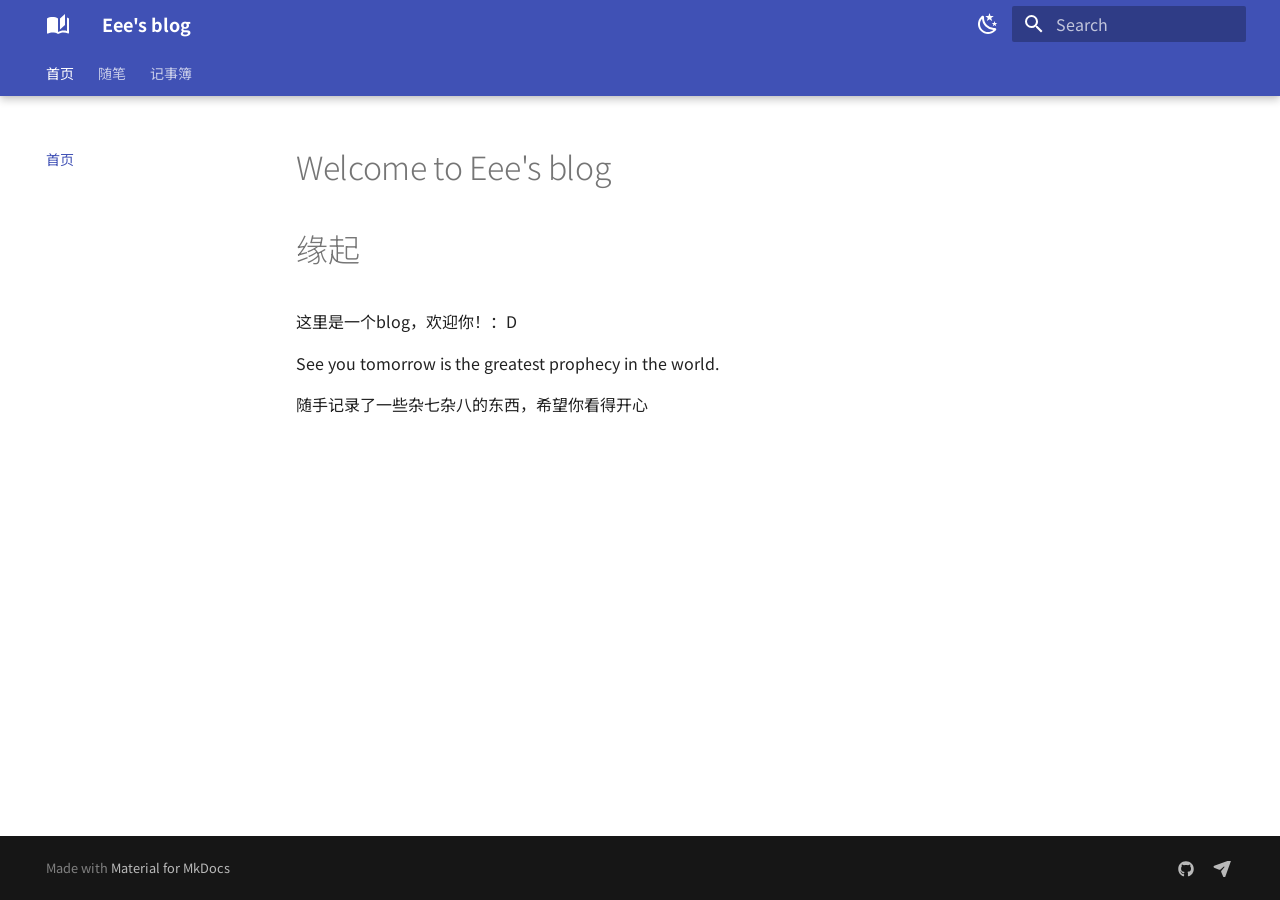
<file: index.html>
<!doctype html>
<html lang="en" class="no-js">
  <head>
    
      <meta charset="utf-8">
      <meta name="viewport" content="width=device-width,initial-scale=1">
      
      
      
        <link rel="canonical" href="https://eee616.github.io/Hello.github.lo/">
      
      
      
        <link rel="next" href="Part1/">
      
      
        
      
      
      <link rel="icon" href="assets/images/favicon.png">
      <meta name="generator" content="mkdocs-1.6.1, mkdocs-material-9.7.7">
    
    
      
        <title>Eee's blog</title>
      
    
    
      <link rel="stylesheet" href="assets/stylesheets/main.ec1eaa64.min.css">
      
        
        <link rel="stylesheet" href="assets/stylesheets/palette.ab4e12ef.min.css">
      
      


    
    
      
    
    
      
        
        
        <link rel="preconnect" href="https://fonts.gstatic.com" crossorigin>
        <link rel="stylesheet" href="https://fonts.googleapis.com/css?family=Noto+Sans+SC:300,300i,400,400i,700,700i%7CJetBrains+Mono:400,400i,700,700i&display=fallback">
        <style>:root{--md-text-font:"Noto Sans SC";--md-code-font:"JetBrains Mono"}</style>
      
    
    
      <link rel="stylesheet" href="stylesheets/extra.css">
    
    <script>__md_scope=new URL(".",location),__md_hash=e=>[...e].reduce(((e,_)=>(e<<5)-e+_.charCodeAt(0)),0),__md_get=(e,_=localStorage,t=__md_scope)=>JSON.parse(_.getItem(t.pathname+"."+e)),__md_set=(e,_,t=localStorage,a=__md_scope)=>{try{t.setItem(a.pathname+"."+e,JSON.stringify(_))}catch(e){}}</script>
    
      

    
    
  </head>
  
  
    
    
      
    
    
    
    
    <body dir="ltr" data-md-color-scheme="default" data-md-color-primary="indigo" data-md-color-accent="indigo">
  
    
    <input class="md-toggle" data-md-toggle="drawer" type="checkbox" id="__drawer" autocomplete="off">
    <input class="md-toggle" data-md-toggle="search" type="checkbox" id="__search" autocomplete="off">
    <label class="md-overlay" for="__drawer"></label>
    <div data-md-component="skip">
      
        
        <a href="#welcome-to-eees-blog" class="md-skip">
          Skip to content
        </a>
      
    </div>
    <div data-md-component="announce">
      
    </div>
    
    
      

  

<header class="md-header md-header--shadow md-header--lifted" data-md-component="header">
  <nav class="md-header__inner md-grid" aria-label="Header">
    <a href="." title="Eee&#39;s blog" class="md-header__button md-logo" aria-label="Eee's blog" data-md-component="logo">
      
  
  <svg xmlns="http://www.w3.org/2000/svg" viewBox="0 0 24 24"><path d="m19 2-5 4.5v11l5-4.5zM6.5 5C4.55 5 2.45 5.4 1 6.5v14.66c0 .25.25.5.5.5.1 0 .15-.07.25-.07 1.35-.65 3.3-1.09 4.75-1.09 1.95 0 4.05.4 5.5 1.5 1.35-.85 3.8-1.5 5.5-1.5 1.65 0 3.35.31 4.75 1.06.1.05.15.03.25.03.25 0 .5-.25.5-.5V6.5c-.6-.45-1.25-.75-2-1V19c-1.1-.35-2.3-.5-3.5-.5-1.7 0-4.15.65-5.5 1.5V6.5C10.55 5.4 8.45 5 6.5 5"/></svg>

    </a>
    <label class="md-header__button md-icon" for="__drawer">
      
      <svg xmlns="http://www.w3.org/2000/svg" viewBox="0 0 24 24"><path d="M3 6h18v2H3zm0 5h18v2H3zm0 5h18v2H3z"/></svg>
    </label>
    <div class="md-header__title" data-md-component="header-title">
      <div class="md-header__ellipsis">
        <div class="md-header__topic">
          <span class="md-ellipsis">
            Eee's blog
          </span>
        </div>
        <div class="md-header__topic" data-md-component="header-topic">
          <span class="md-ellipsis">
            
              首页
            
          </span>
        </div>
      </div>
    </div>
    
      
        <form class="md-header__option" data-md-component="palette">
  
    
    
    
    <input class="md-option" data-md-color-media="(prefers-color-scheme: light)" data-md-color-scheme="default" data-md-color-primary="indigo" data-md-color-accent="indigo"  aria-label="切换深色模式"  type="radio" name="__palette" id="__palette_0">
    
      <label class="md-header__button md-icon" title="切换深色模式" for="__palette_1" hidden>
        <svg xmlns="http://www.w3.org/2000/svg" viewBox="0 0 24 24"><path d="m17.75 4.09-2.53 1.94.91 3.06-2.63-1.81-2.63 1.81.91-3.06-2.53-1.94L12.44 4l1.06-3 1.06 3zm3.5 6.91-1.64 1.25.59 1.98-1.7-1.17-1.7 1.17.59-1.98L15.75 11l2.06-.05L18.5 9l.69 1.95zm-2.28 4.95c.83-.08 1.72 1.1 1.19 1.85-.32.45-.66.87-1.08 1.27C15.17 23 8.84 23 4.94 19.07c-3.91-3.9-3.91-10.24 0-14.14.4-.4.82-.76 1.27-1.08.75-.53 1.93.36 1.85 1.19-.27 2.86.69 5.83 2.89 8.02a9.96 9.96 0 0 0 8.02 2.89m-1.64 2.02a12.08 12.08 0 0 1-7.8-3.47c-2.17-2.19-3.33-5-3.49-7.82-2.81 3.14-2.7 7.96.31 10.98 3.02 3.01 7.84 3.12 10.98.31"/></svg>
      </label>
    
  
    
    
    
    <input class="md-option" data-md-color-media="(prefers-color-scheme: dark)" data-md-color-scheme="slate" data-md-color-primary="indigo" data-md-color-accent="indigo"  aria-label="切换浅色模式"  type="radio" name="__palette" id="__palette_1">
    
      <label class="md-header__button md-icon" title="切换浅色模式" for="__palette_0" hidden>
        <svg xmlns="http://www.w3.org/2000/svg" viewBox="0 0 24 24"><path d="M12 7a5 5 0 0 1 5 5 5 5 0 0 1-5 5 5 5 0 0 1-5-5 5 5 0 0 1 5-5m0 2a3 3 0 0 0-3 3 3 3 0 0 0 3 3 3 3 0 0 0 3-3 3 3 0 0 0-3-3m0-7 2.39 3.42C13.65 5.15 12.84 5 12 5s-1.65.15-2.39.42zM3.34 7l4.16-.35A7.2 7.2 0 0 0 5.94 8.5c-.44.74-.69 1.5-.83 2.29zm.02 10 1.76-3.77a7.131 7.131 0 0 0 2.38 4.14zM20.65 7l-1.77 3.79a7.02 7.02 0 0 0-2.38-4.15zm-.01 10-4.14.36c.59-.51 1.12-1.14 1.54-1.86.42-.73.69-1.5.83-2.29zM12 22l-2.41-3.44c.74.27 1.55.44 2.41.44.82 0 1.63-.17 2.37-.44z"/></svg>
      </label>
    
  
</form>
      
    
    
      <script>var palette=__md_get("__palette");if(palette&&palette.color){if("(prefers-color-scheme)"===palette.color.media){var media=matchMedia("(prefers-color-scheme: light)"),input=document.querySelector(media.matches?"[data-md-color-media='(prefers-color-scheme: light)']":"[data-md-color-media='(prefers-color-scheme: dark)']");palette.color.media=input.getAttribute("data-md-color-media"),palette.color.scheme=input.getAttribute("data-md-color-scheme"),palette.color.primary=input.getAttribute("data-md-color-primary"),palette.color.accent=input.getAttribute("data-md-color-accent")}for(var[key,value]of Object.entries(palette.color))document.body.setAttribute("data-md-color-"+key,value)}</script>
    
    
    
      
      
        <label class="md-header__button md-icon" for="__search">
          
          <svg xmlns="http://www.w3.org/2000/svg" viewBox="0 0 24 24"><path d="M9.5 3A6.5 6.5 0 0 1 16 9.5c0 1.61-.59 3.09-1.56 4.23l.27.27h.79l5 5-1.5 1.5-5-5v-.79l-.27-.27A6.52 6.52 0 0 1 9.5 16 6.5 6.5 0 0 1 3 9.5 6.5 6.5 0 0 1 9.5 3m0 2C7 5 5 7 5 9.5S7 14 9.5 14 14 12 14 9.5 12 5 9.5 5"/></svg>
        </label>
        <div class="md-search" data-md-component="search" role="dialog">
  <label class="md-search__overlay" for="__search"></label>
  <div class="md-search__inner" role="search">
    <form class="md-search__form" name="search">
      <input type="text" class="md-search__input" name="query" aria-label="Search" placeholder="Search" autocapitalize="off" autocorrect="off" autocomplete="off" spellcheck="false" data-md-component="search-query" required>
      <label class="md-search__icon md-icon" for="__search">
        
        <svg xmlns="http://www.w3.org/2000/svg" viewBox="0 0 24 24"><path d="M9.5 3A6.5 6.5 0 0 1 16 9.5c0 1.61-.59 3.09-1.56 4.23l.27.27h.79l5 5-1.5 1.5-5-5v-.79l-.27-.27A6.52 6.52 0 0 1 9.5 16 6.5 6.5 0 0 1 3 9.5 6.5 6.5 0 0 1 9.5 3m0 2C7 5 5 7 5 9.5S7 14 9.5 14 14 12 14 9.5 12 5 9.5 5"/></svg>
        
        <svg xmlns="http://www.w3.org/2000/svg" viewBox="0 0 24 24"><path d="M20 11v2H8l5.5 5.5-1.42 1.42L4.16 12l7.92-7.92L13.5 5.5 8 11z"/></svg>
      </label>
      <nav class="md-search__options" aria-label="Search">
        
          <a href="javascript:void(0)" class="md-search__icon md-icon" title="Share" aria-label="Share" data-clipboard data-clipboard-text="" data-md-component="search-share" tabindex="-1">
            
            <svg xmlns="http://www.w3.org/2000/svg" viewBox="0 0 24 24"><path d="M18 16.08c-.76 0-1.44.3-1.96.77L8.91 12.7c.05-.23.09-.46.09-.7s-.04-.47-.09-.7l7.05-4.11c.54.5 1.25.81 2.04.81a3 3 0 0 0 3-3 3 3 0 0 0-3-3 3 3 0 0 0-3 3c0 .24.04.47.09.7L8.04 9.81C7.5 9.31 6.79 9 6 9a3 3 0 0 0-3 3 3 3 0 0 0 3 3c.79 0 1.5-.31 2.04-.81l7.12 4.15c-.05.21-.08.43-.08.66 0 1.61 1.31 2.91 2.92 2.91s2.92-1.3 2.92-2.91A2.92 2.92 0 0 0 18 16.08"/></svg>
          </a>
        
        <button type="reset" class="md-search__icon md-icon" title="Clear" aria-label="Clear" tabindex="-1">
          
          <svg xmlns="http://www.w3.org/2000/svg" viewBox="0 0 24 24"><path d="M19 6.41 17.59 5 12 10.59 6.41 5 5 6.41 10.59 12 5 17.59 6.41 19 12 13.41 17.59 19 19 17.59 13.41 12z"/></svg>
        </button>
      </nav>
      
        <div class="md-search__suggest" data-md-component="search-suggest"></div>
      
    </form>
    <div class="md-search__output">
      <div class="md-search__scrollwrap" tabindex="0" data-md-scrollfix>
        <div class="md-search-result" data-md-component="search-result">
          <div class="md-search-result__meta">
            Initializing search
          </div>
          <ol class="md-search-result__list" role="presentation"></ol>
        </div>
      </div>
    </div>
  </div>
</div>
      
    
    
  </nav>
  
    
      
<nav class="md-tabs" aria-label="Tabs" data-md-component="tabs">
  <div class="md-grid">
    <ul class="md-tabs__list">
      
        
  
  
  
    
  
  
    <li class="md-tabs__item md-tabs__item--active">
      <a href="." class="md-tabs__link">
        
  
  
    
  
  首页

      </a>
    </li>
  

      
        
  
  
  
  
    
    
      <li class="md-tabs__item">
        <a href="Part1/" class="md-tabs__link">
          
  
  
    
  
  随笔

        </a>
      </li>
    
  

      
        
  
  
  
  
    
    
      <li class="md-tabs__item">
        <a href="Part2/" class="md-tabs__link">
          
  
  
    
  
  记事簿

        </a>
      </li>
    
  

      
    </ul>
  </div>
</nav>
    
  
</header>
    
    <div class="md-container" data-md-component="container">
      
      
        
      
      <main class="md-main" data-md-component="main">
        <div class="md-main__inner md-grid">
          
            
              
              <div class="md-sidebar md-sidebar--primary" data-md-component="sidebar" data-md-type="navigation" >
                <div class="md-sidebar__scrollwrap">
                  <div class="md-sidebar__inner">
                    


  


<nav class="md-nav md-nav--primary md-nav--lifted" aria-label="Navigation" data-md-level="0">
  <label class="md-nav__title" for="__drawer">
    <a href="." title="Eee&#39;s blog" class="md-nav__button md-logo" aria-label="Eee's blog" data-md-component="logo">
      
  
  <svg xmlns="http://www.w3.org/2000/svg" viewBox="0 0 24 24"><path d="m19 2-5 4.5v11l5-4.5zM6.5 5C4.55 5 2.45 5.4 1 6.5v14.66c0 .25.25.5.5.5.1 0 .15-.07.25-.07 1.35-.65 3.3-1.09 4.75-1.09 1.95 0 4.05.4 5.5 1.5 1.35-.85 3.8-1.5 5.5-1.5 1.65 0 3.35.31 4.75 1.06.1.05.15.03.25.03.25 0 .5-.25.5-.5V6.5c-.6-.45-1.25-.75-2-1V19c-1.1-.35-2.3-.5-3.5-.5-1.7 0-4.15.65-5.5 1.5V6.5C10.55 5.4 8.45 5 6.5 5"/></svg>

    </a>
    Eee's blog
  </label>
  
  <ul class="md-nav__list" data-md-scrollfix>
    
      
      
  
  
    
  
  
  
    <li class="md-nav__item md-nav__item--active">
      
      <input class="md-nav__toggle md-toggle" type="checkbox" id="__toc">
      
      
        
      
      
      <a href="." class="md-nav__link md-nav__link--active">
        
  
  
  <span class="md-ellipsis">
    
  
    首页
  

    
  </span>
  
  

      </a>
      
    </li>
  

    
      
      
  
  
  
  
    
    
      
        
          
        
      
    
    
    
      
      
    
    
    <li class="md-nav__item md-nav__item--nested">
      
        
        
        <input class="md-nav__toggle md-toggle " type="checkbox" id="__nav_2" >
        
          
          <div class="md-nav__link md-nav__container">
            <a href="Part1/" class="md-nav__link ">
              
  
  
  <span class="md-ellipsis">
    
  
    随笔
  

    
  </span>
  
  

            </a>
            
          </div>
        
        <nav class="md-nav" data-md-level="1" aria-labelledby="__nav_2_label" aria-expanded="false">
          <label class="md-nav__title" for="__nav_2">
            <span class="md-nav__icon md-icon"></span>
            
  
    随笔
  

          </label>
          <ul class="md-nav__list" data-md-scrollfix>
            
              
            
          </ul>
        </nav>
      
    </li>
  

    
      
      
  
  
  
  
    
    
      
        
          
        
      
    
    
    
      
      
    
    
    <li class="md-nav__item md-nav__item--nested">
      
        
        
        <input class="md-nav__toggle md-toggle " type="checkbox" id="__nav_3" >
        
          
          <div class="md-nav__link md-nav__container">
            <a href="Part2/" class="md-nav__link ">
              
  
  
  <span class="md-ellipsis">
    
  
    记事簿
  

    
  </span>
  
  

            </a>
            
          </div>
        
        <nav class="md-nav" data-md-level="1" aria-labelledby="__nav_3_label" aria-expanded="false">
          <label class="md-nav__title" for="__nav_3">
            <span class="md-nav__icon md-icon"></span>
            
  
    记事簿
  

          </label>
          <ul class="md-nav__list" data-md-scrollfix>
            
              
            
          </ul>
        </nav>
      
    </li>
  

    
  </ul>
</nav>
                  </div>
                </div>
              </div>
            
            
              
              <div class="md-sidebar md-sidebar--secondary" data-md-component="sidebar" data-md-type="toc" >
                <div class="md-sidebar__scrollwrap">
                  <div class="md-sidebar__inner">
                    

<nav class="md-nav md-nav--secondary" aria-label="Table of contents">
  
  
  
    
  
  
</nav>
                  </div>
                </div>
              </div>
            
          
          
            <div class="md-content" data-md-component="content">
              
              <article class="md-content__inner md-typeset">
                
                  



<h1 id="welcome-to-eees-blog">Welcome to Eee's blog</h1>
<h1 id="_1">缘起</h1>
<p>这里是一个blog，欢迎你！：D</p>
<p>See you tomorrow is the greatest prophecy in the world.</p>
<p>随手记录了一些杂七杂八的东西，希望你看得开心</p>







  
  






                
              </article>
            </div>
          
          
<script>var target=document.getElementById(location.hash.slice(1));target&&target.name&&(target.checked=target.name.startsWith("__tabbed_"))</script>
        </div>
        
          <button type="button" class="md-top md-icon" data-md-component="top" hidden>
  
  <svg xmlns="http://www.w3.org/2000/svg" viewBox="0 0 24 24"><path d="M13 20h-2V8l-5.5 5.5-1.42-1.42L12 4.16l7.92 7.92-1.42 1.42L13 8z"/></svg>
  Back to top
</button>
        
      </main>
      
        <footer class="md-footer">
  
  <div class="md-footer-meta md-typeset">
    <div class="md-footer-meta__inner md-grid">
      <div class="md-copyright">
  
  
    Made with
    <a href="https://squidfunk.github.io/mkdocs-material/" target="_blank" rel="noopener">
      Material for MkDocs
    </a>
  
</div>
      
        
<div class="md-social">
  
    
    
    
    
      
      
    
    <a href="https://github.com/Eee616" target="_blank" rel="noopener" title="github.com" class="md-social__link">
      <svg xmlns="http://www.w3.org/2000/svg" viewBox="0 0 512 512"><!--! Font Awesome Free 7.1.0 by @fontawesome - https://fontawesome.com License - https://fontawesome.com/license/free (Icons: CC BY 4.0, Fonts: SIL OFL 1.1, Code: MIT License) Copyright 2025 Fonticons, Inc.--><path d="M173.9 397.4c0 2-2.3 3.6-5.2 3.6-3.3.3-5.6-1.3-5.6-3.6 0-2 2.3-3.6 5.2-3.6 3-.3 5.6 1.3 5.6 3.6m-31.1-4.5c-.7 2 1.3 4.3 4.3 4.9 2.6 1 5.6 0 6.2-2s-1.3-4.3-4.3-5.2c-2.6-.7-5.5.3-6.2 2.3m44.2-1.7c-2.9.7-4.9 2.6-4.6 4.9.3 2 2.9 3.3 5.9 2.6 2.9-.7 4.9-2.6 4.6-4.6-.3-1.9-3-3.2-5.9-2.9M252.8 8C114.1 8 8 113.3 8 252c0 110.9 69.8 205.8 169.5 239.2 12.8 2.3 17.3-5.6 17.3-12.1 0-6.2-.3-40.4-.3-61.4 0 0-70 15-84.7-29.8 0 0-11.4-29.1-27.8-36.6 0 0-22.9-15.7 1.6-15.4 0 0 24.9 2 38.6 25.8 21.9 38.6 58.6 27.5 72.9 20.9 2.3-16 8.8-27.1 16-33.7-55.9-6.2-112.3-14.3-112.3-110.5 0-27.5 7.6-41.3 23.6-58.9-2.6-6.5-11.1-33.3 2.6-67.9 20.9-6.5 69 27 69 27 20-5.6 41.5-8.5 62.8-8.5s42.8 2.9 62.8 8.5c0 0 48.1-33.6 69-27 13.7 34.7 5.2 61.4 2.6 67.9 16 17.7 25.8 31.5 25.8 58.9 0 96.5-58.9 104.2-114.8 110.5 9.2 7.9 17 22.9 17 46.4 0 33.7-.3 75.4-.3 83.6 0 6.5 4.6 14.4 17.3 12.1C436.2 457.8 504 362.9 504 252 504 113.3 391.5 8 252.8 8M105.2 352.9c-1.3 1-1 3.3.7 5.2 1.6 1.6 3.9 2.3 5.2 1 1.3-1 1-3.3-.7-5.2-1.6-1.6-3.9-2.3-5.2-1m-10.8-8.1c-.7 1.3.3 2.9 2.3 3.9 1.6 1 3.6.7 4.3-.7.7-1.3-.3-2.9-2.3-3.9-2-.6-3.6-.3-4.3.7m32.4 35.6c-1.6 1.3-1 4.3 1.3 6.2 2.3 2.3 5.2 2.6 6.5 1 1.3-1.3.7-4.3-1.3-6.2-2.2-2.3-5.2-2.6-6.5-1m-11.4-14.7c-1.6 1-1.6 3.6 0 5.9s4.3 3.3 5.6 2.3c1.6-1.3 1.6-3.9 0-6.2-1.4-2.3-4-3.3-5.6-2"/></svg>
    </a>
  
    
    
    
    
    <a href="mailto:cy06-20@qq.com" target="_blank" rel="noopener" title="" class="md-social__link">
      <svg xmlns="http://www.w3.org/2000/svg" viewBox="0 0 576 512"><!--! Font Awesome Free 7.1.0 by @fontawesome - https://fontawesome.com License - https://fontawesome.com/license/free (Icons: CC BY 4.0, Fonts: SIL OFL 1.1, Code: MIT License) Copyright 2025 Fonticons, Inc.--><path d="M536.4-26.3c9.8-3.5 20.6-1 28 6.3s9.8 18.2 6.3 28l-178 496.9c-5 13.9-18.1 23.1-32.8 23.1-14.2 0-27-8.6-32.3-21.7l-64.2-158c-4.5-11-2.5-23.6 5.2-32.6l94.5-112.4c5.1-6.1 4.7-15-.9-20.6s-14.6-6-20.6-.9l-112.4 94.3c-9.1 7.6-21.6 9.6-32.6 5.2L38.1 216.8c-13.1-5.3-21.7-18.1-21.7-32.3 0-14.7 9.2-27.8 23.1-32.8z"/></svg>
    </a>
  
</div>
      
    </div>
  </div>
</footer>
      
    </div>
    <div class="md-dialog" data-md-component="dialog">
      <div class="md-dialog__inner md-typeset"></div>
    </div>
    
    
    
      
      
      <script id="__config" type="application/json">{"annotate": null, "base": ".", "features": ["navigation.tabs", "navigation.tabs.sticky", "navigation.top", "search.suggest", "search.highlight", "search.share", "navigation.indexes"], "search": "assets/javascripts/workers/search.2c215733.min.js", "tags": null, "translations": {"clipboard.copied": "Copied to clipboard", "clipboard.copy": "Copy to clipboard", "search.result.more.one": "1 more on this page", "search.result.more.other": "# more on this page", "search.result.none": "No matching documents", "search.result.one": "1 matching document", "search.result.other": "# matching documents", "search.result.placeholder": "Type to start searching", "search.result.term.missing": "Missing", "select.version": "Select version"}, "version": null}</script>
    
    
      <script src="assets/javascripts/bundle.d7400e89.min.js"></script>
      
    
  </body>
</html>
</file>
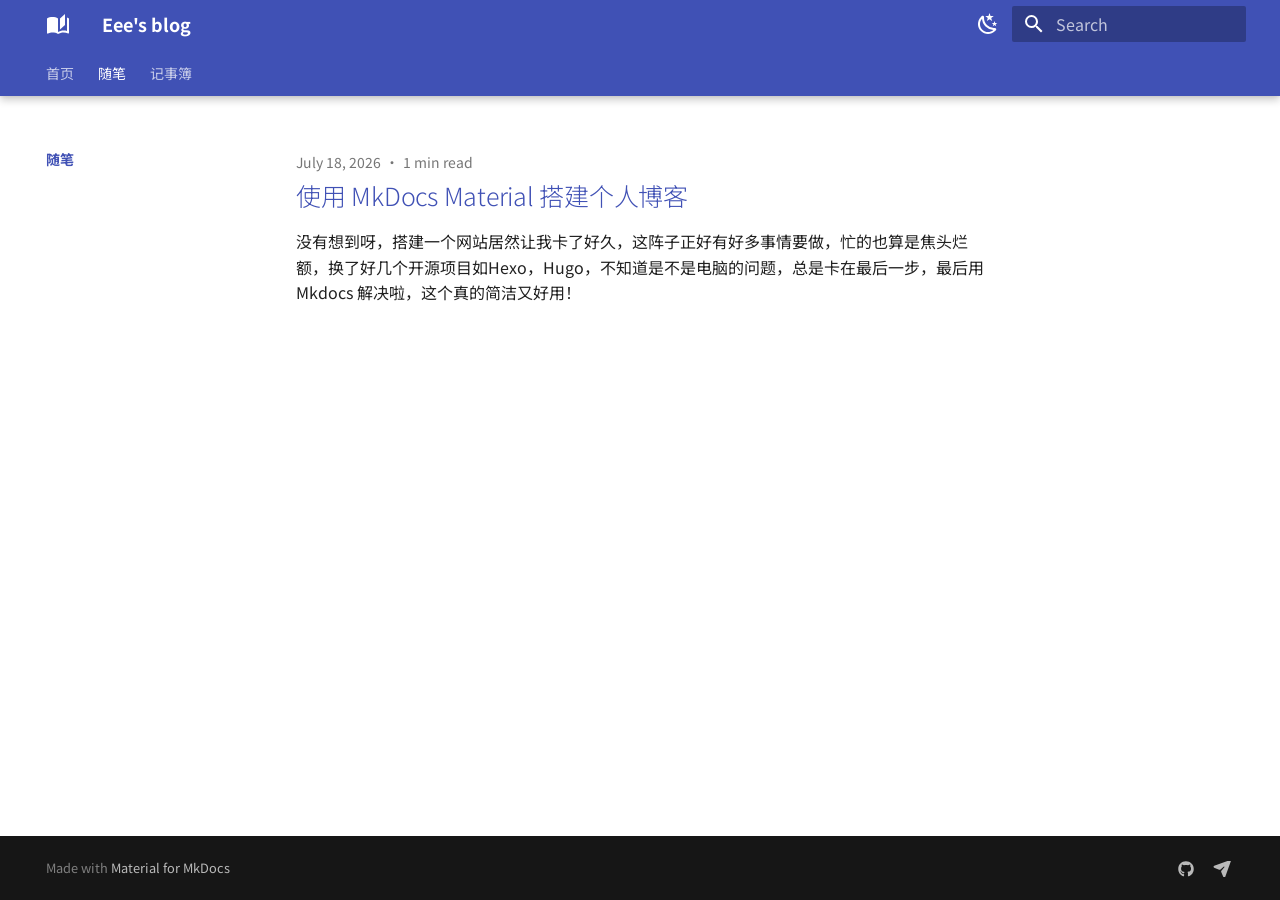
<file: Part1/index.html>
<!doctype html>
<html lang="en" class="no-js">
  <head>
    
      <meta charset="utf-8">
      <meta name="viewport" content="width=device-width,initial-scale=1">
      
      
      
        <link rel="canonical" href="https://eee616.github.io/Hello.github.lo/Part1/">
      
      
        <link rel="prev" href="..">
      
      
        <link rel="next" href="../Part2/">
      
      
        
      
      
      <link rel="icon" href="../assets/images/favicon.png">
      <meta name="generator" content="mkdocs-1.6.1, mkdocs-material-9.7.7">
    
    
      
        <title>Index - Eee's blog</title>
      
    
    
      <link rel="stylesheet" href="../assets/stylesheets/main.ec1eaa64.min.css">
      
        
        <link rel="stylesheet" href="../assets/stylesheets/palette.ab4e12ef.min.css">
      
      


    
    
      
    
    
      
        
        
        <link rel="preconnect" href="https://fonts.gstatic.com" crossorigin>
        <link rel="stylesheet" href="https://fonts.googleapis.com/css?family=Noto+Sans+SC:300,300i,400,400i,700,700i%7CJetBrains+Mono:400,400i,700,700i&display=fallback">
        <style>:root{--md-text-font:"Noto Sans SC";--md-code-font:"JetBrains Mono"}</style>
      
    
    
      <link rel="stylesheet" href="../stylesheets/extra.css">
    
    <script>__md_scope=new URL("..",location),__md_hash=e=>[...e].reduce(((e,_)=>(e<<5)-e+_.charCodeAt(0)),0),__md_get=(e,_=localStorage,t=__md_scope)=>JSON.parse(_.getItem(t.pathname+"."+e)),__md_set=(e,_,t=localStorage,a=__md_scope)=>{try{t.setItem(a.pathname+"."+e,JSON.stringify(_))}catch(e){}}</script>
    
      

    
    
  </head>
  
  
    
    
      
    
    
    
    
    <body dir="ltr" data-md-color-scheme="default" data-md-color-primary="indigo" data-md-color-accent="indigo">
  
    
    <input class="md-toggle" data-md-toggle="drawer" type="checkbox" id="__drawer" autocomplete="off">
    <input class="md-toggle" data-md-toggle="search" type="checkbox" id="__search" autocomplete="off">
    <label class="md-overlay" for="__drawer"></label>
    <div data-md-component="skip">
      
    </div>
    <div data-md-component="announce">
      
    </div>
    
    
      

  

<header class="md-header md-header--shadow md-header--lifted" data-md-component="header">
  <nav class="md-header__inner md-grid" aria-label="Header">
    <a href=".." title="Eee&#39;s blog" class="md-header__button md-logo" aria-label="Eee's blog" data-md-component="logo">
      
  
  <svg xmlns="http://www.w3.org/2000/svg" viewBox="0 0 24 24"><path d="m19 2-5 4.5v11l5-4.5zM6.5 5C4.55 5 2.45 5.4 1 6.5v14.66c0 .25.25.5.5.5.1 0 .15-.07.25-.07 1.35-.65 3.3-1.09 4.75-1.09 1.95 0 4.05.4 5.5 1.5 1.35-.85 3.8-1.5 5.5-1.5 1.65 0 3.35.31 4.75 1.06.1.05.15.03.25.03.25 0 .5-.25.5-.5V6.5c-.6-.45-1.25-.75-2-1V19c-1.1-.35-2.3-.5-3.5-.5-1.7 0-4.15.65-5.5 1.5V6.5C10.55 5.4 8.45 5 6.5 5"/></svg>

    </a>
    <label class="md-header__button md-icon" for="__drawer">
      
      <svg xmlns="http://www.w3.org/2000/svg" viewBox="0 0 24 24"><path d="M3 6h18v2H3zm0 5h18v2H3zm0 5h18v2H3z"/></svg>
    </label>
    <div class="md-header__title" data-md-component="header-title">
      <div class="md-header__ellipsis">
        <div class="md-header__topic">
          <span class="md-ellipsis">
            Eee's blog
          </span>
        </div>
        <div class="md-header__topic" data-md-component="header-topic">
          <span class="md-ellipsis">
            
              Index
            
          </span>
        </div>
      </div>
    </div>
    
      
        <form class="md-header__option" data-md-component="palette">
  
    
    
    
    <input class="md-option" data-md-color-media="(prefers-color-scheme: light)" data-md-color-scheme="default" data-md-color-primary="indigo" data-md-color-accent="indigo"  aria-label="切换深色模式"  type="radio" name="__palette" id="__palette_0">
    
      <label class="md-header__button md-icon" title="切换深色模式" for="__palette_1" hidden>
        <svg xmlns="http://www.w3.org/2000/svg" viewBox="0 0 24 24"><path d="m17.75 4.09-2.53 1.94.91 3.06-2.63-1.81-2.63 1.81.91-3.06-2.53-1.94L12.44 4l1.06-3 1.06 3zm3.5 6.91-1.64 1.25.59 1.98-1.7-1.17-1.7 1.17.59-1.98L15.75 11l2.06-.05L18.5 9l.69 1.95zm-2.28 4.95c.83-.08 1.72 1.1 1.19 1.85-.32.45-.66.87-1.08 1.27C15.17 23 8.84 23 4.94 19.07c-3.91-3.9-3.91-10.24 0-14.14.4-.4.82-.76 1.27-1.08.75-.53 1.93.36 1.85 1.19-.27 2.86.69 5.83 2.89 8.02a9.96 9.96 0 0 0 8.02 2.89m-1.64 2.02a12.08 12.08 0 0 1-7.8-3.47c-2.17-2.19-3.33-5-3.49-7.82-2.81 3.14-2.7 7.96.31 10.98 3.02 3.01 7.84 3.12 10.98.31"/></svg>
      </label>
    
  
    
    
    
    <input class="md-option" data-md-color-media="(prefers-color-scheme: dark)" data-md-color-scheme="slate" data-md-color-primary="indigo" data-md-color-accent="indigo"  aria-label="切换浅色模式"  type="radio" name="__palette" id="__palette_1">
    
      <label class="md-header__button md-icon" title="切换浅色模式" for="__palette_0" hidden>
        <svg xmlns="http://www.w3.org/2000/svg" viewBox="0 0 24 24"><path d="M12 7a5 5 0 0 1 5 5 5 5 0 0 1-5 5 5 5 0 0 1-5-5 5 5 0 0 1 5-5m0 2a3 3 0 0 0-3 3 3 3 0 0 0 3 3 3 3 0 0 0 3-3 3 3 0 0 0-3-3m0-7 2.39 3.42C13.65 5.15 12.84 5 12 5s-1.65.15-2.39.42zM3.34 7l4.16-.35A7.2 7.2 0 0 0 5.94 8.5c-.44.74-.69 1.5-.83 2.29zm.02 10 1.76-3.77a7.131 7.131 0 0 0 2.38 4.14zM20.65 7l-1.77 3.79a7.02 7.02 0 0 0-2.38-4.15zm-.01 10-4.14.36c.59-.51 1.12-1.14 1.54-1.86.42-.73.69-1.5.83-2.29zM12 22l-2.41-3.44c.74.27 1.55.44 2.41.44.82 0 1.63-.17 2.37-.44z"/></svg>
      </label>
    
  
</form>
      
    
    
      <script>var palette=__md_get("__palette");if(palette&&palette.color){if("(prefers-color-scheme)"===palette.color.media){var media=matchMedia("(prefers-color-scheme: light)"),input=document.querySelector(media.matches?"[data-md-color-media='(prefers-color-scheme: light)']":"[data-md-color-media='(prefers-color-scheme: dark)']");palette.color.media=input.getAttribute("data-md-color-media"),palette.color.scheme=input.getAttribute("data-md-color-scheme"),palette.color.primary=input.getAttribute("data-md-color-primary"),palette.color.accent=input.getAttribute("data-md-color-accent")}for(var[key,value]of Object.entries(palette.color))document.body.setAttribute("data-md-color-"+key,value)}</script>
    
    
    
      
      
        <label class="md-header__button md-icon" for="__search">
          
          <svg xmlns="http://www.w3.org/2000/svg" viewBox="0 0 24 24"><path d="M9.5 3A6.5 6.5 0 0 1 16 9.5c0 1.61-.59 3.09-1.56 4.23l.27.27h.79l5 5-1.5 1.5-5-5v-.79l-.27-.27A6.52 6.52 0 0 1 9.5 16 6.5 6.5 0 0 1 3 9.5 6.5 6.5 0 0 1 9.5 3m0 2C7 5 5 7 5 9.5S7 14 9.5 14 14 12 14 9.5 12 5 9.5 5"/></svg>
        </label>
        <div class="md-search" data-md-component="search" role="dialog">
  <label class="md-search__overlay" for="__search"></label>
  <div class="md-search__inner" role="search">
    <form class="md-search__form" name="search">
      <input type="text" class="md-search__input" name="query" aria-label="Search" placeholder="Search" autocapitalize="off" autocorrect="off" autocomplete="off" spellcheck="false" data-md-component="search-query" required>
      <label class="md-search__icon md-icon" for="__search">
        
        <svg xmlns="http://www.w3.org/2000/svg" viewBox="0 0 24 24"><path d="M9.5 3A6.5 6.5 0 0 1 16 9.5c0 1.61-.59 3.09-1.56 4.23l.27.27h.79l5 5-1.5 1.5-5-5v-.79l-.27-.27A6.52 6.52 0 0 1 9.5 16 6.5 6.5 0 0 1 3 9.5 6.5 6.5 0 0 1 9.5 3m0 2C7 5 5 7 5 9.5S7 14 9.5 14 14 12 14 9.5 12 5 9.5 5"/></svg>
        
        <svg xmlns="http://www.w3.org/2000/svg" viewBox="0 0 24 24"><path d="M20 11v2H8l5.5 5.5-1.42 1.42L4.16 12l7.92-7.92L13.5 5.5 8 11z"/></svg>
      </label>
      <nav class="md-search__options" aria-label="Search">
        
          <a href="javascript:void(0)" class="md-search__icon md-icon" title="Share" aria-label="Share" data-clipboard data-clipboard-text="" data-md-component="search-share" tabindex="-1">
            
            <svg xmlns="http://www.w3.org/2000/svg" viewBox="0 0 24 24"><path d="M18 16.08c-.76 0-1.44.3-1.96.77L8.91 12.7c.05-.23.09-.46.09-.7s-.04-.47-.09-.7l7.05-4.11c.54.5 1.25.81 2.04.81a3 3 0 0 0 3-3 3 3 0 0 0-3-3 3 3 0 0 0-3 3c0 .24.04.47.09.7L8.04 9.81C7.5 9.31 6.79 9 6 9a3 3 0 0 0-3 3 3 3 0 0 0 3 3c.79 0 1.5-.31 2.04-.81l7.12 4.15c-.05.21-.08.43-.08.66 0 1.61 1.31 2.91 2.92 2.91s2.92-1.3 2.92-2.91A2.92 2.92 0 0 0 18 16.08"/></svg>
          </a>
        
        <button type="reset" class="md-search__icon md-icon" title="Clear" aria-label="Clear" tabindex="-1">
          
          <svg xmlns="http://www.w3.org/2000/svg" viewBox="0 0 24 24"><path d="M19 6.41 17.59 5 12 10.59 6.41 5 5 6.41 10.59 12 5 17.59 6.41 19 12 13.41 17.59 19 19 17.59 13.41 12z"/></svg>
        </button>
      </nav>
      
        <div class="md-search__suggest" data-md-component="search-suggest"></div>
      
    </form>
    <div class="md-search__output">
      <div class="md-search__scrollwrap" tabindex="0" data-md-scrollfix>
        <div class="md-search-result" data-md-component="search-result">
          <div class="md-search-result__meta">
            Initializing search
          </div>
          <ol class="md-search-result__list" role="presentation"></ol>
        </div>
      </div>
    </div>
  </div>
</div>
      
    
    
  </nav>
  
    
      
<nav class="md-tabs" aria-label="Tabs" data-md-component="tabs">
  <div class="md-grid">
    <ul class="md-tabs__list">
      
        
  
  
  
  
    <li class="md-tabs__item">
      <a href=".." class="md-tabs__link">
        
  
  
    
  
  首页

      </a>
    </li>
  

      
        
  
  
  
    
  
  
    
    
      <li class="md-tabs__item md-tabs__item--active">
        <a href="./" class="md-tabs__link">
          
  
  
    
  
  随笔

        </a>
      </li>
    
  

      
        
  
  
  
  
    
    
      <li class="md-tabs__item">
        <a href="../Part2/" class="md-tabs__link">
          
  
  
    
  
  记事簿

        </a>
      </li>
    
  

      
    </ul>
  </div>
</nav>
    
  
</header>
    
    <div class="md-container" data-md-component="container">
      
      
        
      
      <main class="md-main" data-md-component="main">
        <div class="md-main__inner md-grid">
          
            
              
              <div class="md-sidebar md-sidebar--primary" data-md-component="sidebar" data-md-type="navigation" >
                <div class="md-sidebar__scrollwrap">
                  <div class="md-sidebar__inner">
                    


  


<nav class="md-nav md-nav--primary md-nav--lifted" aria-label="Navigation" data-md-level="0">
  <label class="md-nav__title" for="__drawer">
    <a href=".." title="Eee&#39;s blog" class="md-nav__button md-logo" aria-label="Eee's blog" data-md-component="logo">
      
  
  <svg xmlns="http://www.w3.org/2000/svg" viewBox="0 0 24 24"><path d="m19 2-5 4.5v11l5-4.5zM6.5 5C4.55 5 2.45 5.4 1 6.5v14.66c0 .25.25.5.5.5.1 0 .15-.07.25-.07 1.35-.65 3.3-1.09 4.75-1.09 1.95 0 4.05.4 5.5 1.5 1.35-.85 3.8-1.5 5.5-1.5 1.65 0 3.35.31 4.75 1.06.1.05.15.03.25.03.25 0 .5-.25.5-.5V6.5c-.6-.45-1.25-.75-2-1V19c-1.1-.35-2.3-.5-3.5-.5-1.7 0-4.15.65-5.5 1.5V6.5C10.55 5.4 8.45 5 6.5 5"/></svg>

    </a>
    Eee's blog
  </label>
  
  <ul class="md-nav__list" data-md-scrollfix>
    
      
      
  
  
  
  
    <li class="md-nav__item">
      <a href=".." class="md-nav__link">
        
  
  
  <span class="md-ellipsis">
    
  
    首页
  

    
  </span>
  
  

      </a>
    </li>
  

    
      
      
  
  
    
  
  
  
    
    
      
        
          
        
      
    
    
    
      
        
        
      
      
    
    
    <li class="md-nav__item md-nav__item--active md-nav__item--section md-nav__item--nested">
      
        
        
        <input class="md-nav__toggle md-toggle " type="checkbox" id="__nav_2" checked>
        
          
          <div class="md-nav__link md-nav__container">
            <a href="./" class="md-nav__link md-nav__link--active">
              
  
  
  <span class="md-ellipsis">
    
  
    随笔
  

    
  </span>
  
  

            </a>
            
          </div>
        
        <nav class="md-nav" data-md-level="1" aria-labelledby="__nav_2_label" aria-expanded="true">
          <label class="md-nav__title" for="__nav_2">
            <span class="md-nav__icon md-icon"></span>
            
  
    随笔
  

          </label>
          <ul class="md-nav__list" data-md-scrollfix>
            
              
            
          </ul>
        </nav>
      
    </li>
  

    
      
      
  
  
  
  
    
    
      
        
          
        
      
    
    
    
      
      
    
    
    <li class="md-nav__item md-nav__item--nested">
      
        
        
        <input class="md-nav__toggle md-toggle " type="checkbox" id="__nav_3" >
        
          
          <div class="md-nav__link md-nav__container">
            <a href="../Part2/" class="md-nav__link ">
              
  
  
  <span class="md-ellipsis">
    
  
    记事簿
  

    
  </span>
  
  

            </a>
            
          </div>
        
        <nav class="md-nav" data-md-level="1" aria-labelledby="__nav_3_label" aria-expanded="false">
          <label class="md-nav__title" for="__nav_3">
            <span class="md-nav__icon md-icon"></span>
            
  
    记事簿
  

          </label>
          <ul class="md-nav__list" data-md-scrollfix>
            
              
            
          </ul>
        </nav>
      
    </li>
  

    
  </ul>
</nav>
                  </div>
                </div>
              </div>
            
            
              
              <div class="md-sidebar md-sidebar--secondary" data-md-component="sidebar" data-md-type="toc" >
                <div class="md-sidebar__scrollwrap">
                  <div class="md-sidebar__inner">
                    

<nav class="md-nav md-nav--secondary" aria-label="Table of contents">
  
  
  
  
</nav>
                  </div>
                </div>
              </div>
            
          
          
  <div class="md-content" data-md-component="content">
    <div class="md-content__inner">
      <header class="md-typeset">
        
      </header>
      
        <article class="md-post md-post--excerpt">
  <header class="md-post__header">
    
    <div class="md-post__meta md-meta">
      <ul class="md-meta__list">
        <li class="md-meta__item">
          <time datetime="2026-07-18 00:00:00+00:00">July 18, 2026</time></li>
        
        
          
          <li class="md-meta__item">
            
              1 min read
            
          </li>
        
        
      </ul>
      
    </div>
  </header>
  <div class="md-post__content md-typeset">
    <h2 id="mkdocs-material"><a class="toclink" href="2026/07/18/%E6%90%AD%E5%BB%BA%E4%B8%80%E4%B8%AA%E4%B8%AA%E4%BA%BAblog%E7%BD%91%E7%AB%99/">使用 MkDocs Material 搭建个人博客</a></h2>
<p>没有想到呀，搭建一个网站居然让我卡了好久，这阵子正好有好多事情要做，忙的也算是焦头烂额，换了好几个开源项目如Hexo，Hugo，不知道是不是电脑的问题，总是卡在最后一步，最后用Mkdocs
解决啦，这个真的简洁又好用！</p>
    
    
  </div>
</article>
      
      
        
          



<nav class="md-pagination">
  
</nav>
        
      
    </div>
  </div>

          
<script>var target=document.getElementById(location.hash.slice(1));target&&target.name&&(target.checked=target.name.startsWith("__tabbed_"))</script>
        </div>
        
          <button type="button" class="md-top md-icon" data-md-component="top" hidden>
  
  <svg xmlns="http://www.w3.org/2000/svg" viewBox="0 0 24 24"><path d="M13 20h-2V8l-5.5 5.5-1.42-1.42L12 4.16l7.92 7.92-1.42 1.42L13 8z"/></svg>
  Back to top
</button>
        
      </main>
      
        <footer class="md-footer">
  
  <div class="md-footer-meta md-typeset">
    <div class="md-footer-meta__inner md-grid">
      <div class="md-copyright">
  
  
    Made with
    <a href="https://squidfunk.github.io/mkdocs-material/" target="_blank" rel="noopener">
      Material for MkDocs
    </a>
  
</div>
      
        
<div class="md-social">
  
    
    
    
    
      
      
    
    <a href="https://github.com/Eee616" target="_blank" rel="noopener" title="github.com" class="md-social__link">
      <svg xmlns="http://www.w3.org/2000/svg" viewBox="0 0 512 512"><!--! Font Awesome Free 7.1.0 by @fontawesome - https://fontawesome.com License - https://fontawesome.com/license/free (Icons: CC BY 4.0, Fonts: SIL OFL 1.1, Code: MIT License) Copyright 2025 Fonticons, Inc.--><path d="M173.9 397.4c0 2-2.3 3.6-5.2 3.6-3.3.3-5.6-1.3-5.6-3.6 0-2 2.3-3.6 5.2-3.6 3-.3 5.6 1.3 5.6 3.6m-31.1-4.5c-.7 2 1.3 4.3 4.3 4.9 2.6 1 5.6 0 6.2-2s-1.3-4.3-4.3-5.2c-2.6-.7-5.5.3-6.2 2.3m44.2-1.7c-2.9.7-4.9 2.6-4.6 4.9.3 2 2.9 3.3 5.9 2.6 2.9-.7 4.9-2.6 4.6-4.6-.3-1.9-3-3.2-5.9-2.9M252.8 8C114.1 8 8 113.3 8 252c0 110.9 69.8 205.8 169.5 239.2 12.8 2.3 17.3-5.6 17.3-12.1 0-6.2-.3-40.4-.3-61.4 0 0-70 15-84.7-29.8 0 0-11.4-29.1-27.8-36.6 0 0-22.9-15.7 1.6-15.4 0 0 24.9 2 38.6 25.8 21.9 38.6 58.6 27.5 72.9 20.9 2.3-16 8.8-27.1 16-33.7-55.9-6.2-112.3-14.3-112.3-110.5 0-27.5 7.6-41.3 23.6-58.9-2.6-6.5-11.1-33.3 2.6-67.9 20.9-6.5 69 27 69 27 20-5.6 41.5-8.5 62.8-8.5s42.8 2.9 62.8 8.5c0 0 48.1-33.6 69-27 13.7 34.7 5.2 61.4 2.6 67.9 16 17.7 25.8 31.5 25.8 58.9 0 96.5-58.9 104.2-114.8 110.5 9.2 7.9 17 22.9 17 46.4 0 33.7-.3 75.4-.3 83.6 0 6.5 4.6 14.4 17.3 12.1C436.2 457.8 504 362.9 504 252 504 113.3 391.5 8 252.8 8M105.2 352.9c-1.3 1-1 3.3.7 5.2 1.6 1.6 3.9 2.3 5.2 1 1.3-1 1-3.3-.7-5.2-1.6-1.6-3.9-2.3-5.2-1m-10.8-8.1c-.7 1.3.3 2.9 2.3 3.9 1.6 1 3.6.7 4.3-.7.7-1.3-.3-2.9-2.3-3.9-2-.6-3.6-.3-4.3.7m32.4 35.6c-1.6 1.3-1 4.3 1.3 6.2 2.3 2.3 5.2 2.6 6.5 1 1.3-1.3.7-4.3-1.3-6.2-2.2-2.3-5.2-2.6-6.5-1m-11.4-14.7c-1.6 1-1.6 3.6 0 5.9s4.3 3.3 5.6 2.3c1.6-1.3 1.6-3.9 0-6.2-1.4-2.3-4-3.3-5.6-2"/></svg>
    </a>
  
    
    
    
    
    <a href="mailto:cy06-20@qq.com" target="_blank" rel="noopener" title="" class="md-social__link">
      <svg xmlns="http://www.w3.org/2000/svg" viewBox="0 0 576 512"><!--! Font Awesome Free 7.1.0 by @fontawesome - https://fontawesome.com License - https://fontawesome.com/license/free (Icons: CC BY 4.0, Fonts: SIL OFL 1.1, Code: MIT License) Copyright 2025 Fonticons, Inc.--><path d="M536.4-26.3c9.8-3.5 20.6-1 28 6.3s9.8 18.2 6.3 28l-178 496.9c-5 13.9-18.1 23.1-32.8 23.1-14.2 0-27-8.6-32.3-21.7l-64.2-158c-4.5-11-2.5-23.6 5.2-32.6l94.5-112.4c5.1-6.1 4.7-15-.9-20.6s-14.6-6-20.6-.9l-112.4 94.3c-9.1 7.6-21.6 9.6-32.6 5.2L38.1 216.8c-13.1-5.3-21.7-18.1-21.7-32.3 0-14.7 9.2-27.8 23.1-32.8z"/></svg>
    </a>
  
</div>
      
    </div>
  </div>
</footer>
      
    </div>
    <div class="md-dialog" data-md-component="dialog">
      <div class="md-dialog__inner md-typeset"></div>
    </div>
    
    
    
      
      
      <script id="__config" type="application/json">{"annotate": null, "base": "..", "features": ["navigation.tabs", "navigation.tabs.sticky", "navigation.top", "search.suggest", "search.highlight", "search.share", "navigation.indexes"], "search": "../assets/javascripts/workers/search.2c215733.min.js", "tags": null, "translations": {"clipboard.copied": "Copied to clipboard", "clipboard.copy": "Copy to clipboard", "search.result.more.one": "1 more on this page", "search.result.more.other": "# more on this page", "search.result.none": "No matching documents", "search.result.one": "1 matching document", "search.result.other": "# matching documents", "search.result.placeholder": "Type to start searching", "search.result.term.missing": "Missing", "select.version": "Select version"}, "version": null}</script>
    
    
      <script src="../assets/javascripts/bundle.d7400e89.min.js"></script>
      
    
  </body>
</html>
</file>
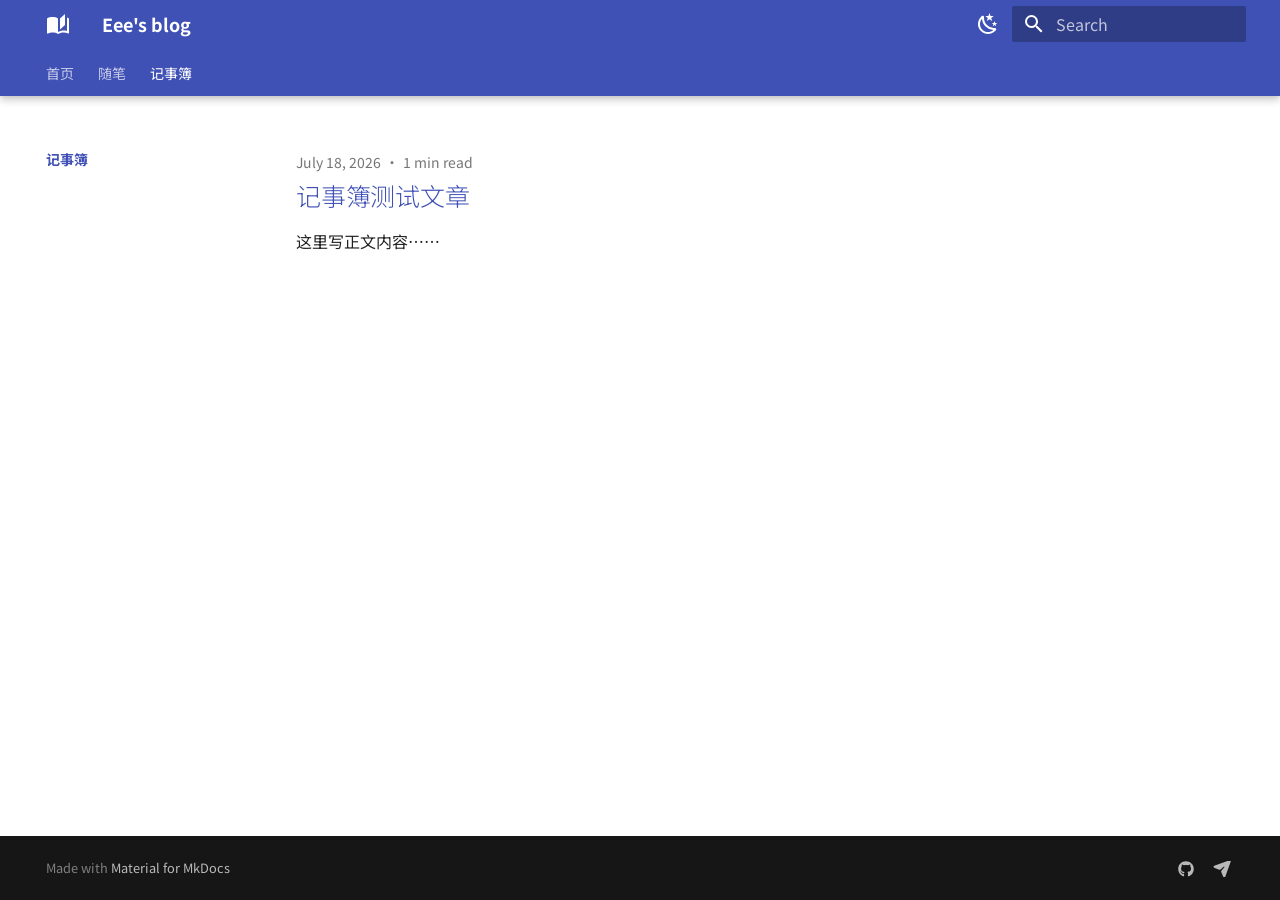
<file: Part2/index.html>
<!doctype html>
<html lang="en" class="no-js">
  <head>
    
      <meta charset="utf-8">
      <meta name="viewport" content="width=device-width,initial-scale=1">
      
      
      
        <link rel="canonical" href="https://eee616.github.io/Hello.github.lo/Part2/">
      
      
        <link rel="prev" href="../Part1/">
      
      
      
        
      
      
      <link rel="icon" href="../assets/images/favicon.png">
      <meta name="generator" content="mkdocs-1.6.1, mkdocs-material-9.7.7">
    
    
      
        <title>Index - Eee's blog</title>
      
    
    
      <link rel="stylesheet" href="../assets/stylesheets/main.ec1eaa64.min.css">
      
        
        <link rel="stylesheet" href="../assets/stylesheets/palette.ab4e12ef.min.css">
      
      


    
    
      
    
    
      
        
        
        <link rel="preconnect" href="https://fonts.gstatic.com" crossorigin>
        <link rel="stylesheet" href="https://fonts.googleapis.com/css?family=Noto+Sans+SC:300,300i,400,400i,700,700i%7CJetBrains+Mono:400,400i,700,700i&display=fallback">
        <style>:root{--md-text-font:"Noto Sans SC";--md-code-font:"JetBrains Mono"}</style>
      
    
    
      <link rel="stylesheet" href="../stylesheets/extra.css">
    
    <script>__md_scope=new URL("..",location),__md_hash=e=>[...e].reduce(((e,_)=>(e<<5)-e+_.charCodeAt(0)),0),__md_get=(e,_=localStorage,t=__md_scope)=>JSON.parse(_.getItem(t.pathname+"."+e)),__md_set=(e,_,t=localStorage,a=__md_scope)=>{try{t.setItem(a.pathname+"."+e,JSON.stringify(_))}catch(e){}}</script>
    
      

    
    
  </head>
  
  
    
    
      
    
    
    
    
    <body dir="ltr" data-md-color-scheme="default" data-md-color-primary="indigo" data-md-color-accent="indigo">
  
    
    <input class="md-toggle" data-md-toggle="drawer" type="checkbox" id="__drawer" autocomplete="off">
    <input class="md-toggle" data-md-toggle="search" type="checkbox" id="__search" autocomplete="off">
    <label class="md-overlay" for="__drawer"></label>
    <div data-md-component="skip">
      
    </div>
    <div data-md-component="announce">
      
    </div>
    
    
      

  

<header class="md-header md-header--shadow md-header--lifted" data-md-component="header">
  <nav class="md-header__inner md-grid" aria-label="Header">
    <a href=".." title="Eee&#39;s blog" class="md-header__button md-logo" aria-label="Eee's blog" data-md-component="logo">
      
  
  <svg xmlns="http://www.w3.org/2000/svg" viewBox="0 0 24 24"><path d="m19 2-5 4.5v11l5-4.5zM6.5 5C4.55 5 2.45 5.4 1 6.5v14.66c0 .25.25.5.5.5.1 0 .15-.07.25-.07 1.35-.65 3.3-1.09 4.75-1.09 1.95 0 4.05.4 5.5 1.5 1.35-.85 3.8-1.5 5.5-1.5 1.65 0 3.35.31 4.75 1.06.1.05.15.03.25.03.25 0 .5-.25.5-.5V6.5c-.6-.45-1.25-.75-2-1V19c-1.1-.35-2.3-.5-3.5-.5-1.7 0-4.15.65-5.5 1.5V6.5C10.55 5.4 8.45 5 6.5 5"/></svg>

    </a>
    <label class="md-header__button md-icon" for="__drawer">
      
      <svg xmlns="http://www.w3.org/2000/svg" viewBox="0 0 24 24"><path d="M3 6h18v2H3zm0 5h18v2H3zm0 5h18v2H3z"/></svg>
    </label>
    <div class="md-header__title" data-md-component="header-title">
      <div class="md-header__ellipsis">
        <div class="md-header__topic">
          <span class="md-ellipsis">
            Eee's blog
          </span>
        </div>
        <div class="md-header__topic" data-md-component="header-topic">
          <span class="md-ellipsis">
            
              Index
            
          </span>
        </div>
      </div>
    </div>
    
      
        <form class="md-header__option" data-md-component="palette">
  
    
    
    
    <input class="md-option" data-md-color-media="(prefers-color-scheme: light)" data-md-color-scheme="default" data-md-color-primary="indigo" data-md-color-accent="indigo"  aria-label="切换深色模式"  type="radio" name="__palette" id="__palette_0">
    
      <label class="md-header__button md-icon" title="切换深色模式" for="__palette_1" hidden>
        <svg xmlns="http://www.w3.org/2000/svg" viewBox="0 0 24 24"><path d="m17.75 4.09-2.53 1.94.91 3.06-2.63-1.81-2.63 1.81.91-3.06-2.53-1.94L12.44 4l1.06-3 1.06 3zm3.5 6.91-1.64 1.25.59 1.98-1.7-1.17-1.7 1.17.59-1.98L15.75 11l2.06-.05L18.5 9l.69 1.95zm-2.28 4.95c.83-.08 1.72 1.1 1.19 1.85-.32.45-.66.87-1.08 1.27C15.17 23 8.84 23 4.94 19.07c-3.91-3.9-3.91-10.24 0-14.14.4-.4.82-.76 1.27-1.08.75-.53 1.93.36 1.85 1.19-.27 2.86.69 5.83 2.89 8.02a9.96 9.96 0 0 0 8.02 2.89m-1.64 2.02a12.08 12.08 0 0 1-7.8-3.47c-2.17-2.19-3.33-5-3.49-7.82-2.81 3.14-2.7 7.96.31 10.98 3.02 3.01 7.84 3.12 10.98.31"/></svg>
      </label>
    
  
    
    
    
    <input class="md-option" data-md-color-media="(prefers-color-scheme: dark)" data-md-color-scheme="slate" data-md-color-primary="indigo" data-md-color-accent="indigo"  aria-label="切换浅色模式"  type="radio" name="__palette" id="__palette_1">
    
      <label class="md-header__button md-icon" title="切换浅色模式" for="__palette_0" hidden>
        <svg xmlns="http://www.w3.org/2000/svg" viewBox="0 0 24 24"><path d="M12 7a5 5 0 0 1 5 5 5 5 0 0 1-5 5 5 5 0 0 1-5-5 5 5 0 0 1 5-5m0 2a3 3 0 0 0-3 3 3 3 0 0 0 3 3 3 3 0 0 0 3-3 3 3 0 0 0-3-3m0-7 2.39 3.42C13.65 5.15 12.84 5 12 5s-1.65.15-2.39.42zM3.34 7l4.16-.35A7.2 7.2 0 0 0 5.94 8.5c-.44.74-.69 1.5-.83 2.29zm.02 10 1.76-3.77a7.131 7.131 0 0 0 2.38 4.14zM20.65 7l-1.77 3.79a7.02 7.02 0 0 0-2.38-4.15zm-.01 10-4.14.36c.59-.51 1.12-1.14 1.54-1.86.42-.73.69-1.5.83-2.29zM12 22l-2.41-3.44c.74.27 1.55.44 2.41.44.82 0 1.63-.17 2.37-.44z"/></svg>
      </label>
    
  
</form>
      
    
    
      <script>var palette=__md_get("__palette");if(palette&&palette.color){if("(prefers-color-scheme)"===palette.color.media){var media=matchMedia("(prefers-color-scheme: light)"),input=document.querySelector(media.matches?"[data-md-color-media='(prefers-color-scheme: light)']":"[data-md-color-media='(prefers-color-scheme: dark)']");palette.color.media=input.getAttribute("data-md-color-media"),palette.color.scheme=input.getAttribute("data-md-color-scheme"),palette.color.primary=input.getAttribute("data-md-color-primary"),palette.color.accent=input.getAttribute("data-md-color-accent")}for(var[key,value]of Object.entries(palette.color))document.body.setAttribute("data-md-color-"+key,value)}</script>
    
    
    
      
      
        <label class="md-header__button md-icon" for="__search">
          
          <svg xmlns="http://www.w3.org/2000/svg" viewBox="0 0 24 24"><path d="M9.5 3A6.5 6.5 0 0 1 16 9.5c0 1.61-.59 3.09-1.56 4.23l.27.27h.79l5 5-1.5 1.5-5-5v-.79l-.27-.27A6.52 6.52 0 0 1 9.5 16 6.5 6.5 0 0 1 3 9.5 6.5 6.5 0 0 1 9.5 3m0 2C7 5 5 7 5 9.5S7 14 9.5 14 14 12 14 9.5 12 5 9.5 5"/></svg>
        </label>
        <div class="md-search" data-md-component="search" role="dialog">
  <label class="md-search__overlay" for="__search"></label>
  <div class="md-search__inner" role="search">
    <form class="md-search__form" name="search">
      <input type="text" class="md-search__input" name="query" aria-label="Search" placeholder="Search" autocapitalize="off" autocorrect="off" autocomplete="off" spellcheck="false" data-md-component="search-query" required>
      <label class="md-search__icon md-icon" for="__search">
        
        <svg xmlns="http://www.w3.org/2000/svg" viewBox="0 0 24 24"><path d="M9.5 3A6.5 6.5 0 0 1 16 9.5c0 1.61-.59 3.09-1.56 4.23l.27.27h.79l5 5-1.5 1.5-5-5v-.79l-.27-.27A6.52 6.52 0 0 1 9.5 16 6.5 6.5 0 0 1 3 9.5 6.5 6.5 0 0 1 9.5 3m0 2C7 5 5 7 5 9.5S7 14 9.5 14 14 12 14 9.5 12 5 9.5 5"/></svg>
        
        <svg xmlns="http://www.w3.org/2000/svg" viewBox="0 0 24 24"><path d="M20 11v2H8l5.5 5.5-1.42 1.42L4.16 12l7.92-7.92L13.5 5.5 8 11z"/></svg>
      </label>
      <nav class="md-search__options" aria-label="Search">
        
          <a href="javascript:void(0)" class="md-search__icon md-icon" title="Share" aria-label="Share" data-clipboard data-clipboard-text="" data-md-component="search-share" tabindex="-1">
            
            <svg xmlns="http://www.w3.org/2000/svg" viewBox="0 0 24 24"><path d="M18 16.08c-.76 0-1.44.3-1.96.77L8.91 12.7c.05-.23.09-.46.09-.7s-.04-.47-.09-.7l7.05-4.11c.54.5 1.25.81 2.04.81a3 3 0 0 0 3-3 3 3 0 0 0-3-3 3 3 0 0 0-3 3c0 .24.04.47.09.7L8.04 9.81C7.5 9.31 6.79 9 6 9a3 3 0 0 0-3 3 3 3 0 0 0 3 3c.79 0 1.5-.31 2.04-.81l7.12 4.15c-.05.21-.08.43-.08.66 0 1.61 1.31 2.91 2.92 2.91s2.92-1.3 2.92-2.91A2.92 2.92 0 0 0 18 16.08"/></svg>
          </a>
        
        <button type="reset" class="md-search__icon md-icon" title="Clear" aria-label="Clear" tabindex="-1">
          
          <svg xmlns="http://www.w3.org/2000/svg" viewBox="0 0 24 24"><path d="M19 6.41 17.59 5 12 10.59 6.41 5 5 6.41 10.59 12 5 17.59 6.41 19 12 13.41 17.59 19 19 17.59 13.41 12z"/></svg>
        </button>
      </nav>
      
        <div class="md-search__suggest" data-md-component="search-suggest"></div>
      
    </form>
    <div class="md-search__output">
      <div class="md-search__scrollwrap" tabindex="0" data-md-scrollfix>
        <div class="md-search-result" data-md-component="search-result">
          <div class="md-search-result__meta">
            Initializing search
          </div>
          <ol class="md-search-result__list" role="presentation"></ol>
        </div>
      </div>
    </div>
  </div>
</div>
      
    
    
  </nav>
  
    
      
<nav class="md-tabs" aria-label="Tabs" data-md-component="tabs">
  <div class="md-grid">
    <ul class="md-tabs__list">
      
        
  
  
  
  
    <li class="md-tabs__item">
      <a href=".." class="md-tabs__link">
        
  
  
    
  
  首页

      </a>
    </li>
  

      
        
  
  
  
  
    
    
      <li class="md-tabs__item">
        <a href="../Part1/" class="md-tabs__link">
          
  
  
    
  
  随笔

        </a>
      </li>
    
  

      
        
  
  
  
    
  
  
    
    
      <li class="md-tabs__item md-tabs__item--active">
        <a href="./" class="md-tabs__link">
          
  
  
    
  
  记事簿

        </a>
      </li>
    
  

      
    </ul>
  </div>
</nav>
    
  
</header>
    
    <div class="md-container" data-md-component="container">
      
      
        
      
      <main class="md-main" data-md-component="main">
        <div class="md-main__inner md-grid">
          
            
              
              <div class="md-sidebar md-sidebar--primary" data-md-component="sidebar" data-md-type="navigation" >
                <div class="md-sidebar__scrollwrap">
                  <div class="md-sidebar__inner">
                    


  


<nav class="md-nav md-nav--primary md-nav--lifted" aria-label="Navigation" data-md-level="0">
  <label class="md-nav__title" for="__drawer">
    <a href=".." title="Eee&#39;s blog" class="md-nav__button md-logo" aria-label="Eee's blog" data-md-component="logo">
      
  
  <svg xmlns="http://www.w3.org/2000/svg" viewBox="0 0 24 24"><path d="m19 2-5 4.5v11l5-4.5zM6.5 5C4.55 5 2.45 5.4 1 6.5v14.66c0 .25.25.5.5.5.1 0 .15-.07.25-.07 1.35-.65 3.3-1.09 4.75-1.09 1.95 0 4.05.4 5.5 1.5 1.35-.85 3.8-1.5 5.5-1.5 1.65 0 3.35.31 4.75 1.06.1.05.15.03.25.03.25 0 .5-.25.5-.5V6.5c-.6-.45-1.25-.75-2-1V19c-1.1-.35-2.3-.5-3.5-.5-1.7 0-4.15.65-5.5 1.5V6.5C10.55 5.4 8.45 5 6.5 5"/></svg>

    </a>
    Eee's blog
  </label>
  
  <ul class="md-nav__list" data-md-scrollfix>
    
      
      
  
  
  
  
    <li class="md-nav__item">
      <a href=".." class="md-nav__link">
        
  
  
  <span class="md-ellipsis">
    
  
    首页
  

    
  </span>
  
  

      </a>
    </li>
  

    
      
      
  
  
  
  
    
    
      
        
          
        
      
    
    
    
      
      
    
    
    <li class="md-nav__item md-nav__item--nested">
      
        
        
        <input class="md-nav__toggle md-toggle " type="checkbox" id="__nav_2" >
        
          
          <div class="md-nav__link md-nav__container">
            <a href="../Part1/" class="md-nav__link ">
              
  
  
  <span class="md-ellipsis">
    
  
    随笔
  

    
  </span>
  
  

            </a>
            
          </div>
        
        <nav class="md-nav" data-md-level="1" aria-labelledby="__nav_2_label" aria-expanded="false">
          <label class="md-nav__title" for="__nav_2">
            <span class="md-nav__icon md-icon"></span>
            
  
    随笔
  

          </label>
          <ul class="md-nav__list" data-md-scrollfix>
            
              
            
          </ul>
        </nav>
      
    </li>
  

    
      
      
  
  
    
  
  
  
    
    
      
        
          
        
      
    
    
    
      
        
        
      
      
    
    
    <li class="md-nav__item md-nav__item--active md-nav__item--section md-nav__item--nested">
      
        
        
        <input class="md-nav__toggle md-toggle " type="checkbox" id="__nav_3" checked>
        
          
          <div class="md-nav__link md-nav__container">
            <a href="./" class="md-nav__link md-nav__link--active">
              
  
  
  <span class="md-ellipsis">
    
  
    记事簿
  

    
  </span>
  
  

            </a>
            
          </div>
        
        <nav class="md-nav" data-md-level="1" aria-labelledby="__nav_3_label" aria-expanded="true">
          <label class="md-nav__title" for="__nav_3">
            <span class="md-nav__icon md-icon"></span>
            
  
    记事簿
  

          </label>
          <ul class="md-nav__list" data-md-scrollfix>
            
              
            
          </ul>
        </nav>
      
    </li>
  

    
  </ul>
</nav>
                  </div>
                </div>
              </div>
            
            
              
              <div class="md-sidebar md-sidebar--secondary" data-md-component="sidebar" data-md-type="toc" >
                <div class="md-sidebar__scrollwrap">
                  <div class="md-sidebar__inner">
                    

<nav class="md-nav md-nav--secondary" aria-label="Table of contents">
  
  
  
  
</nav>
                  </div>
                </div>
              </div>
            
          
          
  <div class="md-content" data-md-component="content">
    <div class="md-content__inner">
      <header class="md-typeset">
        
      </header>
      
        <article class="md-post md-post--excerpt">
  <header class="md-post__header">
    
    <div class="md-post__meta md-meta">
      <ul class="md-meta__list">
        <li class="md-meta__item">
          <time datetime="2026-07-18 00:00:00+00:00">July 18, 2026</time></li>
        
        
          
          <li class="md-meta__item">
            
              1 min read
            
          </li>
        
        
      </ul>
      
    </div>
  </header>
  <div class="md-post__content md-typeset">
    <h2 id="_1"><a class="toclink" href="2026/07/18/%E8%AE%B0%E4%BA%8B%E7%B0%BF%E6%B5%8B%E8%AF%95%E6%96%87%E7%AB%A0/">记事簿测试文章</a></h2>
<p>这里写正文内容……</p>
    
    
  </div>
</article>
      
      
        
          



<nav class="md-pagination">
  
</nav>
        
      
    </div>
  </div>

          
<script>var target=document.getElementById(location.hash.slice(1));target&&target.name&&(target.checked=target.name.startsWith("__tabbed_"))</script>
        </div>
        
          <button type="button" class="md-top md-icon" data-md-component="top" hidden>
  
  <svg xmlns="http://www.w3.org/2000/svg" viewBox="0 0 24 24"><path d="M13 20h-2V8l-5.5 5.5-1.42-1.42L12 4.16l7.92 7.92-1.42 1.42L13 8z"/></svg>
  Back to top
</button>
        
      </main>
      
        <footer class="md-footer">
  
  <div class="md-footer-meta md-typeset">
    <div class="md-footer-meta__inner md-grid">
      <div class="md-copyright">
  
  
    Made with
    <a href="https://squidfunk.github.io/mkdocs-material/" target="_blank" rel="noopener">
      Material for MkDocs
    </a>
  
</div>
      
        
<div class="md-social">
  
    
    
    
    
      
      
    
    <a href="https://github.com/Eee616" target="_blank" rel="noopener" title="github.com" class="md-social__link">
      <svg xmlns="http://www.w3.org/2000/svg" viewBox="0 0 512 512"><!--! Font Awesome Free 7.1.0 by @fontawesome - https://fontawesome.com License - https://fontawesome.com/license/free (Icons: CC BY 4.0, Fonts: SIL OFL 1.1, Code: MIT License) Copyright 2025 Fonticons, Inc.--><path d="M173.9 397.4c0 2-2.3 3.6-5.2 3.6-3.3.3-5.6-1.3-5.6-3.6 0-2 2.3-3.6 5.2-3.6 3-.3 5.6 1.3 5.6 3.6m-31.1-4.5c-.7 2 1.3 4.3 4.3 4.9 2.6 1 5.6 0 6.2-2s-1.3-4.3-4.3-5.2c-2.6-.7-5.5.3-6.2 2.3m44.2-1.7c-2.9.7-4.9 2.6-4.6 4.9.3 2 2.9 3.3 5.9 2.6 2.9-.7 4.9-2.6 4.6-4.6-.3-1.9-3-3.2-5.9-2.9M252.8 8C114.1 8 8 113.3 8 252c0 110.9 69.8 205.8 169.5 239.2 12.8 2.3 17.3-5.6 17.3-12.1 0-6.2-.3-40.4-.3-61.4 0 0-70 15-84.7-29.8 0 0-11.4-29.1-27.8-36.6 0 0-22.9-15.7 1.6-15.4 0 0 24.9 2 38.6 25.8 21.9 38.6 58.6 27.5 72.9 20.9 2.3-16 8.8-27.1 16-33.7-55.9-6.2-112.3-14.3-112.3-110.5 0-27.5 7.6-41.3 23.6-58.9-2.6-6.5-11.1-33.3 2.6-67.9 20.9-6.5 69 27 69 27 20-5.6 41.5-8.5 62.8-8.5s42.8 2.9 62.8 8.5c0 0 48.1-33.6 69-27 13.7 34.7 5.2 61.4 2.6 67.9 16 17.7 25.8 31.5 25.8 58.9 0 96.5-58.9 104.2-114.8 110.5 9.2 7.9 17 22.9 17 46.4 0 33.7-.3 75.4-.3 83.6 0 6.5 4.6 14.4 17.3 12.1C436.2 457.8 504 362.9 504 252 504 113.3 391.5 8 252.8 8M105.2 352.9c-1.3 1-1 3.3.7 5.2 1.6 1.6 3.9 2.3 5.2 1 1.3-1 1-3.3-.7-5.2-1.6-1.6-3.9-2.3-5.2-1m-10.8-8.1c-.7 1.3.3 2.9 2.3 3.9 1.6 1 3.6.7 4.3-.7.7-1.3-.3-2.9-2.3-3.9-2-.6-3.6-.3-4.3.7m32.4 35.6c-1.6 1.3-1 4.3 1.3 6.2 2.3 2.3 5.2 2.6 6.5 1 1.3-1.3.7-4.3-1.3-6.2-2.2-2.3-5.2-2.6-6.5-1m-11.4-14.7c-1.6 1-1.6 3.6 0 5.9s4.3 3.3 5.6 2.3c1.6-1.3 1.6-3.9 0-6.2-1.4-2.3-4-3.3-5.6-2"/></svg>
    </a>
  
    
    
    
    
    <a href="mailto:cy06-20@qq.com" target="_blank" rel="noopener" title="" class="md-social__link">
      <svg xmlns="http://www.w3.org/2000/svg" viewBox="0 0 576 512"><!--! Font Awesome Free 7.1.0 by @fontawesome - https://fontawesome.com License - https://fontawesome.com/license/free (Icons: CC BY 4.0, Fonts: SIL OFL 1.1, Code: MIT License) Copyright 2025 Fonticons, Inc.--><path d="M536.4-26.3c9.8-3.5 20.6-1 28 6.3s9.8 18.2 6.3 28l-178 496.9c-5 13.9-18.1 23.1-32.8 23.1-14.2 0-27-8.6-32.3-21.7l-64.2-158c-4.5-11-2.5-23.6 5.2-32.6l94.5-112.4c5.1-6.1 4.7-15-.9-20.6s-14.6-6-20.6-.9l-112.4 94.3c-9.1 7.6-21.6 9.6-32.6 5.2L38.1 216.8c-13.1-5.3-21.7-18.1-21.7-32.3 0-14.7 9.2-27.8 23.1-32.8z"/></svg>
    </a>
  
</div>
      
    </div>
  </div>
</footer>
      
    </div>
    <div class="md-dialog" data-md-component="dialog">
      <div class="md-dialog__inner md-typeset"></div>
    </div>
    
    
    
      
      
      <script id="__config" type="application/json">{"annotate": null, "base": "..", "features": ["navigation.tabs", "navigation.tabs.sticky", "navigation.top", "search.suggest", "search.highlight", "search.share", "navigation.indexes"], "search": "../assets/javascripts/workers/search.2c215733.min.js", "tags": null, "translations": {"clipboard.copied": "Copied to clipboard", "clipboard.copy": "Copy to clipboard", "search.result.more.one": "1 more on this page", "search.result.more.other": "# more on this page", "search.result.none": "No matching documents", "search.result.one": "1 matching document", "search.result.other": "# matching documents", "search.result.placeholder": "Type to start searching", "search.result.term.missing": "Missing", "select.version": "Select version"}, "version": null}</script>
    
    
      <script src="../assets/javascripts/bundle.d7400e89.min.js"></script>
      
    
  </body>
</html>
</file>
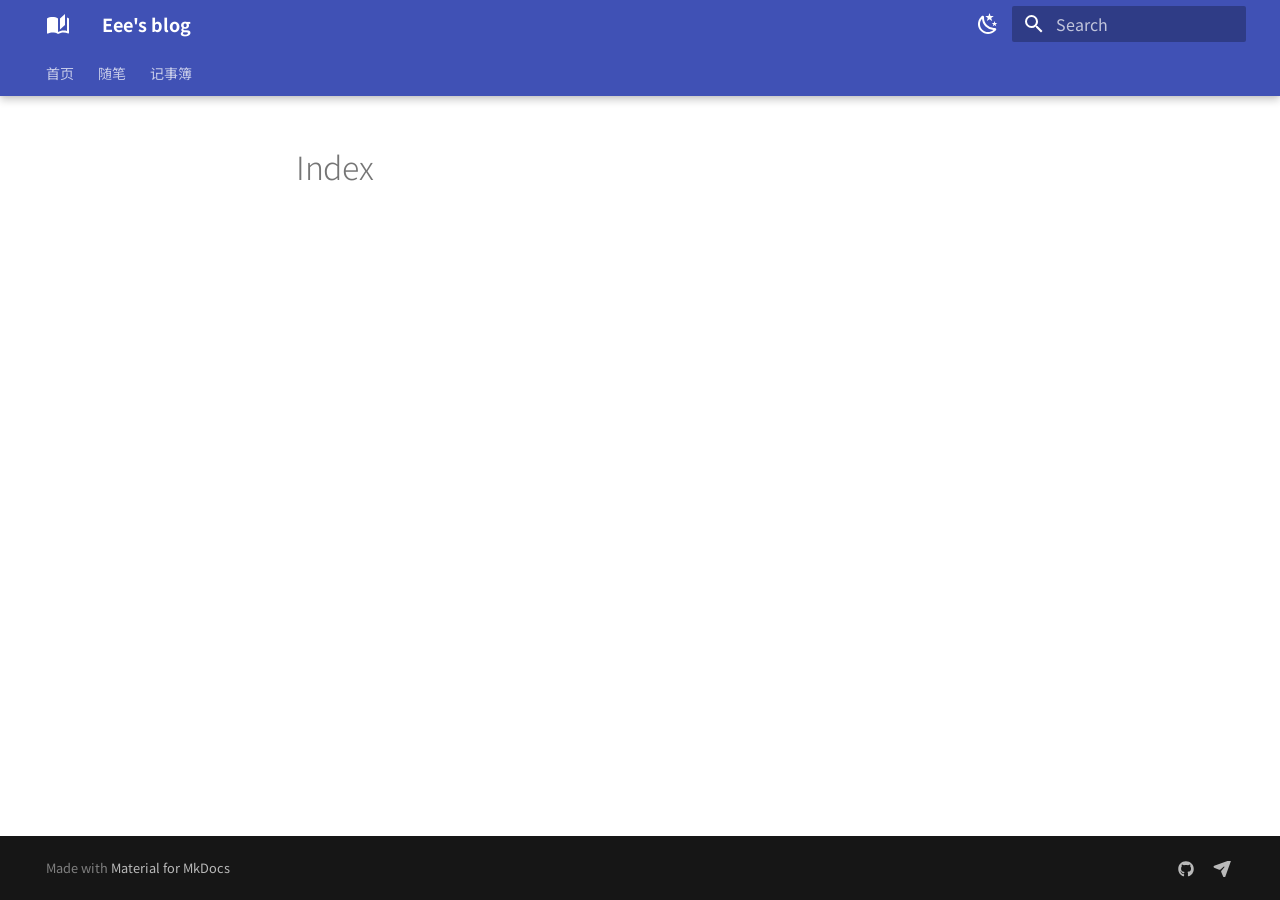
<file: Part3/index.html>
<!doctype html>
<html lang="en" class="no-js">
  <head>
    
      <meta charset="utf-8">
      <meta name="viewport" content="width=device-width,initial-scale=1">
      
      
      
        <link rel="canonical" href="https://eee616.github.io/Hello.github.lo/Part3/">
      
      
      
      
        
      
      
      <link rel="icon" href="../assets/images/favicon.png">
      <meta name="generator" content="mkdocs-1.6.1, mkdocs-material-9.7.7">
    
    
      
        <title>Index - Eee's blog</title>
      
    
    
      <link rel="stylesheet" href="../assets/stylesheets/main.ec1eaa64.min.css">
      
        
        <link rel="stylesheet" href="../assets/stylesheets/palette.ab4e12ef.min.css">
      
      


    
    
      
    
    
      
        
        
        <link rel="preconnect" href="https://fonts.gstatic.com" crossorigin>
        <link rel="stylesheet" href="https://fonts.googleapis.com/css?family=Noto+Sans+SC:300,300i,400,400i,700,700i%7CJetBrains+Mono:400,400i,700,700i&display=fallback">
        <style>:root{--md-text-font:"Noto Sans SC";--md-code-font:"JetBrains Mono"}</style>
      
    
    
      <link rel="stylesheet" href="../stylesheets/extra.css">
    
    <script>__md_scope=new URL("..",location),__md_hash=e=>[...e].reduce(((e,_)=>(e<<5)-e+_.charCodeAt(0)),0),__md_get=(e,_=localStorage,t=__md_scope)=>JSON.parse(_.getItem(t.pathname+"."+e)),__md_set=(e,_,t=localStorage,a=__md_scope)=>{try{t.setItem(a.pathname+"."+e,JSON.stringify(_))}catch(e){}}</script>
    
      

    
    
  </head>
  
  
    
    
      
    
    
    
    
    <body dir="ltr" data-md-color-scheme="default" data-md-color-primary="indigo" data-md-color-accent="indigo">
  
    
    <input class="md-toggle" data-md-toggle="drawer" type="checkbox" id="__drawer" autocomplete="off">
    <input class="md-toggle" data-md-toggle="search" type="checkbox" id="__search" autocomplete="off">
    <label class="md-overlay" for="__drawer"></label>
    <div data-md-component="skip">
      
    </div>
    <div data-md-component="announce">
      
    </div>
    
    
      

  

<header class="md-header md-header--shadow md-header--lifted" data-md-component="header">
  <nav class="md-header__inner md-grid" aria-label="Header">
    <a href=".." title="Eee&#39;s blog" class="md-header__button md-logo" aria-label="Eee's blog" data-md-component="logo">
      
  
  <svg xmlns="http://www.w3.org/2000/svg" viewBox="0 0 24 24"><path d="m19 2-5 4.5v11l5-4.5zM6.5 5C4.55 5 2.45 5.4 1 6.5v14.66c0 .25.25.5.5.5.1 0 .15-.07.25-.07 1.35-.65 3.3-1.09 4.75-1.09 1.95 0 4.05.4 5.5 1.5 1.35-.85 3.8-1.5 5.5-1.5 1.65 0 3.35.31 4.75 1.06.1.05.15.03.25.03.25 0 .5-.25.5-.5V6.5c-.6-.45-1.25-.75-2-1V19c-1.1-.35-2.3-.5-3.5-.5-1.7 0-4.15.65-5.5 1.5V6.5C10.55 5.4 8.45 5 6.5 5"/></svg>

    </a>
    <label class="md-header__button md-icon" for="__drawer">
      
      <svg xmlns="http://www.w3.org/2000/svg" viewBox="0 0 24 24"><path d="M3 6h18v2H3zm0 5h18v2H3zm0 5h18v2H3z"/></svg>
    </label>
    <div class="md-header__title" data-md-component="header-title">
      <div class="md-header__ellipsis">
        <div class="md-header__topic">
          <span class="md-ellipsis">
            Eee's blog
          </span>
        </div>
        <div class="md-header__topic" data-md-component="header-topic">
          <span class="md-ellipsis">
            
              Index
            
          </span>
        </div>
      </div>
    </div>
    
      
        <form class="md-header__option" data-md-component="palette">
  
    
    
    
    <input class="md-option" data-md-color-media="(prefers-color-scheme: light)" data-md-color-scheme="default" data-md-color-primary="indigo" data-md-color-accent="indigo"  aria-label="切换深色模式"  type="radio" name="__palette" id="__palette_0">
    
      <label class="md-header__button md-icon" title="切换深色模式" for="__palette_1" hidden>
        <svg xmlns="http://www.w3.org/2000/svg" viewBox="0 0 24 24"><path d="m17.75 4.09-2.53 1.94.91 3.06-2.63-1.81-2.63 1.81.91-3.06-2.53-1.94L12.44 4l1.06-3 1.06 3zm3.5 6.91-1.64 1.25.59 1.98-1.7-1.17-1.7 1.17.59-1.98L15.75 11l2.06-.05L18.5 9l.69 1.95zm-2.28 4.95c.83-.08 1.72 1.1 1.19 1.85-.32.45-.66.87-1.08 1.27C15.17 23 8.84 23 4.94 19.07c-3.91-3.9-3.91-10.24 0-14.14.4-.4.82-.76 1.27-1.08.75-.53 1.93.36 1.85 1.19-.27 2.86.69 5.83 2.89 8.02a9.96 9.96 0 0 0 8.02 2.89m-1.64 2.02a12.08 12.08 0 0 1-7.8-3.47c-2.17-2.19-3.33-5-3.49-7.82-2.81 3.14-2.7 7.96.31 10.98 3.02 3.01 7.84 3.12 10.98.31"/></svg>
      </label>
    
  
    
    
    
    <input class="md-option" data-md-color-media="(prefers-color-scheme: dark)" data-md-color-scheme="slate" data-md-color-primary="indigo" data-md-color-accent="indigo"  aria-label="切换浅色模式"  type="radio" name="__palette" id="__palette_1">
    
      <label class="md-header__button md-icon" title="切换浅色模式" for="__palette_0" hidden>
        <svg xmlns="http://www.w3.org/2000/svg" viewBox="0 0 24 24"><path d="M12 7a5 5 0 0 1 5 5 5 5 0 0 1-5 5 5 5 0 0 1-5-5 5 5 0 0 1 5-5m0 2a3 3 0 0 0-3 3 3 3 0 0 0 3 3 3 3 0 0 0 3-3 3 3 0 0 0-3-3m0-7 2.39 3.42C13.65 5.15 12.84 5 12 5s-1.65.15-2.39.42zM3.34 7l4.16-.35A7.2 7.2 0 0 0 5.94 8.5c-.44.74-.69 1.5-.83 2.29zm.02 10 1.76-3.77a7.131 7.131 0 0 0 2.38 4.14zM20.65 7l-1.77 3.79a7.02 7.02 0 0 0-2.38-4.15zm-.01 10-4.14.36c.59-.51 1.12-1.14 1.54-1.86.42-.73.69-1.5.83-2.29zM12 22l-2.41-3.44c.74.27 1.55.44 2.41.44.82 0 1.63-.17 2.37-.44z"/></svg>
      </label>
    
  
</form>
      
    
    
      <script>var palette=__md_get("__palette");if(palette&&palette.color){if("(prefers-color-scheme)"===palette.color.media){var media=matchMedia("(prefers-color-scheme: light)"),input=document.querySelector(media.matches?"[data-md-color-media='(prefers-color-scheme: light)']":"[data-md-color-media='(prefers-color-scheme: dark)']");palette.color.media=input.getAttribute("data-md-color-media"),palette.color.scheme=input.getAttribute("data-md-color-scheme"),palette.color.primary=input.getAttribute("data-md-color-primary"),palette.color.accent=input.getAttribute("data-md-color-accent")}for(var[key,value]of Object.entries(palette.color))document.body.setAttribute("data-md-color-"+key,value)}</script>
    
    
    
      
      
        <label class="md-header__button md-icon" for="__search">
          
          <svg xmlns="http://www.w3.org/2000/svg" viewBox="0 0 24 24"><path d="M9.5 3A6.5 6.5 0 0 1 16 9.5c0 1.61-.59 3.09-1.56 4.23l.27.27h.79l5 5-1.5 1.5-5-5v-.79l-.27-.27A6.52 6.52 0 0 1 9.5 16 6.5 6.5 0 0 1 3 9.5 6.5 6.5 0 0 1 9.5 3m0 2C7 5 5 7 5 9.5S7 14 9.5 14 14 12 14 9.5 12 5 9.5 5"/></svg>
        </label>
        <div class="md-search" data-md-component="search" role="dialog">
  <label class="md-search__overlay" for="__search"></label>
  <div class="md-search__inner" role="search">
    <form class="md-search__form" name="search">
      <input type="text" class="md-search__input" name="query" aria-label="Search" placeholder="Search" autocapitalize="off" autocorrect="off" autocomplete="off" spellcheck="false" data-md-component="search-query" required>
      <label class="md-search__icon md-icon" for="__search">
        
        <svg xmlns="http://www.w3.org/2000/svg" viewBox="0 0 24 24"><path d="M9.5 3A6.5 6.5 0 0 1 16 9.5c0 1.61-.59 3.09-1.56 4.23l.27.27h.79l5 5-1.5 1.5-5-5v-.79l-.27-.27A6.52 6.52 0 0 1 9.5 16 6.5 6.5 0 0 1 3 9.5 6.5 6.5 0 0 1 9.5 3m0 2C7 5 5 7 5 9.5S7 14 9.5 14 14 12 14 9.5 12 5 9.5 5"/></svg>
        
        <svg xmlns="http://www.w3.org/2000/svg" viewBox="0 0 24 24"><path d="M20 11v2H8l5.5 5.5-1.42 1.42L4.16 12l7.92-7.92L13.5 5.5 8 11z"/></svg>
      </label>
      <nav class="md-search__options" aria-label="Search">
        
          <a href="javascript:void(0)" class="md-search__icon md-icon" title="Share" aria-label="Share" data-clipboard data-clipboard-text="" data-md-component="search-share" tabindex="-1">
            
            <svg xmlns="http://www.w3.org/2000/svg" viewBox="0 0 24 24"><path d="M18 16.08c-.76 0-1.44.3-1.96.77L8.91 12.7c.05-.23.09-.46.09-.7s-.04-.47-.09-.7l7.05-4.11c.54.5 1.25.81 2.04.81a3 3 0 0 0 3-3 3 3 0 0 0-3-3 3 3 0 0 0-3 3c0 .24.04.47.09.7L8.04 9.81C7.5 9.31 6.79 9 6 9a3 3 0 0 0-3 3 3 3 0 0 0 3 3c.79 0 1.5-.31 2.04-.81l7.12 4.15c-.05.21-.08.43-.08.66 0 1.61 1.31 2.91 2.92 2.91s2.92-1.3 2.92-2.91A2.92 2.92 0 0 0 18 16.08"/></svg>
          </a>
        
        <button type="reset" class="md-search__icon md-icon" title="Clear" aria-label="Clear" tabindex="-1">
          
          <svg xmlns="http://www.w3.org/2000/svg" viewBox="0 0 24 24"><path d="M19 6.41 17.59 5 12 10.59 6.41 5 5 6.41 10.59 12 5 17.59 6.41 19 12 13.41 17.59 19 19 17.59 13.41 12z"/></svg>
        </button>
      </nav>
      
        <div class="md-search__suggest" data-md-component="search-suggest"></div>
      
    </form>
    <div class="md-search__output">
      <div class="md-search__scrollwrap" tabindex="0" data-md-scrollfix>
        <div class="md-search-result" data-md-component="search-result">
          <div class="md-search-result__meta">
            Initializing search
          </div>
          <ol class="md-search-result__list" role="presentation"></ol>
        </div>
      </div>
    </div>
  </div>
</div>
      
    
    
  </nav>
  
    
      
<nav class="md-tabs" aria-label="Tabs" data-md-component="tabs">
  <div class="md-grid">
    <ul class="md-tabs__list">
      
        
  
  
  
  
    <li class="md-tabs__item">
      <a href=".." class="md-tabs__link">
        
  
  
    
  
  首页

      </a>
    </li>
  

      
        
  
  
  
  
    
    
      <li class="md-tabs__item">
        <a href="../Part1/" class="md-tabs__link">
          
  
  
    
  
  随笔

        </a>
      </li>
    
  

      
        
  
  
  
  
    
    
      <li class="md-tabs__item">
        <a href="../Part2/" class="md-tabs__link">
          
  
  
    
  
  记事簿

        </a>
      </li>
    
  

      
    </ul>
  </div>
</nav>
    
  
</header>
    
    <div class="md-container" data-md-component="container">
      
      
        
      
      <main class="md-main" data-md-component="main">
        <div class="md-main__inner md-grid">
          
            
              
              <div class="md-sidebar md-sidebar--primary" data-md-component="sidebar" data-md-type="navigation" >
                <div class="md-sidebar__scrollwrap">
                  <div class="md-sidebar__inner">
                    


  


<nav class="md-nav md-nav--primary md-nav--lifted" aria-label="Navigation" data-md-level="0">
  <label class="md-nav__title" for="__drawer">
    <a href=".." title="Eee&#39;s blog" class="md-nav__button md-logo" aria-label="Eee's blog" data-md-component="logo">
      
  
  <svg xmlns="http://www.w3.org/2000/svg" viewBox="0 0 24 24"><path d="m19 2-5 4.5v11l5-4.5zM6.5 5C4.55 5 2.45 5.4 1 6.5v14.66c0 .25.25.5.5.5.1 0 .15-.07.25-.07 1.35-.65 3.3-1.09 4.75-1.09 1.95 0 4.05.4 5.5 1.5 1.35-.85 3.8-1.5 5.5-1.5 1.65 0 3.35.31 4.75 1.06.1.05.15.03.25.03.25 0 .5-.25.5-.5V6.5c-.6-.45-1.25-.75-2-1V19c-1.1-.35-2.3-.5-3.5-.5-1.7 0-4.15.65-5.5 1.5V6.5C10.55 5.4 8.45 5 6.5 5"/></svg>

    </a>
    Eee's blog
  </label>
  
  <ul class="md-nav__list" data-md-scrollfix>
    
      
      
  
  
  
  
    <li class="md-nav__item">
      <a href=".." class="md-nav__link">
        
  
  
  <span class="md-ellipsis">
    
  
    首页
  

    
  </span>
  
  

      </a>
    </li>
  

    
      
      
  
  
  
  
    
    
      
        
          
        
      
    
    
    
      
      
    
    
    <li class="md-nav__item md-nav__item--nested">
      
        
        
        <input class="md-nav__toggle md-toggle " type="checkbox" id="__nav_2" >
        
          
          <div class="md-nav__link md-nav__container">
            <a href="../Part1/" class="md-nav__link ">
              
  
  
  <span class="md-ellipsis">
    
  
    随笔
  

    
  </span>
  
  

            </a>
            
          </div>
        
        <nav class="md-nav" data-md-level="1" aria-labelledby="__nav_2_label" aria-expanded="false">
          <label class="md-nav__title" for="__nav_2">
            <span class="md-nav__icon md-icon"></span>
            
  
    随笔
  

          </label>
          <ul class="md-nav__list" data-md-scrollfix>
            
              
            
          </ul>
        </nav>
      
    </li>
  

    
      
      
  
  
  
  
    
    
      
        
          
        
      
    
    
    
      
      
    
    
    <li class="md-nav__item md-nav__item--nested">
      
        
        
        <input class="md-nav__toggle md-toggle " type="checkbox" id="__nav_3" >
        
          
          <div class="md-nav__link md-nav__container">
            <a href="../Part2/" class="md-nav__link ">
              
  
  
  <span class="md-ellipsis">
    
  
    记事簿
  

    
  </span>
  
  

            </a>
            
          </div>
        
        <nav class="md-nav" data-md-level="1" aria-labelledby="__nav_3_label" aria-expanded="false">
          <label class="md-nav__title" for="__nav_3">
            <span class="md-nav__icon md-icon"></span>
            
  
    记事簿
  

          </label>
          <ul class="md-nav__list" data-md-scrollfix>
            
              
            
          </ul>
        </nav>
      
    </li>
  

    
  </ul>
</nav>
                  </div>
                </div>
              </div>
            
            
              
              <div class="md-sidebar md-sidebar--secondary" data-md-component="sidebar" data-md-type="toc" >
                <div class="md-sidebar__scrollwrap">
                  <div class="md-sidebar__inner">
                    

<nav class="md-nav md-nav--secondary" aria-label="Table of contents">
  
  
  
  
</nav>
                  </div>
                </div>
              </div>
            
          
          
            <div class="md-content" data-md-component="content">
              
              <article class="md-content__inner md-typeset">
                
                  



  <h1>Index</h1>














                
              </article>
            </div>
          
          
<script>var target=document.getElementById(location.hash.slice(1));target&&target.name&&(target.checked=target.name.startsWith("__tabbed_"))</script>
        </div>
        
          <button type="button" class="md-top md-icon" data-md-component="top" hidden>
  
  <svg xmlns="http://www.w3.org/2000/svg" viewBox="0 0 24 24"><path d="M13 20h-2V8l-5.5 5.5-1.42-1.42L12 4.16l7.92 7.92-1.42 1.42L13 8z"/></svg>
  Back to top
</button>
        
      </main>
      
        <footer class="md-footer">
  
  <div class="md-footer-meta md-typeset">
    <div class="md-footer-meta__inner md-grid">
      <div class="md-copyright">
  
  
    Made with
    <a href="https://squidfunk.github.io/mkdocs-material/" target="_blank" rel="noopener">
      Material for MkDocs
    </a>
  
</div>
      
        
<div class="md-social">
  
    
    
    
    
      
      
    
    <a href="https://github.com/Eee616" target="_blank" rel="noopener" title="github.com" class="md-social__link">
      <svg xmlns="http://www.w3.org/2000/svg" viewBox="0 0 512 512"><!--! Font Awesome Free 7.1.0 by @fontawesome - https://fontawesome.com License - https://fontawesome.com/license/free (Icons: CC BY 4.0, Fonts: SIL OFL 1.1, Code: MIT License) Copyright 2025 Fonticons, Inc.--><path d="M173.9 397.4c0 2-2.3 3.6-5.2 3.6-3.3.3-5.6-1.3-5.6-3.6 0-2 2.3-3.6 5.2-3.6 3-.3 5.6 1.3 5.6 3.6m-31.1-4.5c-.7 2 1.3 4.3 4.3 4.9 2.6 1 5.6 0 6.2-2s-1.3-4.3-4.3-5.2c-2.6-.7-5.5.3-6.2 2.3m44.2-1.7c-2.9.7-4.9 2.6-4.6 4.9.3 2 2.9 3.3 5.9 2.6 2.9-.7 4.9-2.6 4.6-4.6-.3-1.9-3-3.2-5.9-2.9M252.8 8C114.1 8 8 113.3 8 252c0 110.9 69.8 205.8 169.5 239.2 12.8 2.3 17.3-5.6 17.3-12.1 0-6.2-.3-40.4-.3-61.4 0 0-70 15-84.7-29.8 0 0-11.4-29.1-27.8-36.6 0 0-22.9-15.7 1.6-15.4 0 0 24.9 2 38.6 25.8 21.9 38.6 58.6 27.5 72.9 20.9 2.3-16 8.8-27.1 16-33.7-55.9-6.2-112.3-14.3-112.3-110.5 0-27.5 7.6-41.3 23.6-58.9-2.6-6.5-11.1-33.3 2.6-67.9 20.9-6.5 69 27 69 27 20-5.6 41.5-8.5 62.8-8.5s42.8 2.9 62.8 8.5c0 0 48.1-33.6 69-27 13.7 34.7 5.2 61.4 2.6 67.9 16 17.7 25.8 31.5 25.8 58.9 0 96.5-58.9 104.2-114.8 110.5 9.2 7.9 17 22.9 17 46.4 0 33.7-.3 75.4-.3 83.6 0 6.5 4.6 14.4 17.3 12.1C436.2 457.8 504 362.9 504 252 504 113.3 391.5 8 252.8 8M105.2 352.9c-1.3 1-1 3.3.7 5.2 1.6 1.6 3.9 2.3 5.2 1 1.3-1 1-3.3-.7-5.2-1.6-1.6-3.9-2.3-5.2-1m-10.8-8.1c-.7 1.3.3 2.9 2.3 3.9 1.6 1 3.6.7 4.3-.7.7-1.3-.3-2.9-2.3-3.9-2-.6-3.6-.3-4.3.7m32.4 35.6c-1.6 1.3-1 4.3 1.3 6.2 2.3 2.3 5.2 2.6 6.5 1 1.3-1.3.7-4.3-1.3-6.2-2.2-2.3-5.2-2.6-6.5-1m-11.4-14.7c-1.6 1-1.6 3.6 0 5.9s4.3 3.3 5.6 2.3c1.6-1.3 1.6-3.9 0-6.2-1.4-2.3-4-3.3-5.6-2"/></svg>
    </a>
  
    
    
    
    
    <a href="mailto:cy06-20@qq.com" target="_blank" rel="noopener" title="" class="md-social__link">
      <svg xmlns="http://www.w3.org/2000/svg" viewBox="0 0 576 512"><!--! Font Awesome Free 7.1.0 by @fontawesome - https://fontawesome.com License - https://fontawesome.com/license/free (Icons: CC BY 4.0, Fonts: SIL OFL 1.1, Code: MIT License) Copyright 2025 Fonticons, Inc.--><path d="M536.4-26.3c9.8-3.5 20.6-1 28 6.3s9.8 18.2 6.3 28l-178 496.9c-5 13.9-18.1 23.1-32.8 23.1-14.2 0-27-8.6-32.3-21.7l-64.2-158c-4.5-11-2.5-23.6 5.2-32.6l94.5-112.4c5.1-6.1 4.7-15-.9-20.6s-14.6-6-20.6-.9l-112.4 94.3c-9.1 7.6-21.6 9.6-32.6 5.2L38.1 216.8c-13.1-5.3-21.7-18.1-21.7-32.3 0-14.7 9.2-27.8 23.1-32.8z"/></svg>
    </a>
  
</div>
      
    </div>
  </div>
</footer>
      
    </div>
    <div class="md-dialog" data-md-component="dialog">
      <div class="md-dialog__inner md-typeset"></div>
    </div>
    
    
    
      
      
      <script id="__config" type="application/json">{"annotate": null, "base": "..", "features": ["navigation.tabs", "navigation.tabs.sticky", "navigation.top", "search.suggest", "search.highlight", "search.share", "navigation.indexes"], "search": "../assets/javascripts/workers/search.2c215733.min.js", "tags": null, "translations": {"clipboard.copied": "Copied to clipboard", "clipboard.copy": "Copy to clipboard", "search.result.more.one": "1 more on this page", "search.result.more.other": "# more on this page", "search.result.none": "No matching documents", "search.result.one": "1 matching document", "search.result.other": "# matching documents", "search.result.placeholder": "Type to start searching", "search.result.term.missing": "Missing", "select.version": "Select version"}, "version": null}</script>
    
    
      <script src="../assets/javascripts/bundle.d7400e89.min.js"></script>
      
    
  </body>
</html>
</file>
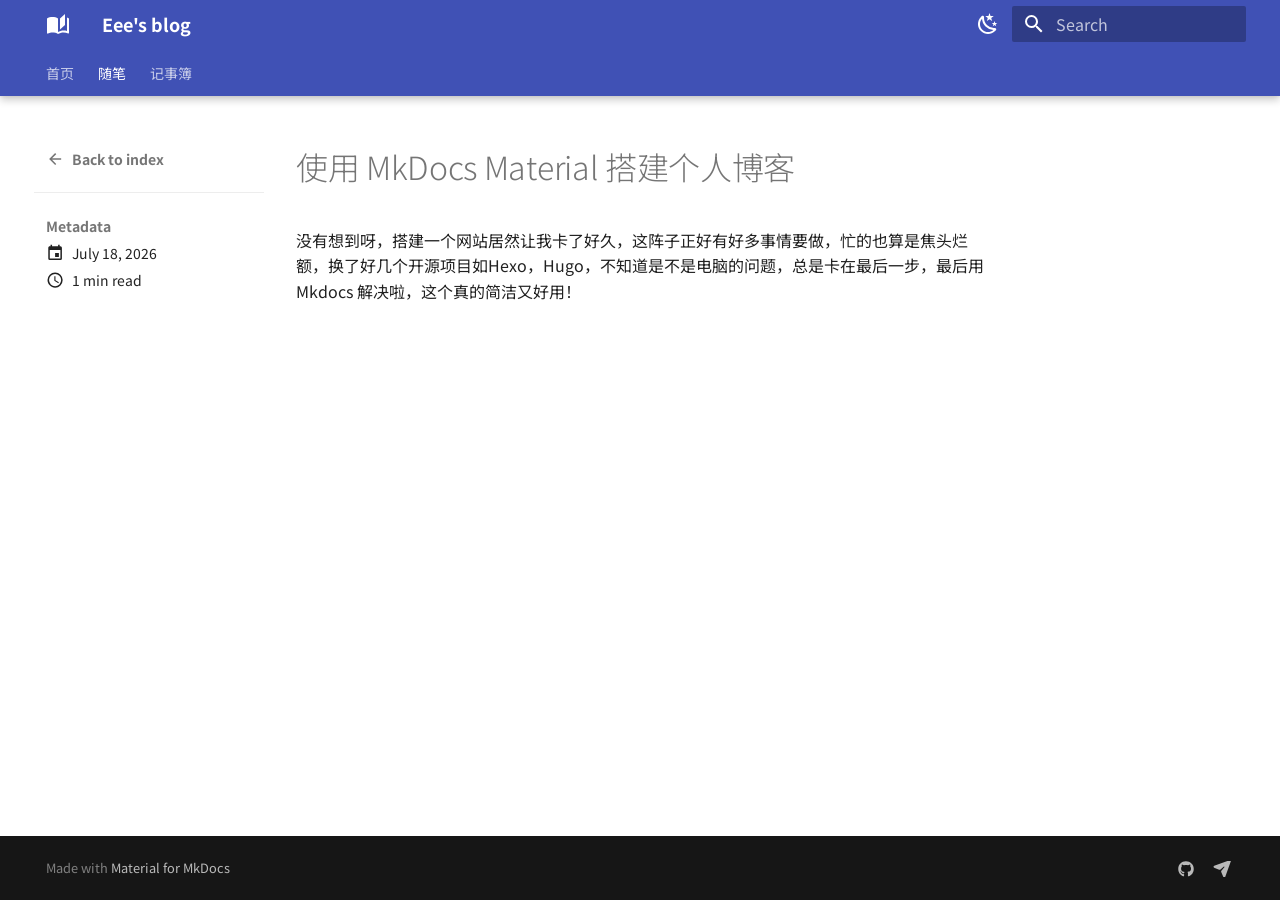
<file: Part1/2026/07/18/搭建一个个人blog网站/index.html>
<!doctype html>
<html lang="en" class="no-js">
  <head>
    
      <meta charset="utf-8">
      <meta name="viewport" content="width=device-width,initial-scale=1">
      
      
      
        <link rel="canonical" href="https://eee616.github.io/Hello.github.lo/Part1/2026/07/18/%E6%90%AD%E5%BB%BA%E4%B8%80%E4%B8%AA%E4%B8%AA%E4%BA%BAblog%E7%BD%91%E7%AB%99/">
      
      
      
      
        
      
      
      <link rel="icon" href="../../../../../assets/images/favicon.png">
      <meta name="generator" content="mkdocs-1.6.1, mkdocs-material-9.7.7">
    
    
      
        <title>搭建一个个人blog网站 - Eee's blog</title>
      
    
    
      <link rel="stylesheet" href="../../../../../assets/stylesheets/main.ec1eaa64.min.css">
      
        
        <link rel="stylesheet" href="../../../../../assets/stylesheets/palette.ab4e12ef.min.css">
      
      


    
    
      
    
    
      
        
        
        <link rel="preconnect" href="https://fonts.gstatic.com" crossorigin>
        <link rel="stylesheet" href="https://fonts.googleapis.com/css?family=Noto+Sans+SC:300,300i,400,400i,700,700i%7CJetBrains+Mono:400,400i,700,700i&display=fallback">
        <style>:root{--md-text-font:"Noto Sans SC";--md-code-font:"JetBrains Mono"}</style>
      
    
    
      <link rel="stylesheet" href="../../../../../stylesheets/extra.css">
    
    <script>__md_scope=new URL("../../../../..",location),__md_hash=e=>[...e].reduce(((e,_)=>(e<<5)-e+_.charCodeAt(0)),0),__md_get=(e,_=localStorage,t=__md_scope)=>JSON.parse(_.getItem(t.pathname+"."+e)),__md_set=(e,_,t=localStorage,a=__md_scope)=>{try{t.setItem(a.pathname+"."+e,JSON.stringify(_))}catch(e){}}</script>
    
      

    
    
  </head>
  
  
    
    
      
    
    
    
    
    <body dir="ltr" data-md-color-scheme="default" data-md-color-primary="indigo" data-md-color-accent="indigo">
  
    
    <input class="md-toggle" data-md-toggle="drawer" type="checkbox" id="__drawer" autocomplete="off">
    <input class="md-toggle" data-md-toggle="search" type="checkbox" id="__search" autocomplete="off">
    <label class="md-overlay" for="__drawer"></label>
    <div data-md-component="skip">
      
        
        <a href="#mkdocs-material" class="md-skip">
          Skip to content
        </a>
      
    </div>
    <div data-md-component="announce">
      
    </div>
    
    
      

  

<header class="md-header md-header--shadow md-header--lifted" data-md-component="header">
  <nav class="md-header__inner md-grid" aria-label="Header">
    <a href="../../../../.." title="Eee&#39;s blog" class="md-header__button md-logo" aria-label="Eee's blog" data-md-component="logo">
      
  
  <svg xmlns="http://www.w3.org/2000/svg" viewBox="0 0 24 24"><path d="m19 2-5 4.5v11l5-4.5zM6.5 5C4.55 5 2.45 5.4 1 6.5v14.66c0 .25.25.5.5.5.1 0 .15-.07.25-.07 1.35-.65 3.3-1.09 4.75-1.09 1.95 0 4.05.4 5.5 1.5 1.35-.85 3.8-1.5 5.5-1.5 1.65 0 3.35.31 4.75 1.06.1.05.15.03.25.03.25 0 .5-.25.5-.5V6.5c-.6-.45-1.25-.75-2-1V19c-1.1-.35-2.3-.5-3.5-.5-1.7 0-4.15.65-5.5 1.5V6.5C10.55 5.4 8.45 5 6.5 5"/></svg>

    </a>
    <label class="md-header__button md-icon" for="__drawer">
      
      <svg xmlns="http://www.w3.org/2000/svg" viewBox="0 0 24 24"><path d="M3 6h18v2H3zm0 5h18v2H3zm0 5h18v2H3z"/></svg>
    </label>
    <div class="md-header__title" data-md-component="header-title">
      <div class="md-header__ellipsis">
        <div class="md-header__topic">
          <span class="md-ellipsis">
            Eee's blog
          </span>
        </div>
        <div class="md-header__topic" data-md-component="header-topic">
          <span class="md-ellipsis">
            
              搭建一个个人blog网站
            
          </span>
        </div>
      </div>
    </div>
    
      
        <form class="md-header__option" data-md-component="palette">
  
    
    
    
    <input class="md-option" data-md-color-media="(prefers-color-scheme: light)" data-md-color-scheme="default" data-md-color-primary="indigo" data-md-color-accent="indigo"  aria-label="切换深色模式"  type="radio" name="__palette" id="__palette_0">
    
      <label class="md-header__button md-icon" title="切换深色模式" for="__palette_1" hidden>
        <svg xmlns="http://www.w3.org/2000/svg" viewBox="0 0 24 24"><path d="m17.75 4.09-2.53 1.94.91 3.06-2.63-1.81-2.63 1.81.91-3.06-2.53-1.94L12.44 4l1.06-3 1.06 3zm3.5 6.91-1.64 1.25.59 1.98-1.7-1.17-1.7 1.17.59-1.98L15.75 11l2.06-.05L18.5 9l.69 1.95zm-2.28 4.95c.83-.08 1.72 1.1 1.19 1.85-.32.45-.66.87-1.08 1.27C15.17 23 8.84 23 4.94 19.07c-3.91-3.9-3.91-10.24 0-14.14.4-.4.82-.76 1.27-1.08.75-.53 1.93.36 1.85 1.19-.27 2.86.69 5.83 2.89 8.02a9.96 9.96 0 0 0 8.02 2.89m-1.64 2.02a12.08 12.08 0 0 1-7.8-3.47c-2.17-2.19-3.33-5-3.49-7.82-2.81 3.14-2.7 7.96.31 10.98 3.02 3.01 7.84 3.12 10.98.31"/></svg>
      </label>
    
  
    
    
    
    <input class="md-option" data-md-color-media="(prefers-color-scheme: dark)" data-md-color-scheme="slate" data-md-color-primary="indigo" data-md-color-accent="indigo"  aria-label="切换浅色模式"  type="radio" name="__palette" id="__palette_1">
    
      <label class="md-header__button md-icon" title="切换浅色模式" for="__palette_0" hidden>
        <svg xmlns="http://www.w3.org/2000/svg" viewBox="0 0 24 24"><path d="M12 7a5 5 0 0 1 5 5 5 5 0 0 1-5 5 5 5 0 0 1-5-5 5 5 0 0 1 5-5m0 2a3 3 0 0 0-3 3 3 3 0 0 0 3 3 3 3 0 0 0 3-3 3 3 0 0 0-3-3m0-7 2.39 3.42C13.65 5.15 12.84 5 12 5s-1.65.15-2.39.42zM3.34 7l4.16-.35A7.2 7.2 0 0 0 5.94 8.5c-.44.74-.69 1.5-.83 2.29zm.02 10 1.76-3.77a7.131 7.131 0 0 0 2.38 4.14zM20.65 7l-1.77 3.79a7.02 7.02 0 0 0-2.38-4.15zm-.01 10-4.14.36c.59-.51 1.12-1.14 1.54-1.86.42-.73.69-1.5.83-2.29zM12 22l-2.41-3.44c.74.27 1.55.44 2.41.44.82 0 1.63-.17 2.37-.44z"/></svg>
      </label>
    
  
</form>
      
    
    
      <script>var palette=__md_get("__palette");if(palette&&palette.color){if("(prefers-color-scheme)"===palette.color.media){var media=matchMedia("(prefers-color-scheme: light)"),input=document.querySelector(media.matches?"[data-md-color-media='(prefers-color-scheme: light)']":"[data-md-color-media='(prefers-color-scheme: dark)']");palette.color.media=input.getAttribute("data-md-color-media"),palette.color.scheme=input.getAttribute("data-md-color-scheme"),palette.color.primary=input.getAttribute("data-md-color-primary"),palette.color.accent=input.getAttribute("data-md-color-accent")}for(var[key,value]of Object.entries(palette.color))document.body.setAttribute("data-md-color-"+key,value)}</script>
    
    
    
      
      
        <label class="md-header__button md-icon" for="__search">
          
          <svg xmlns="http://www.w3.org/2000/svg" viewBox="0 0 24 24"><path d="M9.5 3A6.5 6.5 0 0 1 16 9.5c0 1.61-.59 3.09-1.56 4.23l.27.27h.79l5 5-1.5 1.5-5-5v-.79l-.27-.27A6.52 6.52 0 0 1 9.5 16 6.5 6.5 0 0 1 3 9.5 6.5 6.5 0 0 1 9.5 3m0 2C7 5 5 7 5 9.5S7 14 9.5 14 14 12 14 9.5 12 5 9.5 5"/></svg>
        </label>
        <div class="md-search" data-md-component="search" role="dialog">
  <label class="md-search__overlay" for="__search"></label>
  <div class="md-search__inner" role="search">
    <form class="md-search__form" name="search">
      <input type="text" class="md-search__input" name="query" aria-label="Search" placeholder="Search" autocapitalize="off" autocorrect="off" autocomplete="off" spellcheck="false" data-md-component="search-query" required>
      <label class="md-search__icon md-icon" for="__search">
        
        <svg xmlns="http://www.w3.org/2000/svg" viewBox="0 0 24 24"><path d="M9.5 3A6.5 6.5 0 0 1 16 9.5c0 1.61-.59 3.09-1.56 4.23l.27.27h.79l5 5-1.5 1.5-5-5v-.79l-.27-.27A6.52 6.52 0 0 1 9.5 16 6.5 6.5 0 0 1 3 9.5 6.5 6.5 0 0 1 9.5 3m0 2C7 5 5 7 5 9.5S7 14 9.5 14 14 12 14 9.5 12 5 9.5 5"/></svg>
        
        <svg xmlns="http://www.w3.org/2000/svg" viewBox="0 0 24 24"><path d="M20 11v2H8l5.5 5.5-1.42 1.42L4.16 12l7.92-7.92L13.5 5.5 8 11z"/></svg>
      </label>
      <nav class="md-search__options" aria-label="Search">
        
          <a href="javascript:void(0)" class="md-search__icon md-icon" title="Share" aria-label="Share" data-clipboard data-clipboard-text="" data-md-component="search-share" tabindex="-1">
            
            <svg xmlns="http://www.w3.org/2000/svg" viewBox="0 0 24 24"><path d="M18 16.08c-.76 0-1.44.3-1.96.77L8.91 12.7c.05-.23.09-.46.09-.7s-.04-.47-.09-.7l7.05-4.11c.54.5 1.25.81 2.04.81a3 3 0 0 0 3-3 3 3 0 0 0-3-3 3 3 0 0 0-3 3c0 .24.04.47.09.7L8.04 9.81C7.5 9.31 6.79 9 6 9a3 3 0 0 0-3 3 3 3 0 0 0 3 3c.79 0 1.5-.31 2.04-.81l7.12 4.15c-.05.21-.08.43-.08.66 0 1.61 1.31 2.91 2.92 2.91s2.92-1.3 2.92-2.91A2.92 2.92 0 0 0 18 16.08"/></svg>
          </a>
        
        <button type="reset" class="md-search__icon md-icon" title="Clear" aria-label="Clear" tabindex="-1">
          
          <svg xmlns="http://www.w3.org/2000/svg" viewBox="0 0 24 24"><path d="M19 6.41 17.59 5 12 10.59 6.41 5 5 6.41 10.59 12 5 17.59 6.41 19 12 13.41 17.59 19 19 17.59 13.41 12z"/></svg>
        </button>
      </nav>
      
        <div class="md-search__suggest" data-md-component="search-suggest"></div>
      
    </form>
    <div class="md-search__output">
      <div class="md-search__scrollwrap" tabindex="0" data-md-scrollfix>
        <div class="md-search-result" data-md-component="search-result">
          <div class="md-search-result__meta">
            Initializing search
          </div>
          <ol class="md-search-result__list" role="presentation"></ol>
        </div>
      </div>
    </div>
  </div>
</div>
      
    
    
  </nav>
  
    
      
<nav class="md-tabs" aria-label="Tabs" data-md-component="tabs">
  <div class="md-grid">
    <ul class="md-tabs__list">
      
        
  
  
  
  
    <li class="md-tabs__item">
      <a href="../../../../.." class="md-tabs__link">
        
  
  
    
  
  首页

      </a>
    </li>
  

      
        
  
  
  
    
  
  
    
    
      <li class="md-tabs__item md-tabs__item--active">
        <a href="../../../../" class="md-tabs__link">
          
  
  
    
  
  随笔

        </a>
      </li>
    
  

      
        
  
  
  
  
    
    
      <li class="md-tabs__item">
        <a href="../../../../../Part2/" class="md-tabs__link">
          
  
  
    
  
  记事簿

        </a>
      </li>
    
  

      
    </ul>
  </div>
</nav>
    
  
</header>
    
    <div class="md-container" data-md-component="container">
      
      
        
      
      <main class="md-main" data-md-component="main">
        <div class="md-main__inner md-grid">
          
            
              
                
              
              <div class="md-sidebar md-sidebar--primary" data-md-component="sidebar" data-md-type="navigation" hidden>
                <div class="md-sidebar__scrollwrap">
                  <div class="md-sidebar__inner">
                    


  


<nav class="md-nav md-nav--primary md-nav--lifted" aria-label="Navigation" data-md-level="0">
  <label class="md-nav__title" for="__drawer">
    <a href="../../../../.." title="Eee&#39;s blog" class="md-nav__button md-logo" aria-label="Eee's blog" data-md-component="logo">
      
  
  <svg xmlns="http://www.w3.org/2000/svg" viewBox="0 0 24 24"><path d="m19 2-5 4.5v11l5-4.5zM6.5 5C4.55 5 2.45 5.4 1 6.5v14.66c0 .25.25.5.5.5.1 0 .15-.07.25-.07 1.35-.65 3.3-1.09 4.75-1.09 1.95 0 4.05.4 5.5 1.5 1.35-.85 3.8-1.5 5.5-1.5 1.65 0 3.35.31 4.75 1.06.1.05.15.03.25.03.25 0 .5-.25.5-.5V6.5c-.6-.45-1.25-.75-2-1V19c-1.1-.35-2.3-.5-3.5-.5-1.7 0-4.15.65-5.5 1.5V6.5C10.55 5.4 8.45 5 6.5 5"/></svg>

    </a>
    Eee's blog
  </label>
  
  <ul class="md-nav__list" data-md-scrollfix>
    
      
      
  
  
  
  
    <li class="md-nav__item">
      <a href="../../../../.." class="md-nav__link">
        
  
  
  <span class="md-ellipsis">
    
  
    首页
  

    
  </span>
  
  

      </a>
    </li>
  

    
      
      
  
  
    
  
  
  
    
    
      
        
          
        
      
    
    
    
      
        
        
      
      
    
    
    <li class="md-nav__item md-nav__item--active md-nav__item--section md-nav__item--nested">
      
        
        
        <input class="md-nav__toggle md-toggle " type="checkbox" id="__nav_2" checked>
        
          
          <div class="md-nav__link md-nav__container">
            <a href="../../../../" class="md-nav__link ">
              
  
  
  <span class="md-ellipsis">
    
  
    随笔
  

    
  </span>
  
  

            </a>
            
          </div>
        
        <nav class="md-nav" data-md-level="1" aria-labelledby="__nav_2_label" aria-expanded="true">
          <label class="md-nav__title" for="__nav_2">
            <span class="md-nav__icon md-icon"></span>
            
  
    随笔
  

          </label>
          <ul class="md-nav__list" data-md-scrollfix>
            
              
            
          </ul>
        </nav>
      
    </li>
  

    
      
      
  
  
  
  
    
    
      
        
          
        
      
    
    
    
      
      
    
    
    <li class="md-nav__item md-nav__item--nested">
      
        
        
        <input class="md-nav__toggle md-toggle " type="checkbox" id="__nav_3" >
        
          
          <div class="md-nav__link md-nav__container">
            <a href="../../../../../Part2/" class="md-nav__link ">
              
  
  
  <span class="md-ellipsis">
    
  
    记事簿
  

    
  </span>
  
  

            </a>
            
          </div>
        
        <nav class="md-nav" data-md-level="1" aria-labelledby="__nav_3_label" aria-expanded="false">
          <label class="md-nav__title" for="__nav_3">
            <span class="md-nav__icon md-icon"></span>
            
  
    记事簿
  

          </label>
          <ul class="md-nav__list" data-md-scrollfix>
            
              
            
          </ul>
        </nav>
      
    </li>
  

    
  </ul>
</nav>
                  </div>
                </div>
              </div>
            
            
              
                
              
              <div class="md-sidebar md-sidebar--secondary" data-md-component="sidebar" data-md-type="toc" >
                <div class="md-sidebar__scrollwrap">
                  <div class="md-sidebar__inner">
                    

<nav class="md-nav md-nav--secondary" aria-label="Table of contents">
  
  
  
    
  
  
</nav>
                  </div>
                </div>
              </div>
            
          
          
  <div class="md-content md-content--post" data-md-component="content">
    <div class="md-sidebar md-sidebar--post" data-md-component="sidebar" data-md-type="navigation">
      <div class="md-sidebar__scrollwrap">
        <div class="md-sidebar__inner md-post">
          <nav class="md-nav md-nav--primary">
            <div class="md-post__back">
              <div class="md-nav__title md-nav__container">
                <a href="../../../../" class="md-nav__link">
                  <svg xmlns="http://www.w3.org/2000/svg" viewBox="0 0 24 24"><path d="M20 11v2H8l5.5 5.5-1.42 1.42L4.16 12l7.92-7.92L13.5 5.5 8 11z"/></svg>
                  <span class="md-ellipsis">
                    Back to index
                  </span>
                </a>
              </div>
            </div>
            
            <ul class="md-post__meta md-nav__list">
              <li class="md-nav__item md-nav__item--section">
                <div class="md-post__title">
                  <span class="md-ellipsis">
                    Metadata
                  </span>
                </div>
                <nav class="md-nav">
                  <ul class="md-nav__list">
                    <li class="md-nav__item">
                      <div class="md-nav__link">
                        <svg xmlns="http://www.w3.org/2000/svg" viewBox="0 0 24 24"><path d="M19 19H5V8h14m-3-7v2H8V1H6v2H5c-1.11 0-2 .89-2 2v14a2 2 0 0 0 2 2h14a2 2 0 0 0 2-2V5a2 2 0 0 0-2-2h-1V1m-1 11h-5v5h5z"/></svg>
                        <time datetime="2026-07-18 00:00:00+00:00" class="md-ellipsis">July 18, 2026</time>
                      </div>
                    </li>
                    
                    
                    
                      
                      <li class="md-nav__item">
                        <div class="md-nav__link">
                          <svg xmlns="http://www.w3.org/2000/svg" viewBox="0 0 24 24"><path d="M12 20a8 8 0 0 0 8-8 8 8 0 0 0-8-8 8 8 0 0 0-8 8 8 8 0 0 0 8 8m0-18a10 10 0 0 1 10 10 10 10 0 0 1-10 10C6.47 22 2 17.5 2 12A10 10 0 0 1 12 2m.5 5v5.25l4.5 2.67-.75 1.23L11 13V7z"/></svg>
                          <span class="md-ellipsis">
                            
                              1 min read
                            
                          </span>
                        </div>
                      </li>
                    
                  </ul>
                </nav>
              </li>
            </ul>
            
          </nav>
          
        </div>
      </div>
    </div>
    <article class="md-content__inner md-typeset">
      
        
  




<h1 id="mkdocs-material">使用 MkDocs Material 搭建个人博客</h1>
<p>没有想到呀，搭建一个网站居然让我卡了好久，这阵子正好有好多事情要做，忙的也算是焦头烂额，换了好几个开源项目如Hexo，Hugo，不知道是不是电脑的问题，总是卡在最后一步，最后用Mkdocs
解决啦，这个真的简洁又好用！</p>







  
  




  



      
    </article>
  </div>

          
<script>var target=document.getElementById(location.hash.slice(1));target&&target.name&&(target.checked=target.name.startsWith("__tabbed_"))</script>
        </div>
        
          <button type="button" class="md-top md-icon" data-md-component="top" hidden>
  
  <svg xmlns="http://www.w3.org/2000/svg" viewBox="0 0 24 24"><path d="M13 20h-2V8l-5.5 5.5-1.42-1.42L12 4.16l7.92 7.92-1.42 1.42L13 8z"/></svg>
  Back to top
</button>
        
      </main>
      
        <footer class="md-footer">
  
  <div class="md-footer-meta md-typeset">
    <div class="md-footer-meta__inner md-grid">
      <div class="md-copyright">
  
  
    Made with
    <a href="https://squidfunk.github.io/mkdocs-material/" target="_blank" rel="noopener">
      Material for MkDocs
    </a>
  
</div>
      
        
<div class="md-social">
  
    
    
    
    
      
      
    
    <a href="https://github.com/Eee616" target="_blank" rel="noopener" title="github.com" class="md-social__link">
      <svg xmlns="http://www.w3.org/2000/svg" viewBox="0 0 512 512"><!--! Font Awesome Free 7.1.0 by @fontawesome - https://fontawesome.com License - https://fontawesome.com/license/free (Icons: CC BY 4.0, Fonts: SIL OFL 1.1, Code: MIT License) Copyright 2025 Fonticons, Inc.--><path d="M173.9 397.4c0 2-2.3 3.6-5.2 3.6-3.3.3-5.6-1.3-5.6-3.6 0-2 2.3-3.6 5.2-3.6 3-.3 5.6 1.3 5.6 3.6m-31.1-4.5c-.7 2 1.3 4.3 4.3 4.9 2.6 1 5.6 0 6.2-2s-1.3-4.3-4.3-5.2c-2.6-.7-5.5.3-6.2 2.3m44.2-1.7c-2.9.7-4.9 2.6-4.6 4.9.3 2 2.9 3.3 5.9 2.6 2.9-.7 4.9-2.6 4.6-4.6-.3-1.9-3-3.2-5.9-2.9M252.8 8C114.1 8 8 113.3 8 252c0 110.9 69.8 205.8 169.5 239.2 12.8 2.3 17.3-5.6 17.3-12.1 0-6.2-.3-40.4-.3-61.4 0 0-70 15-84.7-29.8 0 0-11.4-29.1-27.8-36.6 0 0-22.9-15.7 1.6-15.4 0 0 24.9 2 38.6 25.8 21.9 38.6 58.6 27.5 72.9 20.9 2.3-16 8.8-27.1 16-33.7-55.9-6.2-112.3-14.3-112.3-110.5 0-27.5 7.6-41.3 23.6-58.9-2.6-6.5-11.1-33.3 2.6-67.9 20.9-6.5 69 27 69 27 20-5.6 41.5-8.5 62.8-8.5s42.8 2.9 62.8 8.5c0 0 48.1-33.6 69-27 13.7 34.7 5.2 61.4 2.6 67.9 16 17.7 25.8 31.5 25.8 58.9 0 96.5-58.9 104.2-114.8 110.5 9.2 7.9 17 22.9 17 46.4 0 33.7-.3 75.4-.3 83.6 0 6.5 4.6 14.4 17.3 12.1C436.2 457.8 504 362.9 504 252 504 113.3 391.5 8 252.8 8M105.2 352.9c-1.3 1-1 3.3.7 5.2 1.6 1.6 3.9 2.3 5.2 1 1.3-1 1-3.3-.7-5.2-1.6-1.6-3.9-2.3-5.2-1m-10.8-8.1c-.7 1.3.3 2.9 2.3 3.9 1.6 1 3.6.7 4.3-.7.7-1.3-.3-2.9-2.3-3.9-2-.6-3.6-.3-4.3.7m32.4 35.6c-1.6 1.3-1 4.3 1.3 6.2 2.3 2.3 5.2 2.6 6.5 1 1.3-1.3.7-4.3-1.3-6.2-2.2-2.3-5.2-2.6-6.5-1m-11.4-14.7c-1.6 1-1.6 3.6 0 5.9s4.3 3.3 5.6 2.3c1.6-1.3 1.6-3.9 0-6.2-1.4-2.3-4-3.3-5.6-2"/></svg>
    </a>
  
    
    
    
    
    <a href="mailto:cy06-20@qq.com" target="_blank" rel="noopener" title="" class="md-social__link">
      <svg xmlns="http://www.w3.org/2000/svg" viewBox="0 0 576 512"><!--! Font Awesome Free 7.1.0 by @fontawesome - https://fontawesome.com License - https://fontawesome.com/license/free (Icons: CC BY 4.0, Fonts: SIL OFL 1.1, Code: MIT License) Copyright 2025 Fonticons, Inc.--><path d="M536.4-26.3c9.8-3.5 20.6-1 28 6.3s9.8 18.2 6.3 28l-178 496.9c-5 13.9-18.1 23.1-32.8 23.1-14.2 0-27-8.6-32.3-21.7l-64.2-158c-4.5-11-2.5-23.6 5.2-32.6l94.5-112.4c5.1-6.1 4.7-15-.9-20.6s-14.6-6-20.6-.9l-112.4 94.3c-9.1 7.6-21.6 9.6-32.6 5.2L38.1 216.8c-13.1-5.3-21.7-18.1-21.7-32.3 0-14.7 9.2-27.8 23.1-32.8z"/></svg>
    </a>
  
</div>
      
    </div>
  </div>
</footer>
      
    </div>
    <div class="md-dialog" data-md-component="dialog">
      <div class="md-dialog__inner md-typeset"></div>
    </div>
    
    
    
      
      
      <script id="__config" type="application/json">{"annotate": null, "base": "../../../../..", "features": ["navigation.tabs", "navigation.tabs.sticky", "navigation.top", "search.suggest", "search.highlight", "search.share", "navigation.indexes"], "search": "../../../../../assets/javascripts/workers/search.2c215733.min.js", "tags": null, "translations": {"clipboard.copied": "Copied to clipboard", "clipboard.copy": "Copy to clipboard", "search.result.more.one": "1 more on this page", "search.result.more.other": "# more on this page", "search.result.none": "No matching documents", "search.result.one": "1 matching document", "search.result.other": "# matching documents", "search.result.placeholder": "Type to start searching", "search.result.term.missing": "Missing", "select.version": "Select version"}, "version": null}</script>
    
    
      <script src="../../../../../assets/javascripts/bundle.d7400e89.min.js"></script>
      
    
  </body>
</html>
</file>
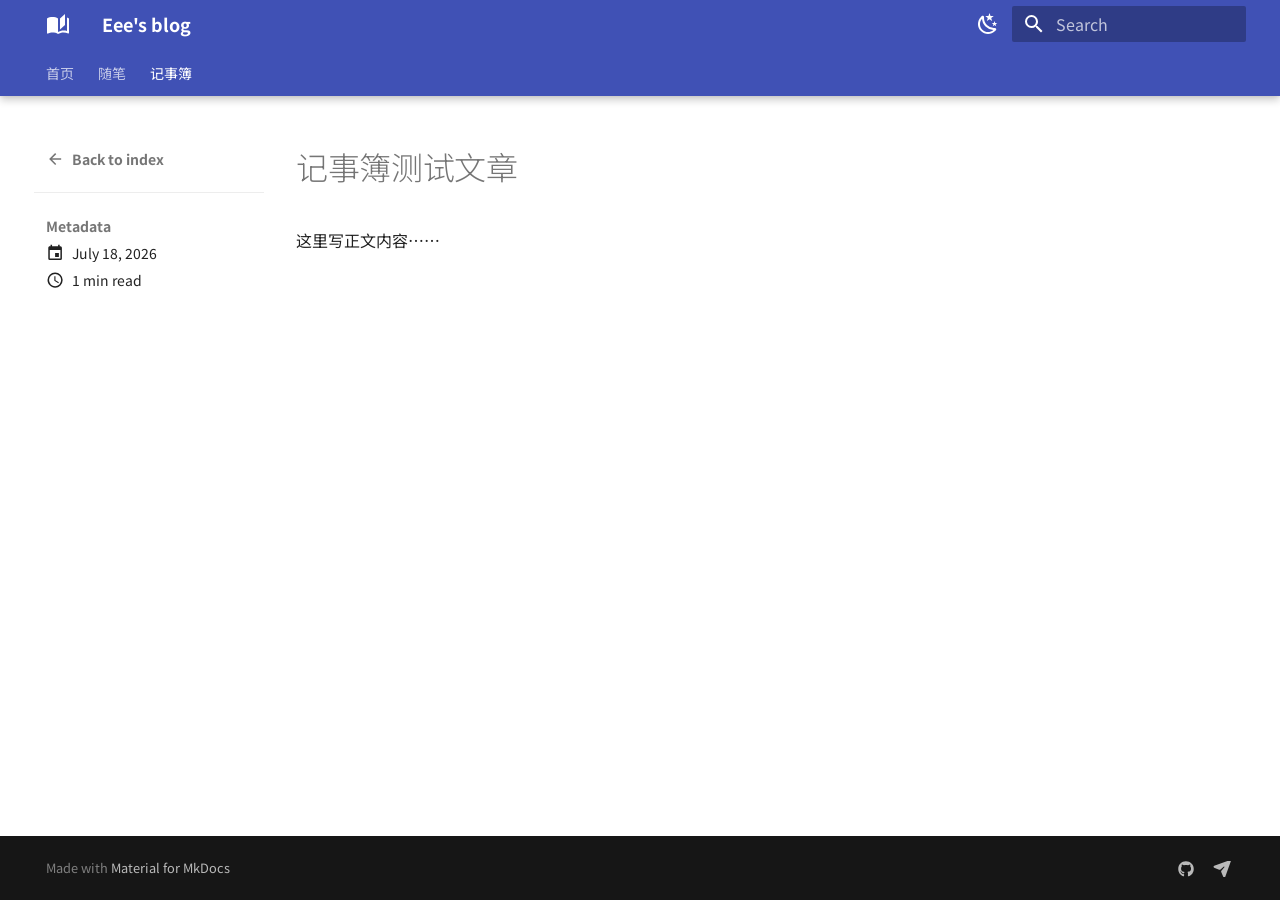
<file: Part2/2026/07/18/记事簿测试文章/index.html>
<!doctype html>
<html lang="en" class="no-js">
  <head>
    
      <meta charset="utf-8">
      <meta name="viewport" content="width=device-width,initial-scale=1">
      
      
      
        <link rel="canonical" href="https://eee616.github.io/Hello.github.lo/Part2/2026/07/18/%E8%AE%B0%E4%BA%8B%E7%B0%BF%E6%B5%8B%E8%AF%95%E6%96%87%E7%AB%A0/">
      
      
      
      
        
      
      
      <link rel="icon" href="../../../../../assets/images/favicon.png">
      <meta name="generator" content="mkdocs-1.6.1, mkdocs-material-9.7.7">
    
    
      
        <title>记事簿测试文章 - Eee's blog</title>
      
    
    
      <link rel="stylesheet" href="../../../../../assets/stylesheets/main.ec1eaa64.min.css">
      
        
        <link rel="stylesheet" href="../../../../../assets/stylesheets/palette.ab4e12ef.min.css">
      
      


    
    
      
    
    
      
        
        
        <link rel="preconnect" href="https://fonts.gstatic.com" crossorigin>
        <link rel="stylesheet" href="https://fonts.googleapis.com/css?family=Noto+Sans+SC:300,300i,400,400i,700,700i%7CJetBrains+Mono:400,400i,700,700i&display=fallback">
        <style>:root{--md-text-font:"Noto Sans SC";--md-code-font:"JetBrains Mono"}</style>
      
    
    
      <link rel="stylesheet" href="../../../../../stylesheets/extra.css">
    
    <script>__md_scope=new URL("../../../../..",location),__md_hash=e=>[...e].reduce(((e,_)=>(e<<5)-e+_.charCodeAt(0)),0),__md_get=(e,_=localStorage,t=__md_scope)=>JSON.parse(_.getItem(t.pathname+"."+e)),__md_set=(e,_,t=localStorage,a=__md_scope)=>{try{t.setItem(a.pathname+"."+e,JSON.stringify(_))}catch(e){}}</script>
    
      

    
    
  </head>
  
  
    
    
      
    
    
    
    
    <body dir="ltr" data-md-color-scheme="default" data-md-color-primary="indigo" data-md-color-accent="indigo">
  
    
    <input class="md-toggle" data-md-toggle="drawer" type="checkbox" id="__drawer" autocomplete="off">
    <input class="md-toggle" data-md-toggle="search" type="checkbox" id="__search" autocomplete="off">
    <label class="md-overlay" for="__drawer"></label>
    <div data-md-component="skip">
      
    </div>
    <div data-md-component="announce">
      
    </div>
    
    
      

  

<header class="md-header md-header--shadow md-header--lifted" data-md-component="header">
  <nav class="md-header__inner md-grid" aria-label="Header">
    <a href="../../../../.." title="Eee&#39;s blog" class="md-header__button md-logo" aria-label="Eee's blog" data-md-component="logo">
      
  
  <svg xmlns="http://www.w3.org/2000/svg" viewBox="0 0 24 24"><path d="m19 2-5 4.5v11l5-4.5zM6.5 5C4.55 5 2.45 5.4 1 6.5v14.66c0 .25.25.5.5.5.1 0 .15-.07.25-.07 1.35-.65 3.3-1.09 4.75-1.09 1.95 0 4.05.4 5.5 1.5 1.35-.85 3.8-1.5 5.5-1.5 1.65 0 3.35.31 4.75 1.06.1.05.15.03.25.03.25 0 .5-.25.5-.5V6.5c-.6-.45-1.25-.75-2-1V19c-1.1-.35-2.3-.5-3.5-.5-1.7 0-4.15.65-5.5 1.5V6.5C10.55 5.4 8.45 5 6.5 5"/></svg>

    </a>
    <label class="md-header__button md-icon" for="__drawer">
      
      <svg xmlns="http://www.w3.org/2000/svg" viewBox="0 0 24 24"><path d="M3 6h18v2H3zm0 5h18v2H3zm0 5h18v2H3z"/></svg>
    </label>
    <div class="md-header__title" data-md-component="header-title">
      <div class="md-header__ellipsis">
        <div class="md-header__topic">
          <span class="md-ellipsis">
            Eee's blog
          </span>
        </div>
        <div class="md-header__topic" data-md-component="header-topic">
          <span class="md-ellipsis">
            
              记事簿测试文章
            
          </span>
        </div>
      </div>
    </div>
    
      
        <form class="md-header__option" data-md-component="palette">
  
    
    
    
    <input class="md-option" data-md-color-media="(prefers-color-scheme: light)" data-md-color-scheme="default" data-md-color-primary="indigo" data-md-color-accent="indigo"  aria-label="切换深色模式"  type="radio" name="__palette" id="__palette_0">
    
      <label class="md-header__button md-icon" title="切换深色模式" for="__palette_1" hidden>
        <svg xmlns="http://www.w3.org/2000/svg" viewBox="0 0 24 24"><path d="m17.75 4.09-2.53 1.94.91 3.06-2.63-1.81-2.63 1.81.91-3.06-2.53-1.94L12.44 4l1.06-3 1.06 3zm3.5 6.91-1.64 1.25.59 1.98-1.7-1.17-1.7 1.17.59-1.98L15.75 11l2.06-.05L18.5 9l.69 1.95zm-2.28 4.95c.83-.08 1.72 1.1 1.19 1.85-.32.45-.66.87-1.08 1.27C15.17 23 8.84 23 4.94 19.07c-3.91-3.9-3.91-10.24 0-14.14.4-.4.82-.76 1.27-1.08.75-.53 1.93.36 1.85 1.19-.27 2.86.69 5.83 2.89 8.02a9.96 9.96 0 0 0 8.02 2.89m-1.64 2.02a12.08 12.08 0 0 1-7.8-3.47c-2.17-2.19-3.33-5-3.49-7.82-2.81 3.14-2.7 7.96.31 10.98 3.02 3.01 7.84 3.12 10.98.31"/></svg>
      </label>
    
  
    
    
    
    <input class="md-option" data-md-color-media="(prefers-color-scheme: dark)" data-md-color-scheme="slate" data-md-color-primary="indigo" data-md-color-accent="indigo"  aria-label="切换浅色模式"  type="radio" name="__palette" id="__palette_1">
    
      <label class="md-header__button md-icon" title="切换浅色模式" for="__palette_0" hidden>
        <svg xmlns="http://www.w3.org/2000/svg" viewBox="0 0 24 24"><path d="M12 7a5 5 0 0 1 5 5 5 5 0 0 1-5 5 5 5 0 0 1-5-5 5 5 0 0 1 5-5m0 2a3 3 0 0 0-3 3 3 3 0 0 0 3 3 3 3 0 0 0 3-3 3 3 0 0 0-3-3m0-7 2.39 3.42C13.65 5.15 12.84 5 12 5s-1.65.15-2.39.42zM3.34 7l4.16-.35A7.2 7.2 0 0 0 5.94 8.5c-.44.74-.69 1.5-.83 2.29zm.02 10 1.76-3.77a7.131 7.131 0 0 0 2.38 4.14zM20.65 7l-1.77 3.79a7.02 7.02 0 0 0-2.38-4.15zm-.01 10-4.14.36c.59-.51 1.12-1.14 1.54-1.86.42-.73.69-1.5.83-2.29zM12 22l-2.41-3.44c.74.27 1.55.44 2.41.44.82 0 1.63-.17 2.37-.44z"/></svg>
      </label>
    
  
</form>
      
    
    
      <script>var palette=__md_get("__palette");if(palette&&palette.color){if("(prefers-color-scheme)"===palette.color.media){var media=matchMedia("(prefers-color-scheme: light)"),input=document.querySelector(media.matches?"[data-md-color-media='(prefers-color-scheme: light)']":"[data-md-color-media='(prefers-color-scheme: dark)']");palette.color.media=input.getAttribute("data-md-color-media"),palette.color.scheme=input.getAttribute("data-md-color-scheme"),palette.color.primary=input.getAttribute("data-md-color-primary"),palette.color.accent=input.getAttribute("data-md-color-accent")}for(var[key,value]of Object.entries(palette.color))document.body.setAttribute("data-md-color-"+key,value)}</script>
    
    
    
      
      
        <label class="md-header__button md-icon" for="__search">
          
          <svg xmlns="http://www.w3.org/2000/svg" viewBox="0 0 24 24"><path d="M9.5 3A6.5 6.5 0 0 1 16 9.5c0 1.61-.59 3.09-1.56 4.23l.27.27h.79l5 5-1.5 1.5-5-5v-.79l-.27-.27A6.52 6.52 0 0 1 9.5 16 6.5 6.5 0 0 1 3 9.5 6.5 6.5 0 0 1 9.5 3m0 2C7 5 5 7 5 9.5S7 14 9.5 14 14 12 14 9.5 12 5 9.5 5"/></svg>
        </label>
        <div class="md-search" data-md-component="search" role="dialog">
  <label class="md-search__overlay" for="__search"></label>
  <div class="md-search__inner" role="search">
    <form class="md-search__form" name="search">
      <input type="text" class="md-search__input" name="query" aria-label="Search" placeholder="Search" autocapitalize="off" autocorrect="off" autocomplete="off" spellcheck="false" data-md-component="search-query" required>
      <label class="md-search__icon md-icon" for="__search">
        
        <svg xmlns="http://www.w3.org/2000/svg" viewBox="0 0 24 24"><path d="M9.5 3A6.5 6.5 0 0 1 16 9.5c0 1.61-.59 3.09-1.56 4.23l.27.27h.79l5 5-1.5 1.5-5-5v-.79l-.27-.27A6.52 6.52 0 0 1 9.5 16 6.5 6.5 0 0 1 3 9.5 6.5 6.5 0 0 1 9.5 3m0 2C7 5 5 7 5 9.5S7 14 9.5 14 14 12 14 9.5 12 5 9.5 5"/></svg>
        
        <svg xmlns="http://www.w3.org/2000/svg" viewBox="0 0 24 24"><path d="M20 11v2H8l5.5 5.5-1.42 1.42L4.16 12l7.92-7.92L13.5 5.5 8 11z"/></svg>
      </label>
      <nav class="md-search__options" aria-label="Search">
        
          <a href="javascript:void(0)" class="md-search__icon md-icon" title="Share" aria-label="Share" data-clipboard data-clipboard-text="" data-md-component="search-share" tabindex="-1">
            
            <svg xmlns="http://www.w3.org/2000/svg" viewBox="0 0 24 24"><path d="M18 16.08c-.76 0-1.44.3-1.96.77L8.91 12.7c.05-.23.09-.46.09-.7s-.04-.47-.09-.7l7.05-4.11c.54.5 1.25.81 2.04.81a3 3 0 0 0 3-3 3 3 0 0 0-3-3 3 3 0 0 0-3 3c0 .24.04.47.09.7L8.04 9.81C7.5 9.31 6.79 9 6 9a3 3 0 0 0-3 3 3 3 0 0 0 3 3c.79 0 1.5-.31 2.04-.81l7.12 4.15c-.05.21-.08.43-.08.66 0 1.61 1.31 2.91 2.92 2.91s2.92-1.3 2.92-2.91A2.92 2.92 0 0 0 18 16.08"/></svg>
          </a>
        
        <button type="reset" class="md-search__icon md-icon" title="Clear" aria-label="Clear" tabindex="-1">
          
          <svg xmlns="http://www.w3.org/2000/svg" viewBox="0 0 24 24"><path d="M19 6.41 17.59 5 12 10.59 6.41 5 5 6.41 10.59 12 5 17.59 6.41 19 12 13.41 17.59 19 19 17.59 13.41 12z"/></svg>
        </button>
      </nav>
      
        <div class="md-search__suggest" data-md-component="search-suggest"></div>
      
    </form>
    <div class="md-search__output">
      <div class="md-search__scrollwrap" tabindex="0" data-md-scrollfix>
        <div class="md-search-result" data-md-component="search-result">
          <div class="md-search-result__meta">
            Initializing search
          </div>
          <ol class="md-search-result__list" role="presentation"></ol>
        </div>
      </div>
    </div>
  </div>
</div>
      
    
    
  </nav>
  
    
      
<nav class="md-tabs" aria-label="Tabs" data-md-component="tabs">
  <div class="md-grid">
    <ul class="md-tabs__list">
      
        
  
  
  
  
    <li class="md-tabs__item">
      <a href="../../../../.." class="md-tabs__link">
        
  
  
    
  
  首页

      </a>
    </li>
  

      
        
  
  
  
  
    
    
      <li class="md-tabs__item">
        <a href="../../../../../Part1/" class="md-tabs__link">
          
  
  
    
  
  随笔

        </a>
      </li>
    
  

      
        
  
  
  
    
  
  
    
    
      <li class="md-tabs__item md-tabs__item--active">
        <a href="../../../../" class="md-tabs__link">
          
  
  
    
  
  记事簿

        </a>
      </li>
    
  

      
    </ul>
  </div>
</nav>
    
  
</header>
    
    <div class="md-container" data-md-component="container">
      
      
        
      
      <main class="md-main" data-md-component="main">
        <div class="md-main__inner md-grid">
          
            
              
                
              
              <div class="md-sidebar md-sidebar--primary" data-md-component="sidebar" data-md-type="navigation" hidden>
                <div class="md-sidebar__scrollwrap">
                  <div class="md-sidebar__inner">
                    


  


<nav class="md-nav md-nav--primary md-nav--lifted" aria-label="Navigation" data-md-level="0">
  <label class="md-nav__title" for="__drawer">
    <a href="../../../../.." title="Eee&#39;s blog" class="md-nav__button md-logo" aria-label="Eee's blog" data-md-component="logo">
      
  
  <svg xmlns="http://www.w3.org/2000/svg" viewBox="0 0 24 24"><path d="m19 2-5 4.5v11l5-4.5zM6.5 5C4.55 5 2.45 5.4 1 6.5v14.66c0 .25.25.5.5.5.1 0 .15-.07.25-.07 1.35-.65 3.3-1.09 4.75-1.09 1.95 0 4.05.4 5.5 1.5 1.35-.85 3.8-1.5 5.5-1.5 1.65 0 3.35.31 4.75 1.06.1.05.15.03.25.03.25 0 .5-.25.5-.5V6.5c-.6-.45-1.25-.75-2-1V19c-1.1-.35-2.3-.5-3.5-.5-1.7 0-4.15.65-5.5 1.5V6.5C10.55 5.4 8.45 5 6.5 5"/></svg>

    </a>
    Eee's blog
  </label>
  
  <ul class="md-nav__list" data-md-scrollfix>
    
      
      
  
  
  
  
    <li class="md-nav__item">
      <a href="../../../../.." class="md-nav__link">
        
  
  
  <span class="md-ellipsis">
    
  
    首页
  

    
  </span>
  
  

      </a>
    </li>
  

    
      
      
  
  
  
  
    
    
      
        
          
        
      
    
    
    
      
      
    
    
    <li class="md-nav__item md-nav__item--nested">
      
        
        
        <input class="md-nav__toggle md-toggle " type="checkbox" id="__nav_2" >
        
          
          <div class="md-nav__link md-nav__container">
            <a href="../../../../../Part1/" class="md-nav__link ">
              
  
  
  <span class="md-ellipsis">
    
  
    随笔
  

    
  </span>
  
  

            </a>
            
          </div>
        
        <nav class="md-nav" data-md-level="1" aria-labelledby="__nav_2_label" aria-expanded="false">
          <label class="md-nav__title" for="__nav_2">
            <span class="md-nav__icon md-icon"></span>
            
  
    随笔
  

          </label>
          <ul class="md-nav__list" data-md-scrollfix>
            
              
            
          </ul>
        </nav>
      
    </li>
  

    
      
      
  
  
    
  
  
  
    
    
      
        
          
        
      
    
    
    
      
        
        
      
      
    
    
    <li class="md-nav__item md-nav__item--active md-nav__item--section md-nav__item--nested">
      
        
        
        <input class="md-nav__toggle md-toggle " type="checkbox" id="__nav_3" checked>
        
          
          <div class="md-nav__link md-nav__container">
            <a href="../../../../" class="md-nav__link ">
              
  
  
  <span class="md-ellipsis">
    
  
    记事簿
  

    
  </span>
  
  

            </a>
            
          </div>
        
        <nav class="md-nav" data-md-level="1" aria-labelledby="__nav_3_label" aria-expanded="true">
          <label class="md-nav__title" for="__nav_3">
            <span class="md-nav__icon md-icon"></span>
            
  
    记事簿
  

          </label>
          <ul class="md-nav__list" data-md-scrollfix>
            
              
            
          </ul>
        </nav>
      
    </li>
  

    
  </ul>
</nav>
                  </div>
                </div>
              </div>
            
            
              
                
              
              <div class="md-sidebar md-sidebar--secondary" data-md-component="sidebar" data-md-type="toc" >
                <div class="md-sidebar__scrollwrap">
                  <div class="md-sidebar__inner">
                    

<nav class="md-nav md-nav--secondary" aria-label="Table of contents">
  
  
  
  
</nav>
                  </div>
                </div>
              </div>
            
          
          
  <div class="md-content md-content--post" data-md-component="content">
    <div class="md-sidebar md-sidebar--post" data-md-component="sidebar" data-md-type="navigation">
      <div class="md-sidebar__scrollwrap">
        <div class="md-sidebar__inner md-post">
          <nav class="md-nav md-nav--primary">
            <div class="md-post__back">
              <div class="md-nav__title md-nav__container">
                <a href="../../../../" class="md-nav__link">
                  <svg xmlns="http://www.w3.org/2000/svg" viewBox="0 0 24 24"><path d="M20 11v2H8l5.5 5.5-1.42 1.42L4.16 12l7.92-7.92L13.5 5.5 8 11z"/></svg>
                  <span class="md-ellipsis">
                    Back to index
                  </span>
                </a>
              </div>
            </div>
            
            <ul class="md-post__meta md-nav__list">
              <li class="md-nav__item md-nav__item--section">
                <div class="md-post__title">
                  <span class="md-ellipsis">
                    Metadata
                  </span>
                </div>
                <nav class="md-nav">
                  <ul class="md-nav__list">
                    <li class="md-nav__item">
                      <div class="md-nav__link">
                        <svg xmlns="http://www.w3.org/2000/svg" viewBox="0 0 24 24"><path d="M19 19H5V8h14m-3-7v2H8V1H6v2H5c-1.11 0-2 .89-2 2v14a2 2 0 0 0 2 2h14a2 2 0 0 0 2-2V5a2 2 0 0 0-2-2h-1V1m-1 11h-5v5h5z"/></svg>
                        <time datetime="2026-07-18 00:00:00+00:00" class="md-ellipsis">July 18, 2026</time>
                      </div>
                    </li>
                    
                    
                    
                      
                      <li class="md-nav__item">
                        <div class="md-nav__link">
                          <svg xmlns="http://www.w3.org/2000/svg" viewBox="0 0 24 24"><path d="M12 20a8 8 0 0 0 8-8 8 8 0 0 0-8-8 8 8 0 0 0-8 8 8 8 0 0 0 8 8m0-18a10 10 0 0 1 10 10 10 10 0 0 1-10 10C6.47 22 2 17.5 2 12A10 10 0 0 1 12 2m.5 5v5.25l4.5 2.67-.75 1.23L11 13V7z"/></svg>
                          <span class="md-ellipsis">
                            
                              1 min read
                            
                          </span>
                        </div>
                      </li>
                    
                  </ul>
                </nav>
              </li>
            </ul>
            
          </nav>
          
        </div>
      </div>
    </div>
    <article class="md-content__inner md-typeset">
      
        
  




  <h1>记事簿测试文章</h1>

<p>这里写正文内容……</p>







  
  




  



      
    </article>
  </div>

          
<script>var target=document.getElementById(location.hash.slice(1));target&&target.name&&(target.checked=target.name.startsWith("__tabbed_"))</script>
        </div>
        
          <button type="button" class="md-top md-icon" data-md-component="top" hidden>
  
  <svg xmlns="http://www.w3.org/2000/svg" viewBox="0 0 24 24"><path d="M13 20h-2V8l-5.5 5.5-1.42-1.42L12 4.16l7.92 7.92-1.42 1.42L13 8z"/></svg>
  Back to top
</button>
        
      </main>
      
        <footer class="md-footer">
  
  <div class="md-footer-meta md-typeset">
    <div class="md-footer-meta__inner md-grid">
      <div class="md-copyright">
  
  
    Made with
    <a href="https://squidfunk.github.io/mkdocs-material/" target="_blank" rel="noopener">
      Material for MkDocs
    </a>
  
</div>
      
        
<div class="md-social">
  
    
    
    
    
      
      
    
    <a href="https://github.com/Eee616" target="_blank" rel="noopener" title="github.com" class="md-social__link">
      <svg xmlns="http://www.w3.org/2000/svg" viewBox="0 0 512 512"><!--! Font Awesome Free 7.1.0 by @fontawesome - https://fontawesome.com License - https://fontawesome.com/license/free (Icons: CC BY 4.0, Fonts: SIL OFL 1.1, Code: MIT License) Copyright 2025 Fonticons, Inc.--><path d="M173.9 397.4c0 2-2.3 3.6-5.2 3.6-3.3.3-5.6-1.3-5.6-3.6 0-2 2.3-3.6 5.2-3.6 3-.3 5.6 1.3 5.6 3.6m-31.1-4.5c-.7 2 1.3 4.3 4.3 4.9 2.6 1 5.6 0 6.2-2s-1.3-4.3-4.3-5.2c-2.6-.7-5.5.3-6.2 2.3m44.2-1.7c-2.9.7-4.9 2.6-4.6 4.9.3 2 2.9 3.3 5.9 2.6 2.9-.7 4.9-2.6 4.6-4.6-.3-1.9-3-3.2-5.9-2.9M252.8 8C114.1 8 8 113.3 8 252c0 110.9 69.8 205.8 169.5 239.2 12.8 2.3 17.3-5.6 17.3-12.1 0-6.2-.3-40.4-.3-61.4 0 0-70 15-84.7-29.8 0 0-11.4-29.1-27.8-36.6 0 0-22.9-15.7 1.6-15.4 0 0 24.9 2 38.6 25.8 21.9 38.6 58.6 27.5 72.9 20.9 2.3-16 8.8-27.1 16-33.7-55.9-6.2-112.3-14.3-112.3-110.5 0-27.5 7.6-41.3 23.6-58.9-2.6-6.5-11.1-33.3 2.6-67.9 20.9-6.5 69 27 69 27 20-5.6 41.5-8.5 62.8-8.5s42.8 2.9 62.8 8.5c0 0 48.1-33.6 69-27 13.7 34.7 5.2 61.4 2.6 67.9 16 17.7 25.8 31.5 25.8 58.9 0 96.5-58.9 104.2-114.8 110.5 9.2 7.9 17 22.9 17 46.4 0 33.7-.3 75.4-.3 83.6 0 6.5 4.6 14.4 17.3 12.1C436.2 457.8 504 362.9 504 252 504 113.3 391.5 8 252.8 8M105.2 352.9c-1.3 1-1 3.3.7 5.2 1.6 1.6 3.9 2.3 5.2 1 1.3-1 1-3.3-.7-5.2-1.6-1.6-3.9-2.3-5.2-1m-10.8-8.1c-.7 1.3.3 2.9 2.3 3.9 1.6 1 3.6.7 4.3-.7.7-1.3-.3-2.9-2.3-3.9-2-.6-3.6-.3-4.3.7m32.4 35.6c-1.6 1.3-1 4.3 1.3 6.2 2.3 2.3 5.2 2.6 6.5 1 1.3-1.3.7-4.3-1.3-6.2-2.2-2.3-5.2-2.6-6.5-1m-11.4-14.7c-1.6 1-1.6 3.6 0 5.9s4.3 3.3 5.6 2.3c1.6-1.3 1.6-3.9 0-6.2-1.4-2.3-4-3.3-5.6-2"/></svg>
    </a>
  
    
    
    
    
    <a href="mailto:cy06-20@qq.com" target="_blank" rel="noopener" title="" class="md-social__link">
      <svg xmlns="http://www.w3.org/2000/svg" viewBox="0 0 576 512"><!--! Font Awesome Free 7.1.0 by @fontawesome - https://fontawesome.com License - https://fontawesome.com/license/free (Icons: CC BY 4.0, Fonts: SIL OFL 1.1, Code: MIT License) Copyright 2025 Fonticons, Inc.--><path d="M536.4-26.3c9.8-3.5 20.6-1 28 6.3s9.8 18.2 6.3 28l-178 496.9c-5 13.9-18.1 23.1-32.8 23.1-14.2 0-27-8.6-32.3-21.7l-64.2-158c-4.5-11-2.5-23.6 5.2-32.6l94.5-112.4c5.1-6.1 4.7-15-.9-20.6s-14.6-6-20.6-.9l-112.4 94.3c-9.1 7.6-21.6 9.6-32.6 5.2L38.1 216.8c-13.1-5.3-21.7-18.1-21.7-32.3 0-14.7 9.2-27.8 23.1-32.8z"/></svg>
    </a>
  
</div>
      
    </div>
  </div>
</footer>
      
    </div>
    <div class="md-dialog" data-md-component="dialog">
      <div class="md-dialog__inner md-typeset"></div>
    </div>
    
    
    
      
      
      <script id="__config" type="application/json">{"annotate": null, "base": "../../../../..", "features": ["navigation.tabs", "navigation.tabs.sticky", "navigation.top", "search.suggest", "search.highlight", "search.share", "navigation.indexes"], "search": "../../../../../assets/javascripts/workers/search.2c215733.min.js", "tags": null, "translations": {"clipboard.copied": "Copied to clipboard", "clipboard.copy": "Copy to clipboard", "search.result.more.one": "1 more on this page", "search.result.more.other": "# more on this page", "search.result.none": "No matching documents", "search.result.one": "1 matching document", "search.result.other": "# matching documents", "search.result.placeholder": "Type to start searching", "search.result.term.missing": "Missing", "select.version": "Select version"}, "version": null}</script>
    
    
      <script src="../../../../../assets/javascripts/bundle.d7400e89.min.js"></script>
      
    
  </body>
</html>
</file>
<file: stylesheets/extra.css>
.md-hero {
    background-image: url("../assets/1212.png");
    background-size: cover;
    background-position: center;
    background-repeat: no-repeat;
}
.md-hero__content {
    background-color: rgba(0,0,0,0.4);
    border-radius: 8px;
    padding: 2rem;
}
</file>
<file: assets/stylesheets/main.ec1eaa64.min.css>
@charset "UTF-8";html{-webkit-text-size-adjust:none;-moz-text-size-adjust:none;text-size-adjust:none;box-sizing:border-box}*,:after,:before{box-sizing:inherit}@media (prefers-reduced-motion){*,:after,:before{transition:none!important}}body{margin:0}a,button,input,label{-webkit-tap-highlight-color:transparent}a{color:inherit;text-decoration:none}hr{border:0;box-sizing:initial;display:block;height:.05rem;overflow:visible;padding:0}small{font-size:80%}sub,sup{line-height:1em}img{border-style:none}table{border-collapse:initial;border-spacing:0}td,th{font-weight:400;vertical-align:top}button{background:#0000;border:0;font-family:inherit;font-size:inherit;margin:0;padding:0}input{border:0;outline:none}:root{--md-primary-fg-color:#4051b5;--md-primary-fg-color--light:#5d6cc0;--md-primary-fg-color--dark:#303fa1;--md-primary-bg-color:#fff;--md-primary-bg-color--light:#ffffffb3;--md-accent-fg-color:#526cfe;--md-accent-fg-color--transparent:#526cfe1a;--md-accent-bg-color:#fff;--md-accent-bg-color--light:#ffffffb3}[data-md-color-scheme=default]{color-scheme:light}[data-md-color-scheme=default] img[src$="#gh-dark-mode-only"],[data-md-color-scheme=default] img[src$="#only-dark"]{display:none}:root,[data-md-color-scheme=default]{--md-hue:225deg;--md-default-fg-color:#000000de;--md-default-fg-color--light:#0000008a;--md-default-fg-color--lighter:#00000052;--md-default-fg-color--lightest:#00000012;--md-default-bg-color:#fff;--md-default-bg-color--light:#ffffffb3;--md-default-bg-color--lighter:#ffffff4d;--md-default-bg-color--lightest:#ffffff1f;--md-code-fg-color:#36464e;--md-code-bg-color:#f5f5f5;--md-code-bg-color--light:#f5f5f5b3;--md-code-bg-color--lighter:#f5f5f54d;--md-code-hl-color:#4287ff;--md-code-hl-color--light:#4287ff1a;--md-code-hl-number-color:#d52a2a;--md-code-hl-special-color:#db1457;--md-code-hl-function-color:#a846b9;--md-code-hl-constant-color:#6e59d9;--md-code-hl-keyword-color:#3f6ec6;--md-code-hl-string-color:#1c7d4d;--md-code-hl-name-color:var(--md-code-fg-color);--md-code-hl-operator-color:var(--md-default-fg-color--light);--md-code-hl-punctuation-color:var(--md-default-fg-color--light);--md-code-hl-comment-color:var(--md-default-fg-color--light);--md-code-hl-generic-color:var(--md-default-fg-color--light);--md-code-hl-variable-color:var(--md-default-fg-color--light);--md-typeset-color:var(--md-default-fg-color);--md-typeset-a-color:var(--md-primary-fg-color);--md-typeset-del-color:#f5503d26;--md-typeset-ins-color:#0bd57026;--md-typeset-kbd-color:#fafafa;--md-typeset-kbd-accent-color:#fff;--md-typeset-kbd-border-color:#b8b8b8;--md-typeset-mark-color:#ffff0080;--md-typeset-table-color:#0000001f;--md-typeset-table-color--light:rgba(0,0,0,.035);--md-admonition-fg-color:var(--md-default-fg-color);--md-admonition-bg-color:var(--md-default-bg-color);--md-warning-fg-color:#000000de;--md-warning-bg-color:#ff9;--md-footer-fg-color:#fff;--md-footer-fg-color--light:#ffffffb3;--md-footer-fg-color--lighter:#ffffff73;--md-footer-bg-color:#000000de;--md-footer-bg-color--dark:#00000052;--md-shadow-z1:0 0.2rem 0.5rem #0000000d,0 0 0.05rem #0000001a;--md-shadow-z2:0 0.2rem 0.5rem #0000001a,0 0 0.05rem #00000040;--md-shadow-z3:0 0.2rem 0.5rem #0003,0 0 0.05rem #00000059}.md-icon svg{fill:currentcolor;display:block;height:1.2rem;width:1.2rem}body{-webkit-font-smoothing:antialiased;-moz-osx-font-smoothing:grayscale;--md-text-font-family:var(--md-text-font,_),-apple-system,BlinkMacSystemFont,Helvetica,Arial,sans-serif;--md-code-font-family:var(--md-code-font,_),SFMono-Regular,Consolas,Menlo,monospace}aside,body,input{font-feature-settings:"kern","liga";color:var(--md-typeset-color);font-family:var(--md-text-font-family)}code,kbd,pre{font-feature-settings:"kern";font-family:var(--md-code-font-family)}:root{--md-typeset-table-sort-icon:url('data:image/svg+xml;charset=utf-8,<svg xmlns="http://www.w3.org/2000/svg" viewBox="0 0 24 24"><path d="m18 21-4-4h3V7h-3l4-4 4 4h-3v10h3M2 19v-2h10v2M2 13v-2h7v2M2 7V5h4v2z"/></svg>');--md-typeset-table-sort-icon--asc:url('data:image/svg+xml;charset=utf-8,<svg xmlns="http://www.w3.org/2000/svg" viewBox="0 0 24 24"><path d="M19 17h3l-4 4-4-4h3V3h2M2 17h10v2H2M6 5v2H2V5m0 6h7v2H2z"/></svg>');--md-typeset-table-sort-icon--desc:url('data:image/svg+xml;charset=utf-8,<svg xmlns="http://www.w3.org/2000/svg" viewBox="0 0 24 24"><path d="M19 7h3l-4-4-4 4h3v14h2M2 17h10v2H2M6 5v2H2V5m0 6h7v2H2z"/></svg>')}.md-typeset{-webkit-print-color-adjust:exact;color-adjust:exact;font-size:.8rem;line-height:1.6;overflow-wrap:break-word}@media print{.md-typeset{font-size:.68rem}}.md-typeset blockquote,.md-typeset dl,.md-typeset figure,.md-typeset ol,.md-typeset pre,.md-typeset ul{margin-bottom:1em;margin-top:1em}.md-typeset h1{color:var(--md-default-fg-color--light);font-size:2em;line-height:1.3;margin:0 0 1.25em}.md-typeset h1,.md-typeset h2{font-weight:300;letter-spacing:-.01em}.md-typeset h2{font-size:1.5625em;line-height:1.4;margin:1.6em 0 .64em}.md-typeset h3{font-size:1.25em;font-weight:400;letter-spacing:-.01em;line-height:1.5;margin:1.6em 0 .8em}.md-typeset h2+h3{margin-top:.8em}.md-typeset h4{font-weight:700;letter-spacing:-.01em;margin:1em 0}.md-typeset h5,.md-typeset h6{color:var(--md-default-fg-color--light);font-size:.8em;font-weight:700;letter-spacing:-.01em;margin:1.25em 0}.md-typeset h5{text-transform:uppercase}.md-typeset h5 code{text-transform:none}.md-typeset hr{border-bottom:.05rem solid var(--md-default-fg-color--lightest);display:flow-root;margin:1.5em 0}.md-typeset a{color:var(--md-typeset-a-color);word-break:break-word}.md-typeset a,.md-typeset a:before{transition:color 125ms}.md-typeset a:focus,.md-typeset a:hover{color:var(--md-accent-fg-color)}.md-typeset a:focus code,.md-typeset a:hover code{background-color:var(--md-accent-fg-color--transparent);color:var(--md-accent-fg-color)}.md-typeset a code{color:var(--md-typeset-a-color)}.md-typeset a.focus-visible{outline-color:var(--md-accent-fg-color);outline-offset:.2rem}.md-typeset code,.md-typeset kbd,.md-typeset pre{color:var(--md-code-fg-color);direction:ltr;font-variant-ligatures:none;transition:background-color 125ms}@media print{.md-typeset code,.md-typeset kbd,.md-typeset pre{white-space:pre-wrap}}.md-typeset code{background-color:var(--md-code-bg-color);border-radius:.1rem;-webkit-box-decoration-break:clone;box-decoration-break:clone;font-size:.85em;padding:0 .2941176471em;transition:color 125ms,background-color 125ms;word-break:break-word}.md-typeset code:not(.focus-visible){-webkit-tap-highlight-color:transparent;outline:none}.md-typeset pre{display:flow-root;line-height:1.4;position:relative}.md-typeset pre>code{-webkit-box-decoration-break:slice;box-decoration-break:slice;box-shadow:none;display:block;margin:0;outline-color:var(--md-accent-fg-color);overflow:auto;padding:.7720588235em 1.1764705882em;scrollbar-color:var(--md-default-fg-color--lighter) #0000;scrollbar-width:thin;touch-action:auto;word-break:normal}.md-typeset pre>code:hover{scrollbar-color:var(--md-accent-fg-color) #0000}.md-typeset pre>code::-webkit-scrollbar{height:.2rem;width:.2rem}.md-typeset pre>code::-webkit-scrollbar-thumb{background-color:var(--md-default-fg-color--lighter)}.md-typeset pre>code::-webkit-scrollbar-thumb:hover{background-color:var(--md-accent-fg-color)}.md-typeset kbd{background-color:var(--md-typeset-kbd-color);border-radius:.1rem;box-shadow:0 .1rem 0 .05rem var(--md-typeset-kbd-border-color),0 .1rem 0 var(--md-typeset-kbd-border-color),0 -.1rem .2rem var(--md-typeset-kbd-accent-color) inset;color:var(--md-default-fg-color);display:inline-block;font-size:.75em;padding:0 .6666666667em;vertical-align:text-top;word-break:break-word}.md-typeset mark{background-color:var(--md-typeset-mark-color);-webkit-box-decoration-break:clone;box-decoration-break:clone;color:inherit;word-break:break-word}.md-typeset abbr{cursor:help;text-decoration:none}.md-typeset [data-preview],.md-typeset abbr{border-bottom:.05rem dotted var(--md-default-fg-color--light)}.md-typeset small{opacity:.75}[dir=ltr] .md-typeset sub,[dir=ltr] .md-typeset sup{margin-left:.078125em}[dir=rtl] .md-typeset sub,[dir=rtl] .md-typeset sup{margin-right:.078125em}[dir=ltr] .md-typeset blockquote{padding-left:.6rem}[dir=rtl] .md-typeset blockquote{padding-right:.6rem}[dir=ltr] .md-typeset blockquote{border-left:.2rem solid var(--md-default-fg-color--lighter)}[dir=rtl] .md-typeset blockquote{border-right:.2rem solid var(--md-default-fg-color--lighter)}.md-typeset blockquote{color:var(--md-default-fg-color--light);margin-left:0;margin-right:0}.md-typeset ul{list-style-type:disc}.md-typeset ul[type]{list-style-type:revert-layer}[dir=ltr] .md-typeset ol,[dir=ltr] .md-typeset ul{margin-left:.625em}[dir=rtl] .md-typeset ol,[dir=rtl] .md-typeset ul{margin-right:.625em}.md-typeset ol,.md-typeset ul{padding:0}.md-typeset ol:not([hidden]),.md-typeset ul:not([hidden]){display:flow-root}.md-typeset ol ol,.md-typeset ul ol{list-style-type:lower-alpha}.md-typeset ol ol ol,.md-typeset ul ol ol{list-style-type:lower-roman}.md-typeset ol ol ol ol,.md-typeset ul ol ol ol{list-style-type:upper-alpha}.md-typeset ol ol ol ol ol,.md-typeset ul ol ol ol ol{list-style-type:upper-roman}.md-typeset ol[type],.md-typeset ul[type]{list-style-type:revert-layer}[dir=ltr] .md-typeset ol li,[dir=ltr] .md-typeset ul li{margin-left:1.25em}[dir=rtl] .md-typeset ol li,[dir=rtl] .md-typeset ul li{margin-right:1.25em}.md-typeset ol li,.md-typeset ul li{margin-bottom:.5em}.md-typeset ol li blockquote,.md-typeset ol li p,.md-typeset ul li blockquote,.md-typeset ul li p{margin:.5em 0}.md-typeset ol li:last-child,.md-typeset ul li:last-child{margin-bottom:0}[dir=ltr] .md-typeset ol li ol,[dir=ltr] .md-typeset ol li ul,[dir=ltr] .md-typeset ul li ol,[dir=ltr] .md-typeset ul li ul{margin-left:.625em}[dir=rtl] .md-typeset ol li ol,[dir=rtl] .md-typeset ol li ul,[dir=rtl] .md-typeset ul li ol,[dir=rtl] .md-typeset ul li ul{margin-right:.625em}.md-typeset ol li ol,.md-typeset ol li ul,.md-typeset ul li ol,.md-typeset ul li ul{margin-bottom:.5em;margin-top:.5em}[dir=ltr] .md-typeset dd{margin-left:1.875em}[dir=rtl] .md-typeset dd{margin-right:1.875em}.md-typeset dd{margin-bottom:1.5em;margin-top:1em}.md-typeset img,.md-typeset svg,.md-typeset video{height:auto;max-width:100%}.md-typeset img[align=left]{margin:1em 1em 1em 0}.md-typeset img[align=right]{margin:1em 0 1em 1em}.md-typeset img[align]:only-child{margin-top:0}.md-typeset figure{display:flow-root;margin:1em auto;max-width:100%;text-align:center;width:fit-content}.md-typeset figure img{display:block;margin:0 auto}.md-typeset figcaption{font-style:italic;margin:1em auto;max-width:24rem}.md-typeset iframe{max-width:100%}.md-typeset table:not([class]){background-color:var(--md-default-bg-color);border:.05rem solid var(--md-typeset-table-color);border-radius:.1rem;display:inline-block;font-size:.64rem;max-width:100%;overflow:auto;touch-action:auto}@media print{.md-typeset table:not([class]){display:table}}.md-typeset table:not([class])+*{margin-top:1.5em}.md-typeset table:not([class]) td>:first-child,.md-typeset table:not([class]) th>:first-child{margin-top:0}.md-typeset table:not([class]) td>:last-child,.md-typeset table:not([class]) th>:last-child{margin-bottom:0}.md-typeset table:not([class]) td:not([align]),.md-typeset table:not([class]) th:not([align]){text-align:left}[dir=rtl] .md-typeset table:not([class]) td:not([align]),[dir=rtl] .md-typeset table:not([class]) th:not([align]){text-align:right}.md-typeset table:not([class]) th{font-weight:700;min-width:5rem;padding:.9375em 1.25em;vertical-align:top}.md-typeset table:not([class]) td{border-top:.05rem solid var(--md-typeset-table-color);padding:.9375em 1.25em;vertical-align:top}.md-typeset table:not([class]) tbody tr{transition:background-color 125ms}.md-typeset table:not([class]) tbody tr:hover{background-color:var(--md-typeset-table-color--light);box-shadow:0 .05rem 0 var(--md-default-bg-color) inset}.md-typeset table:not([class]) a{word-break:normal}.md-typeset table th[role=columnheader]{cursor:pointer}[dir=ltr] .md-typeset table th[role=columnheader]:after{margin-left:.5em}[dir=rtl] .md-typeset table th[role=columnheader]:after{margin-right:.5em}.md-typeset table th[role=columnheader]:after{content:"";display:inline-block;height:1.2em;-webkit-mask-image:var(--md-typeset-table-sort-icon);mask-image:var(--md-typeset-table-sort-icon);-webkit-mask-repeat:no-repeat;mask-repeat:no-repeat;-webkit-mask-size:contain;mask-size:contain;transition:background-color 125ms;vertical-align:text-bottom;width:1.2em}.md-typeset table th[role=columnheader]:hover:after{background-color:var(--md-default-fg-color--lighter)}.md-typeset table th[role=columnheader][aria-sort=ascending]:after{background-color:var(--md-default-fg-color--light);-webkit-mask-image:var(--md-typeset-table-sort-icon--asc);mask-image:var(--md-typeset-table-sort-icon--asc)}.md-typeset table th[role=columnheader][aria-sort=descending]:after{background-color:var(--md-default-fg-color--light);-webkit-mask-image:var(--md-typeset-table-sort-icon--desc);mask-image:var(--md-typeset-table-sort-icon--desc)}.md-typeset__scrollwrap{margin:1em -.8rem;overflow-x:auto;touch-action:auto}.md-typeset__table{display:inline-block;margin-bottom:.5em;padding:0 .8rem}@media print{.md-typeset__table{display:block}}html .md-typeset__table table{display:table;margin:0;overflow:hidden;width:100%}@media screen and (max-width:44.984375em){.md-content__inner>pre{margin:1em -.8rem}.md-content__inner>pre code{border-radius:0}}.md-typeset .md-author{border-radius:100%;display:block;flex-shrink:0;height:1.6rem;overflow:hidden;position:relative;transition:color 125ms,transform 125ms;width:1.6rem}.md-typeset .md-author img{display:block}.md-typeset .md-author--more{background:var(--md-default-fg-color--lightest);color:var(--md-default-fg-color--lighter);font-size:.6rem;font-weight:700;line-height:1.6rem;text-align:center}.md-typeset .md-author--long{height:2.4rem;width:2.4rem}.md-typeset a.md-author{transform:scale(1)}.md-typeset a.md-author img{border-radius:100%;filter:grayscale(100%) opacity(75%);transition:filter 125ms}.md-typeset a.md-author:focus,.md-typeset a.md-author:hover{transform:scale(1.1);z-index:1}.md-typeset a.md-author:focus img,.md-typeset a.md-author:hover img{filter:grayscale(0)}.md-banner{background-color:var(--md-footer-bg-color);color:var(--md-footer-fg-color);overflow:auto}@media print{.md-banner{display:none}}.md-banner--warning{background-color:var(--md-warning-bg-color);color:var(--md-warning-fg-color)}.md-banner__inner{font-size:.7rem;margin:.6rem auto;padding:0 .8rem}[dir=ltr] .md-banner__button{float:right}[dir=rtl] .md-banner__button{float:left}.md-banner__button{color:inherit;cursor:pointer;transition:opacity .25s}.no-js .md-banner__button{display:none}.md-banner__button:hover{opacity:.7}html{font-size:125%;height:100%;overflow-x:hidden}@media screen and (min-width:100em){html{font-size:137.5%}}@media screen and (min-width:125em){html{font-size:150%}}body{background-color:var(--md-default-bg-color);display:flex;flex-direction:column;font-size:.5rem;min-height:100%;position:relative;width:100%}@media print{body{display:block}}@media screen and (max-width:59.984375em){body[data-md-scrolllock]{position:fixed}}.md-grid{margin-left:auto;margin-right:auto;max-width:61rem}.md-container{display:flex;flex-direction:column;flex-grow:1}@media print{.md-container{display:block}}.md-main{flex-grow:1}.md-main__inner{display:flex;height:100%;margin-top:1.5rem}.md-ellipsis{overflow:hidden;text-overflow:ellipsis}.md-toggle{display:none}.md-option{height:0;opacity:0;position:absolute;width:0}.md-option:checked+label:not([hidden]){display:block}.md-option.focus-visible+label{outline-color:var(--md-accent-fg-color);outline-style:auto}.md-skip{background-color:var(--md-default-fg-color);border-radius:.1rem;color:var(--md-default-bg-color);font-size:.64rem;margin:.5rem;opacity:0;outline-color:var(--md-accent-fg-color);padding:.3rem .5rem;position:fixed;transform:translateY(.4rem);z-index:-1}.md-skip:focus{opacity:1;transform:translateY(0);transition:transform .25s cubic-bezier(.4,0,.2,1),opacity 175ms 75ms;z-index:10}@page{margin:25mm}:root{--md-clipboard-icon:url('data:image/svg+xml;charset=utf-8,<svg xmlns="http://www.w3.org/2000/svg" viewBox="0 0 24 24"><path d="M19 21H8V7h11m0-2H8a2 2 0 0 0-2 2v14a2 2 0 0 0 2 2h11a2 2 0 0 0 2-2V7a2 2 0 0 0-2-2m-3-4H4a2 2 0 0 0-2 2v14h2V3h12z"/></svg>')}.md-clipboard{border-radius:.1rem;color:var(--md-default-fg-color--lightest);cursor:pointer;height:1.5em;outline-color:var(--md-accent-fg-color);outline-offset:.1rem;transition:color .25s;width:1.5em;z-index:1}@media print{.md-clipboard{display:none}}.md-clipboard:not(.focus-visible){-webkit-tap-highlight-color:transparent;outline:none}:hover>.md-clipboard{color:var(--md-default-fg-color--light)}.md-clipboard:focus,.md-clipboard:hover{color:var(--md-accent-fg-color)}.md-clipboard:after{background-color:currentcolor;content:"";display:block;height:1.125em;margin:0 auto;-webkit-mask-image:var(--md-clipboard-icon);mask-image:var(--md-clipboard-icon);-webkit-mask-position:center;mask-position:center;-webkit-mask-repeat:no-repeat;mask-repeat:no-repeat;-webkit-mask-size:contain;mask-size:contain;width:1.125em}.md-clipboard--inline{cursor:pointer}.md-clipboard--inline code{transition:color .25s,background-color .25s}.md-clipboard--inline:focus code,.md-clipboard--inline:hover code{background-color:var(--md-accent-fg-color--transparent);color:var(--md-accent-fg-color)}:root{--md-code-select-icon:url('data:image/svg+xml;charset=utf-8,<svg xmlns="http://www.w3.org/2000/svg" viewBox="0 0 24 24"><path d="M19 19h-4v2h4c1.1 0 2-.9 2-2v-4h-2m0-12h-4v2h4v4h2V5c0-1.1-.9-2-2-2M5 5h4V3H5c-1.1 0-2 .9-2 2v4h2m0 6H3v4c0 1.1.9 2 2 2h4v-2H5zm2-4h2v2H7zm4 0h2v2h-2zm4 0h2v2h-2zM7 7h2v2H7zm4 0h2v2h-2zm4 0h2v2h-2zm-8 8h2v2H7zm4 0h2v2h-2zm4 0h2v2h-2z"/></svg>');--md-code-copy-icon:url('data:image/svg+xml;charset=utf-8,<svg xmlns="http://www.w3.org/2000/svg" viewBox="0 0 24 24"><path d="M19 21H8V7h11m0-2H8a2 2 0 0 0-2 2v14a2 2 0 0 0 2 2h11a2 2 0 0 0 2-2V7a2 2 0 0 0-2-2m-3-4H4a2 2 0 0 0-2 2v14h2V3h12z"/></svg>')}.md-typeset .md-code__content{display:grid}.md-code__nav{background-color:var(--md-code-bg-color--lighter);border-radius:.1rem;display:flex;gap:.2rem;padding:.2rem;position:absolute;right:.25em;top:.25em;transition:background-color .25s;z-index:1}:hover>.md-code__nav{background-color:var(--md-code-bg-color--light)}.md-code__button{color:var(--md-default-fg-color--lightest);cursor:pointer;display:block;height:1.5em;outline-color:var(--md-accent-fg-color);outline-offset:.1rem;transition:color .25s;width:1.5em}:hover>*>.md-code__button{color:var(--md-default-fg-color--light)}.md-code__button.focus-visible,.md-code__button:hover{color:var(--md-accent-fg-color)}.md-code__button--active{color:var(--md-default-fg-color)!important}.md-code__button:after{background-color:currentcolor;content:"";display:block;height:1.125em;margin:0 auto;-webkit-mask-position:center;mask-position:center;-webkit-mask-repeat:no-repeat;mask-repeat:no-repeat;-webkit-mask-size:contain;mask-size:contain;width:1.125em}.md-code__button[data-md-type=select]:after{-webkit-mask-image:var(--md-code-select-icon);mask-image:var(--md-code-select-icon)}.md-code__button[data-md-type=copy]:after{-webkit-mask-image:var(--md-code-copy-icon);mask-image:var(--md-code-copy-icon)}@keyframes consent{0%{opacity:0;transform:translateY(100%)}to{opacity:1;transform:translateY(0)}}@keyframes overlay{0%{opacity:0}to{opacity:1}}.md-consent__overlay{animation:overlay .25s both;-webkit-backdrop-filter:blur(.1rem);backdrop-filter:blur(.1rem);background-color:#0000008a;height:100%;opacity:1;position:fixed;top:0;width:100%;z-index:5}.md-consent__inner{animation:consent .5s cubic-bezier(.1,.7,.1,1) both;background-color:var(--md-default-bg-color);border:0;border-radius:.1rem;bottom:0;box-shadow:0 0 .2rem #0000001a,0 .2rem .4rem #0003;max-height:100%;overflow:auto;padding:0;position:fixed;width:100%;z-index:5}.md-consent__form{padding:.8rem}.md-consent__settings{display:none;margin:1em 0}input:checked+.md-consent__settings{display:block}.md-consent__controls{margin-bottom:.8rem}.md-typeset .md-consent__controls .md-button{display:inline}@media screen and (max-width:44.984375em){.md-typeset .md-consent__controls .md-button{display:block;margin-top:.4rem;text-align:center;width:100%}}.md-consent label{cursor:pointer}.md-content{flex-grow:1;min-width:0}.md-content__inner{margin:0 .8rem 1.2rem;padding-top:.6rem}@media screen and (min-width:76.25em){[dir=ltr] .md-sidebar--primary:not([hidden])~.md-content>.md-content__inner{margin-left:1.2rem}[dir=ltr] .md-sidebar--secondary:not([hidden])~.md-content>.md-content__inner,[dir=rtl] .md-sidebar--primary:not([hidden])~.md-content>.md-content__inner{margin-right:1.2rem}[dir=rtl] .md-sidebar--secondary:not([hidden])~.md-content>.md-content__inner{margin-left:1.2rem}}.md-content__inner:before{content:"";display:block;height:.4rem}.md-content__inner>:last-child{margin-bottom:0}[dir=ltr] .md-content__button{float:right}[dir=rtl] .md-content__button{float:left}[dir=ltr] .md-content__button{margin-left:.4rem}[dir=rtl] .md-content__button{margin-right:.4rem}.md-content__button{margin:.4rem 0;padding:0}@media print{.md-content__button{display:none}}.md-typeset .md-content__button{color:var(--md-default-fg-color--lighter)}.md-content__button svg{display:inline;vertical-align:top}[dir=rtl] .md-content__button svg{transform:scaleX(-1)}[dir=ltr] .md-dialog{right:.8rem}[dir=rtl] .md-dialog{left:.8rem}.md-dialog{background-color:var(--md-default-fg-color);border-radius:.1rem;bottom:.8rem;box-shadow:var(--md-shadow-z3);min-width:11.1rem;opacity:0;padding:.4rem .6rem;pointer-events:none;position:fixed;transform:translateY(100%);transition:transform 0ms .4s,opacity .4s;z-index:4}@media print{.md-dialog{display:none}}.md-dialog--active{opacity:1;pointer-events:auto;transform:translateY(0);transition:transform .4s cubic-bezier(.075,.85,.175,1),opacity .4s}.md-dialog__inner{color:var(--md-default-bg-color);font-size:.7rem}.md-feedback{margin:2em 0 1em;text-align:center}.md-feedback fieldset{border:none;margin:0;padding:0}.md-feedback__title{font-weight:700;margin:1em auto}.md-feedback__inner{position:relative}.md-feedback__list{display:flex;flex-wrap:wrap;place-content:baseline center;position:relative}.md-feedback__list:hover .md-icon:not(:disabled){color:var(--md-default-fg-color--lighter)}:disabled .md-feedback__list{min-height:1.8rem}.md-feedback__icon{color:var(--md-default-fg-color--light);cursor:pointer;flex-shrink:0;margin:0 .1rem;transition:color 125ms}.md-feedback__icon:not(:disabled).md-icon:hover{color:var(--md-accent-fg-color)}.md-feedback__icon:disabled{color:var(--md-default-fg-color--lightest);pointer-events:none}.md-feedback__note{opacity:0;position:relative;transform:translateY(.4rem);transition:transform .4s cubic-bezier(.1,.7,.1,1),opacity .15s}.md-feedback__note>*{margin:0 auto;max-width:16rem}:disabled .md-feedback__note{opacity:1;transform:translateY(0)}@media print{.md-feedback{display:none}}.md-footer{background-color:var(--md-footer-bg-color);color:var(--md-footer-fg-color)}@media print{.md-footer{display:none}}.md-footer__inner{justify-content:space-between;overflow:auto;padding:.2rem}.md-footer__inner:not([hidden]){display:flex}.md-footer__link{align-items:end;display:flex;flex-grow:0.01;margin-bottom:.4rem;margin-top:1rem;max-width:100%;outline-color:var(--md-accent-fg-color);overflow:hidden;transition:opacity .25s}.md-footer__link:focus,.md-footer__link:hover{opacity:.7}[dir=rtl] .md-footer__link svg{transform:scaleX(-1)}@media screen and (max-width:44.984375em){.md-footer__link--prev{flex-shrink:0}.md-footer__link--prev .md-footer__title{display:none}}[dir=ltr] .md-footer__link--next{margin-left:auto}[dir=rtl] .md-footer__link--next{margin-right:auto}.md-footer__link--next{text-align:right}[dir=rtl] .md-footer__link--next{text-align:left}.md-footer__title{flex-grow:1;font-size:.9rem;margin-bottom:.7rem;max-width:calc(100% - 2.4rem);padding:0 1rem;white-space:nowrap}.md-footer__button{margin:.2rem;padding:.4rem}.md-footer__direction{font-size:.64rem;opacity:.7}.md-footer-meta{background-color:var(--md-footer-bg-color--dark)}.md-footer-meta__inner{display:flex;flex-wrap:wrap;justify-content:space-between;padding:.2rem}html .md-footer-meta.md-typeset a{color:var(--md-footer-fg-color--light)}html .md-footer-meta.md-typeset a:focus,html .md-footer-meta.md-typeset a:hover{color:var(--md-footer-fg-color)}.md-copyright{color:var(--md-footer-fg-color--lighter);font-size:.64rem;margin:auto .6rem;padding:.4rem 0;width:100%}@media screen and (min-width:45em){.md-copyright{width:auto}}.md-copyright__highlight{color:var(--md-footer-fg-color--light)}.md-social{display:inline-flex;gap:.2rem;margin:0 .4rem;padding:.2rem 0 .6rem}@media screen and (min-width:45em){.md-social{padding:.6rem 0}}.md-social__link{display:inline-block;height:1.6rem;text-align:center;width:1.6rem}.md-social__link:before{line-height:1.9}.md-social__link svg{fill:currentcolor;max-height:.8rem;vertical-align:-25%}.md-typeset .md-button{border:.1rem solid;border-radius:.1rem;color:var(--md-primary-fg-color);cursor:pointer;display:inline-block;font-weight:700;padding:.625em 2em;transition:color 125ms,background-color 125ms,border-color 125ms}.md-typeset .md-button--primary{background-color:var(--md-primary-fg-color);border-color:var(--md-primary-fg-color);color:var(--md-primary-bg-color)}.md-typeset .md-button:focus,.md-typeset .md-button:hover{background-color:var(--md-accent-fg-color);border-color:var(--md-accent-fg-color);color:var(--md-accent-bg-color)}[dir=ltr] .md-typeset .md-input{border-top-left-radius:.1rem}[dir=ltr] .md-typeset .md-input,[dir=rtl] .md-typeset .md-input{border-top-right-radius:.1rem}[dir=rtl] .md-typeset .md-input{border-top-left-radius:.1rem}.md-typeset .md-input{border-bottom:.1rem solid var(--md-default-fg-color--lighter);box-shadow:var(--md-shadow-z1);font-size:.8rem;height:1.8rem;padding:0 .6rem;transition:border .25s,box-shadow .25s}.md-typeset .md-input:focus,.md-typeset .md-input:hover{border-bottom-color:var(--md-accent-fg-color);box-shadow:var(--md-shadow-z2)}.md-typeset .md-input--stretch{width:100%}.md-header{background-color:var(--md-primary-fg-color);box-shadow:0 0 .2rem #0000,0 .2rem .4rem #0000;color:var(--md-primary-bg-color);display:block;left:0;position:sticky;right:0;top:0;z-index:4}@media print{.md-header{display:none}}.md-header[hidden]{transform:translateY(-100%);transition:transform .25s cubic-bezier(.8,0,.6,1),box-shadow .25s}.md-header--shadow{box-shadow:0 0 .2rem #0000001a,0 .2rem .4rem #0003;transition:transform .25s cubic-bezier(.1,.7,.1,1),box-shadow .25s}.md-header__inner{align-items:center;display:flex;padding:0 .2rem}.md-header__button{color:currentcolor;cursor:pointer;margin:.2rem;outline-color:var(--md-accent-fg-color);padding:.4rem;position:relative;transition:opacity .25s;vertical-align:middle;z-index:1}.md-header__button:hover{opacity:.7}.md-header__button:not([hidden]){display:inline-block}.md-header__button:not(.focus-visible){-webkit-tap-highlight-color:transparent;outline:none}.md-header__button.md-logo{margin:.2rem;padding:.4rem}@media screen and (max-width:76.234375em){.md-header__button.md-logo{display:none}}.md-header__button.md-logo img,.md-header__button.md-logo svg{fill:currentcolor;display:block;height:1.2rem;width:auto}@media screen and (min-width:60em){.md-header__button[for=__search]{display:none}}.no-js .md-header__button[for=__search]{display:none}[dir=rtl] .md-header__button[for=__search] svg{transform:scaleX(-1)}@media screen and (min-width:76.25em){.md-header__button[for=__drawer]{display:none}}.md-header__topic{display:flex;max-width:100%;position:absolute;transition:transform .4s cubic-bezier(.1,.7,.1,1),opacity .15s;white-space:nowrap}.md-header__topic+.md-header__topic{opacity:0;pointer-events:none;transform:translateX(1.25rem);transition:transform .4s cubic-bezier(1,.7,.1,.1),opacity .15s;z-index:-1}[dir=rtl] .md-header__topic+.md-header__topic{transform:translateX(-1.25rem)}.md-header__topic:first-child{font-weight:700}[dir=ltr] .md-header__title{margin-left:1rem;margin-right:.4rem}[dir=rtl] .md-header__title{margin-left:.4rem;margin-right:1rem}.md-header__title{flex-grow:1;font-size:.9rem;height:2.4rem;line-height:2.4rem}.md-header__title--active .md-header__topic{opacity:0;pointer-events:none;transform:translateX(-1.25rem);transition:transform .4s cubic-bezier(1,.7,.1,.1),opacity .15s;z-index:-1}[dir=rtl] .md-header__title--active .md-header__topic{transform:translateX(1.25rem)}.md-header__title--active .md-header__topic+.md-header__topic{opacity:1;pointer-events:auto;transform:translateX(0);transition:transform .4s cubic-bezier(.1,.7,.1,1),opacity .15s;z-index:0}.md-header__title>.md-header__ellipsis{height:100%;position:relative;width:100%}.md-header__option{display:flex;flex-shrink:0;max-width:100%;transition:max-width 0ms .25s,opacity .25s .25s;white-space:nowrap}[data-md-toggle=search]:checked~.md-header .md-header__option{max-width:0;opacity:0;transition:max-width 0ms,opacity 0ms}.md-header__option>input{bottom:0}.md-header__source{display:none}@media screen and (min-width:60em){[dir=ltr] .md-header__source{margin-left:1rem}[dir=rtl] .md-header__source{margin-right:1rem}.md-header__source{display:block;max-width:11.7rem;width:11.7rem}}@media screen and (min-width:76.25em){[dir=ltr] .md-header__source{margin-left:1.4rem}[dir=rtl] .md-header__source{margin-right:1.4rem}}.md-meta{color:var(--md-default-fg-color--light);font-size:.7rem;line-height:1.3}.md-meta__list{display:inline-flex;flex-wrap:wrap;list-style:none;margin:0;padding:0}.md-meta__item:not(:last-child):after{content:"·";margin-left:.2rem;margin-right:.2rem}.md-meta__link{color:var(--md-typeset-a-color)}.md-meta__link:focus,.md-meta__link:hover{color:var(--md-accent-fg-color)}.md-draft{background-color:#ff1744;border-radius:.125em;color:#fff;display:inline-block;font-weight:700;padding-left:.5714285714em;padding-right:.5714285714em}:root{--md-nav-icon--prev:url('data:image/svg+xml;charset=utf-8,<svg xmlns="http://www.w3.org/2000/svg" viewBox="0 0 24 24"><path d="M20 11v2H8l5.5 5.5-1.42 1.42L4.16 12l7.92-7.92L13.5 5.5 8 11z"/></svg>');--md-nav-icon--next:url('data:image/svg+xml;charset=utf-8,<svg xmlns="http://www.w3.org/2000/svg" viewBox="0 0 24 24"><path d="M8.59 16.58 13.17 12 8.59 7.41 10 6l6 6-6 6z"/></svg>');--md-toc-icon:url('data:image/svg+xml;charset=utf-8,<svg xmlns="http://www.w3.org/2000/svg" viewBox="0 0 24 24"><path d="M3 9h14V7H3zm0 4h14v-2H3zm0 4h14v-2H3zm16 0h2v-2h-2zm0-10v2h2V7zm0 6h2v-2h-2z"/></svg>')}.md-nav{font-size:.7rem;line-height:1.3}.md-nav__title{color:var(--md-default-fg-color--light);display:block;font-weight:700;overflow:hidden;padding:0 .6rem;text-overflow:ellipsis}.md-nav__title .md-nav__button{display:none}.md-nav__title .md-nav__button img{height:100%;width:auto}.md-nav__title .md-nav__button.md-logo img,.md-nav__title .md-nav__button.md-logo svg{fill:currentcolor;display:block;height:2.4rem;max-width:100%;object-fit:contain;width:auto}.md-nav__list{list-style:none;margin:0;padding:0}.md-nav__link{align-items:flex-start;display:flex;gap:.4rem;margin-top:.625em;scroll-snap-align:start;transition:color 125ms}.md-nav__link--passed,.md-nav__link--passed code{color:var(--md-default-fg-color--light)}.md-nav__item .md-nav__link--active,.md-nav__item .md-nav__link--active code{color:var(--md-typeset-a-color)}.md-nav__link .md-ellipsis{position:relative}.md-nav__link .md-ellipsis code{word-break:normal}[dir=ltr] .md-nav__link .md-icon:last-child{margin-left:auto}[dir=rtl] .md-nav__link .md-icon:last-child{margin-right:auto}.md-nav__link .md-typeset{font-size:.7rem;line-height:1.3}.md-nav__link svg{fill:currentcolor;flex-shrink:0;height:1.3em;position:relative}.md-nav__link[for]:focus,.md-nav__link[for]:hover,.md-nav__link[href]:focus,.md-nav__link[href]:hover{color:var(--md-accent-fg-color);cursor:pointer}.md-nav__link[for]:focus code,.md-nav__link[for]:hover code,.md-nav__link[href]:focus code,.md-nav__link[href]:hover code{background-color:var(--md-accent-fg-color--transparent);color:var(--md-accent-fg-color)}.md-nav__link.focus-visible{outline-color:var(--md-accent-fg-color);outline-offset:.2rem}.md-nav--primary .md-nav__link[for=__toc]{display:none}.md-nav--primary .md-nav__link[for=__toc] .md-icon:after{background-color:currentcolor;display:block;height:100%;-webkit-mask-image:var(--md-toc-icon);mask-image:var(--md-toc-icon);width:100%}.md-nav--primary .md-nav__link[for=__toc]~.md-nav{display:none}.md-nav__container>.md-nav__link{margin-top:0}.md-nav__container>.md-nav__link:first-child{flex-grow:1;min-width:0}.md-nav__icon{flex-shrink:0}.md-nav__source{display:none}@media screen and (max-width:76.234375em){.md-nav--primary,.md-nav--primary .md-nav{background-color:var(--md-default-bg-color);display:flex;flex-direction:column;height:100%;left:0;position:absolute;right:0;top:0;z-index:1}.md-nav--primary .md-nav__item,.md-nav--primary .md-nav__title{font-size:.8rem;line-height:1.5}.md-nav--primary .md-nav__title{background-color:var(--md-default-fg-color--lightest);color:var(--md-default-fg-color--light);cursor:pointer;height:5.6rem;line-height:2.4rem;padding:3rem .8rem .2rem;position:relative;white-space:nowrap}[dir=ltr] .md-nav--primary .md-nav__title .md-nav__icon{left:.4rem}[dir=rtl] .md-nav--primary .md-nav__title .md-nav__icon{right:.4rem}.md-nav--primary .md-nav__title .md-nav__icon{display:block;height:1.2rem;margin:.2rem;position:absolute;top:.4rem;width:1.2rem}.md-nav--primary .md-nav__title .md-nav__icon:after{background-color:currentcolor;content:"";display:block;height:100%;-webkit-mask-image:var(--md-nav-icon--prev);mask-image:var(--md-nav-icon--prev);-webkit-mask-position:center;mask-position:center;-webkit-mask-repeat:no-repeat;mask-repeat:no-repeat;-webkit-mask-size:contain;mask-size:contain;width:100%}.md-nav--primary .md-nav__title~.md-nav__list{background-color:var(--md-default-bg-color);box-shadow:0 .05rem 0 var(--md-default-fg-color--lightest) inset;overflow-y:auto;scroll-snap-type:y mandatory;touch-action:pan-y}.md-nav--primary .md-nav__title~.md-nav__list>:first-child{border-top:0}.md-nav--primary .md-nav__title[for=__drawer]{background-color:var(--md-primary-fg-color);color:var(--md-primary-bg-color);font-weight:700}.md-nav--primary .md-nav__title .md-logo{display:block;left:.2rem;margin:.2rem;padding:.4rem;position:absolute;right:.2rem;top:.2rem}.md-nav--primary .md-nav__list{flex:1}.md-nav--primary .md-nav__item{border-top:.05rem solid var(--md-default-fg-color--lightest)}.md-nav--primary .md-nav__item--active>.md-nav__link{color:var(--md-typeset-a-color)}.md-nav--primary .md-nav__item--active>.md-nav__link:focus,.md-nav--primary .md-nav__item--active>.md-nav__link:hover{color:var(--md-accent-fg-color)}.md-nav--primary .md-nav__link{margin-top:0;padding:.6rem .8rem}.md-nav--primary .md-nav__link svg{margin-top:.1em}.md-nav--primary .md-nav__link>.md-nav__link{padding:0}[dir=ltr] .md-nav--primary .md-nav__link .md-nav__icon{margin-right:-.2rem}[dir=rtl] .md-nav--primary .md-nav__link .md-nav__icon{margin-left:-.2rem}.md-nav--primary .md-nav__link .md-nav__icon{font-size:1.2rem;height:1.2rem;width:1.2rem}.md-nav--primary .md-nav__link .md-nav__icon:after{background-color:currentcolor;content:"";display:block;height:100%;-webkit-mask-image:var(--md-nav-icon--next);mask-image:var(--md-nav-icon--next);-webkit-mask-position:center;mask-position:center;-webkit-mask-repeat:no-repeat;mask-repeat:no-repeat;-webkit-mask-size:contain;mask-size:contain;width:100%}[dir=rtl] .md-nav--primary .md-nav__icon:after{transform:scale(-1)}.md-nav--primary .md-nav--secondary .md-nav{background-color:initial;position:static}[dir=ltr] .md-nav--primary .md-nav--secondary .md-nav .md-nav__link{padding-left:1.4rem}[dir=rtl] .md-nav--primary .md-nav--secondary .md-nav .md-nav__link{padding-right:1.4rem}[dir=ltr] .md-nav--primary .md-nav--secondary .md-nav .md-nav .md-nav__link{padding-left:2rem}[dir=rtl] .md-nav--primary .md-nav--secondary .md-nav .md-nav .md-nav__link{padding-right:2rem}[dir=ltr] .md-nav--primary .md-nav--secondary .md-nav .md-nav .md-nav .md-nav__link{padding-left:2.6rem}[dir=rtl] .md-nav--primary .md-nav--secondary .md-nav .md-nav .md-nav .md-nav__link{padding-right:2.6rem}[dir=ltr] .md-nav--primary .md-nav--secondary .md-nav .md-nav .md-nav .md-nav .md-nav__link{padding-left:3.2rem}[dir=rtl] .md-nav--primary .md-nav--secondary .md-nav .md-nav .md-nav .md-nav .md-nav__link{padding-right:3.2rem}.md-nav--secondary{background-color:initial}.md-nav__toggle~.md-nav{display:flex;opacity:0;transform:translateX(100%);transition:transform .25s cubic-bezier(.8,0,.6,1),opacity 125ms 50ms}[dir=rtl] .md-nav__toggle~.md-nav{transform:translateX(-100%)}.md-nav__toggle:checked~.md-nav{opacity:1;transform:translateX(0);transition:transform .25s cubic-bezier(.4,0,.2,1),opacity 125ms 125ms}.md-nav__toggle:checked~.md-nav>.md-nav__list{backface-visibility:hidden}}@media screen and (max-width:59.984375em){.md-nav--primary .md-nav__link[for=__toc]{display:flex}.md-nav--primary .md-nav__link[for=__toc] .md-icon:after{content:""}.md-nav--primary .md-nav__link[for=__toc]+.md-nav__link{display:none}.md-nav--primary .md-nav__link[for=__toc]~.md-nav{display:flex}.md-nav__source{background-color:var(--md-primary-fg-color--dark);color:var(--md-primary-bg-color);display:block;padding:0 .2rem}}@media screen and (min-width:60em) and (max-width:76.234375em){.md-nav--integrated .md-nav__link[for=__toc]{display:flex}.md-nav--integrated .md-nav__link[for=__toc] .md-icon:after{content:""}.md-nav--integrated .md-nav__link[for=__toc]+.md-nav__link{display:none}.md-nav--integrated .md-nav__link[for=__toc]~.md-nav{display:flex}}@media screen and (min-width:60em){.md-nav{margin-bottom:-.4rem}.md-nav--secondary .md-nav__title{background:var(--md-default-bg-color);box-shadow:0 0 .4rem .4rem var(--md-default-bg-color);position:sticky;top:0;z-index:1}.md-nav--secondary .md-nav__title[for=__toc]{scroll-snap-align:start}.md-nav--secondary .md-nav__title .md-nav__icon{display:none}[dir=ltr] .md-nav--secondary .md-nav__list{padding-left:.6rem}[dir=rtl] .md-nav--secondary .md-nav__list{padding-right:.6rem}.md-nav--secondary .md-nav__list{padding-bottom:.4rem}[dir=ltr] .md-nav--secondary .md-nav__item>.md-nav__link{margin-right:.4rem}[dir=rtl] .md-nav--secondary .md-nav__item>.md-nav__link{margin-left:.4rem}}@media screen and (min-width:76.25em){.md-nav{margin-bottom:-.4rem;transition:max-height .25s cubic-bezier(.86,0,.07,1)}.md-nav--primary .md-nav__title{background:var(--md-default-bg-color);box-shadow:0 0 .4rem .4rem var(--md-default-bg-color);position:sticky;top:0;z-index:1}.md-nav--primary .md-nav__title[for=__drawer]{scroll-snap-align:start}.md-nav--primary .md-nav__title .md-nav__icon{display:none}[dir=ltr] .md-nav--primary .md-nav__list{padding-left:.6rem}[dir=rtl] .md-nav--primary .md-nav__list{padding-right:.6rem}.md-nav--primary .md-nav__list{padding-bottom:.4rem}[dir=ltr] .md-nav--primary .md-nav__item>.md-nav__link{margin-right:.4rem}[dir=rtl] .md-nav--primary .md-nav__item>.md-nav__link{margin-left:.4rem}.md-nav__toggle~.md-nav{display:grid;grid-template-rows:minmax(.4rem,0fr);opacity:0;transition:grid-template-rows .25s cubic-bezier(.86,0,.07,1),opacity .25s,visibility 0ms .25s;visibility:collapse}.md-nav__toggle~.md-nav>.md-nav__list{overflow:hidden}.md-nav__toggle.md-toggle--indeterminate~.md-nav,.md-nav__toggle:checked~.md-nav{grid-template-rows:minmax(.4rem,1fr);opacity:1;transition:grid-template-rows .25s cubic-bezier(.86,0,.07,1),opacity .15s .1s,visibility 0ms;visibility:visible}.md-nav__toggle.md-toggle--indeterminate~.md-nav{transition:none}.md-nav__item--nested>.md-nav>.md-nav__title{display:none}.md-nav__item--section{display:block;margin:1.25em 0}.md-nav__item--section:last-child{margin-bottom:0}.md-nav__item--section>.md-nav__link{font-weight:700}.md-nav__item--section>.md-nav__link[for]{color:var(--md-default-fg-color--light)}.md-nav__item--section>.md-nav__link:not(.md-nav__container){pointer-events:none}.md-nav__item--section>.md-nav__link .md-icon,.md-nav__item--section>.md-nav__link>[for]{display:none}[dir=ltr] .md-nav__item--section>.md-nav{margin-left:-.6rem}[dir=rtl] .md-nav__item--section>.md-nav{margin-right:-.6rem}.md-nav__item--section>.md-nav{display:block;opacity:1;visibility:visible}.md-nav__item--section>.md-nav>.md-nav__list>.md-nav__item{padding:0}.md-nav__icon{border-radius:100%;height:.9rem;transition:background-color .25s;width:.9rem}.md-nav__icon:hover{background-color:var(--md-accent-fg-color--transparent)}.md-nav__icon:after{background-color:currentcolor;border-radius:100%;content:"";display:inline-block;height:100%;-webkit-mask-image:var(--md-nav-icon--next);mask-image:var(--md-nav-icon--next);-webkit-mask-position:center;mask-position:center;-webkit-mask-repeat:no-repeat;mask-repeat:no-repeat;-webkit-mask-size:contain;mask-size:contain;transition:transform .25s;vertical-align:-.1rem;width:100%}[dir=rtl] .md-nav__icon:after{transform:rotate(180deg)}.md-nav__item--nested .md-nav__toggle:checked~.md-nav__link .md-nav__icon:after,.md-nav__item--nested .md-toggle--indeterminate~.md-nav__link .md-nav__icon:after{transform:rotate(90deg)}.md-nav--lifted>.md-nav__list>.md-nav__item,.md-nav--lifted>.md-nav__title{display:none}.md-nav--lifted>.md-nav__list>.md-nav__item--active{display:block}.md-nav--lifted>.md-nav__list>.md-nav__item--active>.md-nav__link{background:var(--md-default-bg-color);box-shadow:0 0 .4rem .4rem var(--md-default-bg-color);margin-top:0;position:sticky;top:0;z-index:1}.md-nav--lifted>.md-nav__list>.md-nav__item--active>.md-nav__link:not(.md-nav__container){pointer-events:none}.md-nav--lifted>.md-nav__list>.md-nav__item--active.md-nav__item--section{margin:0}[dir=ltr] .md-nav--lifted>.md-nav__list>.md-nav__item>.md-nav:not(.md-nav--secondary){margin-left:-.6rem}[dir=rtl] .md-nav--lifted>.md-nav__list>.md-nav__item>.md-nav:not(.md-nav--secondary){margin-right:-.6rem}.md-nav--lifted>.md-nav__list>.md-nav__item>[for]{color:var(--md-default-fg-color--light)}.md-nav--lifted .md-nav[data-md-level="1"]{grid-template-rows:minmax(.4rem,1fr);opacity:1;visibility:visible}[dir=ltr] .md-nav--integrated>.md-nav__list>.md-nav__item--active .md-nav--secondary{border-left:.05rem solid var(--md-primary-fg-color)}[dir=rtl] .md-nav--integrated>.md-nav__list>.md-nav__item--active .md-nav--secondary{border-right:.05rem solid var(--md-primary-fg-color)}.md-nav--integrated>.md-nav__list>.md-nav__item--active .md-nav--secondary{display:block;margin-bottom:1.25em;opacity:1;visibility:visible}.md-nav--integrated>.md-nav__list>.md-nav__item--active .md-nav--secondary>.md-nav__list{overflow:visible;padding-bottom:0}.md-nav--integrated>.md-nav__list>.md-nav__item--active .md-nav--secondary>.md-nav__title{display:none}}.md-pagination{font-size:.8rem;font-weight:700;gap:.4rem}.md-pagination,.md-pagination>*{align-items:center;display:flex;justify-content:center}.md-pagination>*{border-radius:.2rem;height:1.8rem;min-width:1.8rem;text-align:center}.md-pagination__current{background-color:var(--md-default-fg-color--lightest);color:var(--md-default-fg-color--light)}.md-pagination__link{transition:color 125ms,background-color 125ms}.md-pagination__link:focus,.md-pagination__link:hover{background-color:var(--md-accent-fg-color--transparent);color:var(--md-accent-fg-color)}.md-pagination__link:focus svg,.md-pagination__link:hover svg{color:var(--md-accent-fg-color)}.md-pagination__link.focus-visible{outline-color:var(--md-accent-fg-color);outline-offset:.2rem}.md-pagination__link svg{fill:currentcolor;color:var(--md-default-fg-color--lighter);display:block;max-height:100%;width:1.2rem}:root{--md-path-icon:url('data:image/svg+xml;charset=utf-8,<svg xmlns="http://www.w3.org/2000/svg" viewBox="0 0 24 24"><path d="M8.59 16.58 13.17 12 8.59 7.41 10 6l6 6-6 6z"/></svg>')}.md-path{font-size:.7rem;margin:0 .8rem;overflow:auto;padding-top:1.2rem}.md-path:not([hidden]){display:block}@media screen and (min-width:76.25em){.md-path{margin:0 1.2rem}}.md-path__list{align-items:center;display:flex;gap:.2rem;list-style:none;margin:0;padding:0}.md-path__item:not(:first-child){display:inline-flex;gap:.2rem;white-space:nowrap}.md-path__item:not(:first-child):before{background-color:var(--md-default-fg-color--lighter);content:"";display:inline;height:.8rem;-webkit-mask-image:var(--md-path-icon);mask-image:var(--md-path-icon);width:.8rem}.md-path__link{align-items:center;color:var(--md-default-fg-color--light);display:flex}.md-path__link:focus,.md-path__link:hover{color:var(--md-accent-fg-color)}:root{--md-post-pin-icon:url('data:image/svg+xml;charset=utf-8,<svg xmlns="http://www.w3.org/2000/svg" viewBox="0 0 24 24"><path d="M16 12V4h1V2H7v2h1v8l-2 2v2h5.2v6h1.6v-6H18v-2z"/></svg>')}.md-post__back{border-bottom:.05rem solid var(--md-default-fg-color--lightest);margin-bottom:1.2rem;padding-bottom:1.2rem}@media screen and (max-width:76.234375em){.md-post__back{display:none}}[dir=rtl] .md-post__back svg{transform:scaleX(-1)}.md-post__authors{display:flex;flex-direction:column;gap:.6rem;margin:0 .6rem 1.2rem}.md-post .md-post__meta a{transition:color 125ms}.md-post .md-post__meta a:focus,.md-post .md-post__meta a:hover{color:var(--md-accent-fg-color)}.md-post__title{color:var(--md-default-fg-color--light);font-weight:700}.md-post--excerpt{margin-bottom:3.2rem}.md-post--excerpt .md-post__header{align-items:center;display:flex;gap:.6rem;min-height:1.6rem}.md-post--excerpt .md-post__authors{align-items:center;display:inline-flex;flex-direction:row;gap:.2rem;margin:0;min-height:2.4rem}[dir=ltr] .md-post--excerpt .md-post__meta .md-meta__list{margin-right:.4rem}[dir=rtl] .md-post--excerpt .md-post__meta .md-meta__list{margin-left:.4rem}.md-post--excerpt .md-post__content>:first-child{--md-scroll-margin:6rem;margin-top:0}.md-post>.md-nav--secondary{margin:1em 0}.md-pin{background:var(--md-default-fg-color--lightest);border-radius:1rem;margin-top:-.05rem;padding:.2rem}.md-pin:after{background-color:currentcolor;content:"";display:block;height:.6rem;margin:0 auto;-webkit-mask-image:var(--md-post-pin-icon);mask-image:var(--md-post-pin-icon);-webkit-mask-position:center;mask-position:center;-webkit-mask-repeat:no-repeat;mask-repeat:no-repeat;-webkit-mask-size:contain;mask-size:contain;width:.6rem}.md-profile{align-items:center;display:flex;font-size:.7rem;gap:.6rem;line-height:1.4;width:100%}.md-profile__description{flex-grow:1}.md-content--post{display:flex}@media screen and (max-width:76.234375em){.md-content--post{flex-flow:column-reverse}}.md-content--post>.md-content__inner{flex-grow:1;min-width:0}@media screen and (min-width:76.25em){[dir=ltr] .md-content--post>.md-content__inner{margin-left:1.2rem}[dir=rtl] .md-content--post>.md-content__inner{margin-right:1.2rem}}@media screen and (max-width:76.234375em){.md-sidebar.md-sidebar--post{padding:0;position:static;width:100%}.md-sidebar.md-sidebar--post .md-sidebar__scrollwrap{overflow:visible}.md-sidebar.md-sidebar--post .md-sidebar__inner{padding:0}.md-sidebar.md-sidebar--post .md-post__meta{margin-left:.6rem;margin-right:.6rem}.md-sidebar.md-sidebar--post .md-nav__item{border:none;display:inline}.md-sidebar.md-sidebar--post .md-nav__list{display:inline-flex;flex-wrap:wrap;gap:.6rem;padding-bottom:.6rem;padding-top:.6rem}.md-sidebar.md-sidebar--post .md-nav__link{padding:0}.md-sidebar.md-sidebar--post .md-nav{height:auto;margin-bottom:0;position:static}}:root{--md-progress-value:0;--md-progress-delay:400ms}.md-progress{background:var(--md-primary-bg-color);height:.075rem;opacity:min(clamp(0,var(--md-progress-value),1),clamp(0,100 - var(--md-progress-value),1));position:fixed;top:0;transform:scaleX(calc(var(--md-progress-value)*1%));transform-origin:left;transition:transform .5s cubic-bezier(.19,1,.22,1),opacity .25s var(--md-progress-delay);width:100%;z-index:4}:root{--md-search-result-icon:url('data:image/svg+xml;charset=utf-8,<svg xmlns="http://www.w3.org/2000/svg" viewBox="0 0 24 24"><path d="M14 2H6a2 2 0 0 0-2 2v16a2 2 0 0 0 2 2h7c-.41-.25-.8-.56-1.14-.9-.33-.33-.61-.7-.86-1.1H6V4h7v5h5v1.18c.71.16 1.39.43 2 .82V8zm6.31 16.9c1.33-2.11.69-4.9-1.4-6.22-2.11-1.33-4.91-.68-6.22 1.4-1.34 2.11-.69 4.89 1.4 6.22 1.46.93 3.32.93 4.79.02L22 23.39 23.39 22zm-3.81.1a2.5 2.5 0 0 1-2.5-2.5 2.5 2.5 0 0 1 2.5-2.5 2.5 2.5 0 0 1 2.5 2.5 2.5 2.5 0 0 1-2.5 2.5"/></svg>')}.md-search{position:relative}@media screen and (min-width:60em){.md-search{padding:.2rem 0}}.no-js .md-search{display:none}.md-search__overlay{opacity:0;z-index:1}@media screen and (max-width:59.984375em){[dir=ltr] .md-search__overlay{left:-2.2rem}[dir=rtl] .md-search__overlay{right:-2.2rem}.md-search__overlay{background-color:var(--md-default-bg-color);border-radius:1rem;height:2rem;overflow:hidden;pointer-events:none;position:absolute;top:-1rem;transform-origin:center;transition:transform .3s .1s,opacity .2s .2s;width:2rem}[data-md-toggle=search]:checked~.md-header .md-search__overlay{opacity:1;transition:transform .4s,opacity .1s}}@media screen and (min-width:60em){[dir=ltr] .md-search__overlay{left:0}[dir=rtl] .md-search__overlay{right:0}.md-search__overlay{background-color:#0000008a;cursor:pointer;height:0;position:fixed;top:0;transition:width 0ms .25s,height 0ms .25s,opacity .25s;width:0}[data-md-toggle=search]:checked~.md-header .md-search__overlay{height:200vh;opacity:1;transition:width 0ms,height 0ms,opacity .25s;width:100%}}@media screen and (max-width:29.984375em){[data-md-toggle=search]:checked~.md-header .md-search__overlay{transform:scale(45)}}@media screen and (min-width:30em) and (max-width:44.984375em){[data-md-toggle=search]:checked~.md-header .md-search__overlay{transform:scale(60)}}@media screen and (min-width:45em) and (max-width:59.984375em){[data-md-toggle=search]:checked~.md-header .md-search__overlay{transform:scale(75)}}.md-search__inner{backface-visibility:hidden}@media screen and (max-width:59.984375em){[dir=ltr] .md-search__inner{left:0}[dir=rtl] .md-search__inner{right:0}.md-search__inner{height:0;opacity:0;overflow:hidden;position:fixed;top:0;transform:translateX(5%);transition:width 0ms .3s,height 0ms .3s,transform .15s cubic-bezier(.4,0,.2,1) .15s,opacity .15s .15s;width:0;z-index:2}[dir=rtl] .md-search__inner{transform:translateX(-5%)}[data-md-toggle=search]:checked~.md-header .md-search__inner{height:100%;opacity:1;transform:translateX(0);transition:width 0ms 0ms,height 0ms 0ms,transform .15s cubic-bezier(.1,.7,.1,1) .15s,opacity .15s .15s;width:100%}}@media screen and (min-width:60em){[dir=ltr] .md-search__inner{float:right}[dir=rtl] .md-search__inner{float:left}.md-search__inner{padding:.1rem 0;position:relative;transition:width .25s cubic-bezier(.1,.7,.1,1);width:11.7rem}}@media screen and (min-width:60em) and (max-width:76.234375em){[data-md-toggle=search]:checked~.md-header .md-search__inner{width:23.4rem}}@media screen and (min-width:76.25em){[data-md-toggle=search]:checked~.md-header .md-search__inner{width:34.4rem}}.md-search__form{background-color:var(--md-default-bg-color);box-shadow:0 0 .6rem #0000;height:2.4rem;position:relative;transition:color .25s,background-color .25s;z-index:2}@media screen and (min-width:60em){.md-search__form{background-color:#00000042;border-radius:.1rem;height:1.8rem}.md-search__form:hover{background-color:#ffffff1f}}[data-md-toggle=search]:checked~.md-header .md-search__form{background-color:var(--md-default-bg-color);border-radius:.1rem .1rem 0 0;box-shadow:0 0 .6rem #00000012;color:var(--md-default-fg-color)}[dir=ltr] .md-search__input{padding-left:3.6rem;padding-right:2.2rem}[dir=rtl] .md-search__input{padding-left:2.2rem;padding-right:3.6rem}.md-search__input{background:#0000;font-size:.9rem;height:100%;position:relative;text-overflow:ellipsis;width:100%;z-index:2}.md-search__input::placeholder{transition:color .25s}.md-search__input::placeholder,.md-search__input~.md-search__icon{color:var(--md-default-fg-color--light)}.md-search__input::-ms-clear{display:none}@media screen and (max-width:59.984375em){.md-search__input{font-size:.9rem;height:2.4rem;width:100%}}@media screen and (min-width:60em){[dir=ltr] .md-search__input{padding-left:2.2rem}[dir=rtl] .md-search__input{padding-right:2.2rem}.md-search__input{color:inherit;font-size:.8rem}.md-search__input::placeholder{color:var(--md-primary-bg-color--light)}.md-search__input+.md-search__icon{color:var(--md-primary-bg-color)}[data-md-toggle=search]:checked~.md-header .md-search__input{text-overflow:clip}[data-md-toggle=search]:checked~.md-header .md-search__input+.md-search__icon{color:var(--md-default-fg-color--light)}[data-md-toggle=search]:checked~.md-header .md-search__input::placeholder{color:#0000}}.md-search__icon{cursor:pointer;display:inline-block;height:1.2rem;transition:color .25s,opacity .25s;width:1.2rem}.md-search__icon:hover{opacity:.7}[dir=ltr] .md-search__icon[for=__search]{left:.5rem}[dir=rtl] .md-search__icon[for=__search]{right:.5rem}.md-search__icon[for=__search]{position:absolute;top:.3rem;z-index:2}[dir=rtl] .md-search__icon[for=__search] svg{transform:scaleX(-1)}@media screen and (max-width:59.984375em){[dir=ltr] .md-search__icon[for=__search]{left:.8rem}[dir=rtl] .md-search__icon[for=__search]{right:.8rem}.md-search__icon[for=__search]{top:.6rem}.md-search__icon[for=__search] svg:first-child{display:none}}@media screen and (min-width:60em){.md-search__icon[for=__search]{pointer-events:none}.md-search__icon[for=__search] svg:last-child{display:none}}[dir=ltr] .md-search__options{right:.5rem}[dir=rtl] .md-search__options{left:.5rem}.md-search__options{pointer-events:none;position:absolute;top:.3rem;z-index:2}@media screen and (max-width:59.984375em){[dir=ltr] .md-search__options{right:.8rem}[dir=rtl] .md-search__options{left:.8rem}.md-search__options{top:.6rem}}[dir=ltr] .md-search__options>.md-icon{margin-left:.2rem}[dir=rtl] .md-search__options>.md-icon{margin-right:.2rem}.md-search__options>.md-icon{color:var(--md-default-fg-color--light);opacity:0;transform:scale(.75);transition:transform .15s cubic-bezier(.1,.7,.1,1),opacity .15s}.md-search__options>.md-icon:not(.focus-visible){-webkit-tap-highlight-color:transparent;outline:none}[data-md-toggle=search]:checked~.md-header .md-search__input:valid~.md-search__options>.md-icon{opacity:1;pointer-events:auto;transform:scale(1)}[data-md-toggle=search]:checked~.md-header .md-search__input:valid~.md-search__options>.md-icon:hover{opacity:.7}[dir=ltr] .md-search__suggest{padding-left:3.6rem;padding-right:2.2rem}[dir=rtl] .md-search__suggest{padding-left:2.2rem;padding-right:3.6rem}.md-search__suggest{align-items:center;color:var(--md-default-fg-color--lighter);display:flex;font-size:.9rem;height:100%;opacity:0;position:absolute;top:0;transition:opacity 50ms;white-space:pre;width:100%}@media screen and (min-width:60em){[dir=ltr] .md-search__suggest{padding-left:2.2rem}[dir=rtl] .md-search__suggest{padding-right:2.2rem}.md-search__suggest{font-size:.8rem}}[data-md-toggle=search]:checked~.md-header .md-search__suggest{opacity:1;transition:opacity .3s .1s}[dir=ltr] .md-search__output{border-bottom-left-radius:.1rem}[dir=ltr] .md-search__output,[dir=rtl] .md-search__output{border-bottom-right-radius:.1rem}[dir=rtl] .md-search__output{border-bottom-left-radius:.1rem}.md-search__output{overflow:hidden;position:absolute;width:100%;z-index:1}@media screen and (max-width:59.984375em){.md-search__output{bottom:0;top:2.4rem}}@media screen and (min-width:60em){.md-search__output{opacity:0;top:1.9rem;transition:opacity .4s}[data-md-toggle=search]:checked~.md-header .md-search__output{box-shadow:var(--md-shadow-z3);opacity:1}}.md-search__scrollwrap{backface-visibility:hidden;background-color:var(--md-default-bg-color);height:100%;overflow-y:auto;touch-action:pan-y}@media (-webkit-max-device-pixel-ratio:1),(max-resolution:1dppx){.md-search__scrollwrap{transform:translateZ(0)}}@media screen and (min-width:60em) and (max-width:76.234375em){.md-search__scrollwrap{width:23.4rem}}@media screen and (min-width:76.25em){.md-search__scrollwrap{width:34.4rem}}@media screen and (min-width:60em){.md-search__scrollwrap{max-height:0;scrollbar-color:var(--md-default-fg-color--lighter) #0000;scrollbar-width:thin}[data-md-toggle=search]:checked~.md-header .md-search__scrollwrap{max-height:75vh}.md-search__scrollwrap:hover{scrollbar-color:var(--md-accent-fg-color) #0000}.md-search__scrollwrap::-webkit-scrollbar{height:.2rem;width:.2rem}.md-search__scrollwrap::-webkit-scrollbar-thumb{background-color:var(--md-default-fg-color--lighter)}.md-search__scrollwrap::-webkit-scrollbar-thumb:hover{background-color:var(--md-accent-fg-color)}}.md-search-result{color:var(--md-default-fg-color);word-break:break-word}.md-search-result__meta{background-color:var(--md-default-fg-color--lightest);color:var(--md-default-fg-color--light);font-size:.64rem;line-height:1.8rem;padding:0 .8rem;scroll-snap-align:start}@media screen and (min-width:60em){[dir=ltr] .md-search-result__meta{padding-left:2.2rem}[dir=rtl] .md-search-result__meta{padding-right:2.2rem}}.md-search-result__list{list-style:none;margin:0;padding:0;-webkit-user-select:none;user-select:none}.md-search-result__item{box-shadow:0 -.05rem var(--md-default-fg-color--lightest)}.md-search-result__item:first-child{box-shadow:none}.md-search-result__link{display:block;outline:none;scroll-snap-align:start;transition:background-color .25s}.md-search-result__link:focus,.md-search-result__link:hover{background-color:var(--md-accent-fg-color--transparent)}.md-search-result__link:last-child p:last-child{margin-bottom:.6rem}.md-search-result__more>summary{cursor:pointer;display:block;outline:none;position:sticky;scroll-snap-align:start;top:0;z-index:1}.md-search-result__more>summary::marker{display:none}.md-search-result__more>summary::-webkit-details-marker{display:none}.md-search-result__more>summary>div{color:var(--md-typeset-a-color);font-size:.64rem;padding:.75em .8rem;transition:color .25s,background-color .25s}@media screen and (min-width:60em){[dir=ltr] .md-search-result__more>summary>div{padding-left:2.2rem}[dir=rtl] .md-search-result__more>summary>div{padding-right:2.2rem}}.md-search-result__more>summary:focus>div,.md-search-result__more>summary:hover>div{background-color:var(--md-accent-fg-color--transparent);color:var(--md-accent-fg-color)}.md-search-result__more[open]>summary{background-color:var(--md-default-bg-color)}.md-search-result__article{overflow:hidden;padding:0 .8rem;position:relative}@media screen and (min-width:60em){[dir=ltr] .md-search-result__article{padding-left:2.2rem}[dir=rtl] .md-search-result__article{padding-right:2.2rem}}[dir=ltr] .md-search-result__icon{left:0}[dir=rtl] .md-search-result__icon{right:0}.md-search-result__icon{color:var(--md-default-fg-color--light);height:1.2rem;margin:.5rem;position:absolute;width:1.2rem}@media screen and (max-width:59.984375em){.md-search-result__icon{display:none}}.md-search-result__icon:after{background-color:currentcolor;content:"";display:inline-block;height:100%;-webkit-mask-image:var(--md-search-result-icon);mask-image:var(--md-search-result-icon);-webkit-mask-position:center;mask-position:center;-webkit-mask-repeat:no-repeat;mask-repeat:no-repeat;-webkit-mask-size:contain;mask-size:contain;width:100%}[dir=rtl] .md-search-result__icon:after{transform:scaleX(-1)}.md-search-result .md-typeset{color:var(--md-default-fg-color--light);font-size:.64rem;line-height:1.6}.md-search-result .md-typeset h1{color:var(--md-default-fg-color);font-size:.8rem;font-weight:400;line-height:1.4;margin:.55rem 0}.md-search-result .md-typeset h1 mark{text-decoration:none}.md-search-result .md-typeset h2{color:var(--md-default-fg-color);font-size:.64rem;font-weight:700;line-height:1.6;margin:.5em 0}.md-search-result .md-typeset h2 mark{text-decoration:none}.md-search-result__terms{color:var(--md-default-fg-color);display:block;font-size:.64rem;font-style:italic;margin:.5em 0}.md-search-result mark{background-color:initial;color:var(--md-accent-fg-color);text-decoration:underline}.md-select{position:relative;z-index:1}.md-select__inner{background-color:var(--md-default-bg-color);border-radius:.1rem;box-shadow:var(--md-shadow-z2);color:var(--md-default-fg-color);left:50%;margin-top:.2rem;max-height:0;opacity:0;position:absolute;top:calc(100% - .2rem);transform:translate3d(-50%,.3rem,0);transition:transform .25s 375ms,opacity .25s .25s,max-height 0ms .5s}.md-select:focus-within .md-select__inner,.md-select:hover .md-select__inner{max-height:10rem;opacity:1;transform:translate3d(-50%,0,0);transition:transform .25s cubic-bezier(.1,.7,.1,1),opacity .25s,max-height 0ms}.md-select__inner:after{border-bottom:.2rem solid #0000;border-bottom-color:var(--md-default-bg-color);border-left:.2rem solid #0000;border-right:.2rem solid #0000;border-top:0;content:"";height:0;left:50%;margin-left:-.2rem;margin-top:-.2rem;position:absolute;top:0;width:0}.md-select__list{border-radius:.1rem;font-size:.8rem;list-style-type:none;margin:0;max-height:inherit;overflow:auto;padding:0}.md-select__item{line-height:1.8rem}[dir=ltr] .md-select__link{padding-left:.6rem;padding-right:1.2rem}[dir=rtl] .md-select__link{padding-left:1.2rem;padding-right:.6rem}.md-select__link{cursor:pointer;display:block;outline:none;scroll-snap-align:start;transition:background-color .25s,color .25s;width:100%}.md-select__link:focus,.md-select__link:hover{color:var(--md-accent-fg-color)}.md-select__link:focus{background-color:var(--md-default-fg-color--lightest)}.md-sidebar{align-self:flex-start;flex-shrink:0;padding:1.2rem 0;position:sticky;top:2.4rem;width:12.1rem}@media print{.md-sidebar{display:none}}@media screen and (max-width:76.234375em){[dir=ltr] .md-sidebar--primary{left:-12.1rem}[dir=rtl] .md-sidebar--primary{right:-12.1rem}.md-sidebar--primary{background-color:var(--md-default-bg-color);display:block;height:100%;position:fixed;top:0;transform:translateX(0);transition:transform .25s cubic-bezier(.4,0,.2,1),box-shadow .25s;width:12.1rem;z-index:5}[data-md-toggle=drawer]:checked~.md-container .md-sidebar--primary{box-shadow:var(--md-shadow-z3);transform:translateX(12.1rem)}[dir=rtl] [data-md-toggle=drawer]:checked~.md-container .md-sidebar--primary{transform:translateX(-12.1rem)}.md-sidebar--primary .md-sidebar__scrollwrap{bottom:0;left:0;margin:0;overflow:hidden;position:absolute;right:0;scroll-snap-type:none;top:0}}@media screen and (min-width:76.25em){.md-sidebar{height:0}.no-js .md-sidebar{height:auto}.md-header--lifted~.md-container .md-sidebar{top:4.8rem}}.md-sidebar--secondary{display:none;order:2}@media screen and (min-width:60em){.md-sidebar--secondary{height:0}.no-js .md-sidebar--secondary{height:auto}.md-sidebar--secondary:not([hidden]){display:block}.md-sidebar--secondary .md-sidebar__scrollwrap{touch-action:pan-y}}.md-sidebar__scrollwrap{backface-visibility:hidden;margin:0 .2rem;overflow-y:auto;scrollbar-color:var(--md-default-fg-color--lighter) #0000}@media screen and (min-width:60em){.md-sidebar__scrollwrap{scrollbar-gutter:stable;scrollbar-width:thin}}.md-sidebar__scrollwrap::-webkit-scrollbar{height:.2rem;width:.2rem}.md-sidebar__scrollwrap:focus-within,.md-sidebar__scrollwrap:hover{scrollbar-color:var(--md-accent-fg-color) #0000}.md-sidebar__scrollwrap:focus-within::-webkit-scrollbar-thumb,.md-sidebar__scrollwrap:hover::-webkit-scrollbar-thumb{background-color:var(--md-default-fg-color--lighter)}.md-sidebar__scrollwrap:focus-within::-webkit-scrollbar-thumb:hover,.md-sidebar__scrollwrap:hover::-webkit-scrollbar-thumb:hover{background-color:var(--md-accent-fg-color)}@supports selector(::-webkit-scrollbar){.md-sidebar__scrollwrap{scrollbar-gutter:auto}[dir=ltr] .md-sidebar__inner{padding-right:calc(100% - 11.5rem)}[dir=rtl] .md-sidebar__inner{padding-left:calc(100% - 11.5rem)}}@media screen and (max-width:76.234375em){.md-overlay{background-color:#0000008a;height:0;opacity:0;position:fixed;top:0;transition:width 0ms .25s,height 0ms .25s,opacity .25s;width:0;z-index:5}[data-md-toggle=drawer]:checked~.md-overlay{height:100%;opacity:1;transition:width 0ms,height 0ms,opacity .25s;width:100%}}@keyframes facts{0%{height:0}to{height:.65rem}}@keyframes fact{0%{opacity:0;transform:translateY(100%)}50%{opacity:0}to{opacity:1;transform:translateY(0)}}:root{--md-source-forks-icon:url('data:image/svg+xml;charset=utf-8,<svg xmlns="http://www.w3.org/2000/svg" viewBox="0 0 16 16"><path d="M5 5.372v.878c0 .414.336.75.75.75h4.5a.75.75 0 0 0 .75-.75v-.878a2.25 2.25 0 1 1 1.5 0v.878a2.25 2.25 0 0 1-2.25 2.25h-1.5v2.128a2.251 2.251 0 1 1-1.5 0V8.5h-1.5A2.25 2.25 0 0 1 3.5 6.25v-.878a2.25 2.25 0 1 1 1.5 0M5 3.25a.75.75 0 1 0-1.5 0 .75.75 0 0 0 1.5 0m6.75.75a.75.75 0 1 0 0-1.5.75.75 0 0 0 0 1.5m-3 8.75a.75.75 0 1 0-1.5 0 .75.75 0 0 0 1.5 0"/></svg>');--md-source-repositories-icon:url('data:image/svg+xml;charset=utf-8,<svg xmlns="http://www.w3.org/2000/svg" viewBox="0 0 16 16"><path d="M2 2.5A2.5 2.5 0 0 1 4.5 0h8.75a.75.75 0 0 1 .75.75v12.5a.75.75 0 0 1-.75.75h-2.5a.75.75 0 0 1 0-1.5h1.75v-2h-8a1 1 0 0 0-.714 1.7.75.75 0 1 1-1.072 1.05A2.5 2.5 0 0 1 2 11.5Zm10.5-1h-8a1 1 0 0 0-1 1v6.708A2.5 2.5 0 0 1 4.5 9h8ZM5 12.25a.25.25 0 0 1 .25-.25h3.5a.25.25 0 0 1 .25.25v3.25a.25.25 0 0 1-.4.2l-1.45-1.087a.25.25 0 0 0-.3 0L5.4 15.7a.25.25 0 0 1-.4-.2Z"/></svg>');--md-source-stars-icon:url('data:image/svg+xml;charset=utf-8,<svg xmlns="http://www.w3.org/2000/svg" viewBox="0 0 16 16"><path d="M8 .25a.75.75 0 0 1 .673.418l1.882 3.815 4.21.612a.75.75 0 0 1 .416 1.279l-3.046 2.97.719 4.192a.751.751 0 0 1-1.088.791L8 12.347l-3.766 1.98a.75.75 0 0 1-1.088-.79l.72-4.194L.818 6.374a.75.75 0 0 1 .416-1.28l4.21-.611L7.327.668A.75.75 0 0 1 8 .25m0 2.445L6.615 5.5a.75.75 0 0 1-.564.41l-3.097.45 2.24 2.184a.75.75 0 0 1 .216.664l-.528 3.084 2.769-1.456a.75.75 0 0 1 .698 0l2.77 1.456-.53-3.084a.75.75 0 0 1 .216-.664l2.24-2.183-3.096-.45a.75.75 0 0 1-.564-.41z"/></svg>');--md-source-version-icon:url('data:image/svg+xml;charset=utf-8,<svg xmlns="http://www.w3.org/2000/svg" viewBox="0 0 16 16"><path d="M1 7.775V2.75C1 1.784 1.784 1 2.75 1h5.025c.464 0 .91.184 1.238.513l6.25 6.25a1.75 1.75 0 0 1 0 2.474l-5.026 5.026a1.75 1.75 0 0 1-2.474 0l-6.25-6.25A1.75 1.75 0 0 1 1 7.775m1.5 0c0 .066.026.13.073.177l6.25 6.25a.25.25 0 0 0 .354 0l5.025-5.025a.25.25 0 0 0 0-.354l-6.25-6.25a.25.25 0 0 0-.177-.073H2.75a.25.25 0 0 0-.25.25ZM6 5a1 1 0 1 1 0 2 1 1 0 0 1 0-2"/></svg>')}.md-source{backface-visibility:hidden;display:block;font-size:.65rem;line-height:1.2;outline-color:var(--md-accent-fg-color);transition:opacity .25s;white-space:nowrap}.md-source:hover{opacity:.7}.md-source__icon{display:inline-block;height:2.4rem;vertical-align:middle;width:2rem}[dir=ltr] .md-source__icon svg{margin-left:.6rem}[dir=rtl] .md-source__icon svg{margin-right:.6rem}.md-source__icon svg{margin-top:.6rem}[dir=ltr] .md-source__icon+.md-source__repository{padding-left:2rem}[dir=rtl] .md-source__icon+.md-source__repository{padding-right:2rem}[dir=ltr] .md-source__icon+.md-source__repository{margin-left:-2rem}[dir=rtl] .md-source__icon+.md-source__repository{margin-right:-2rem}[dir=ltr] .md-source__repository{margin-left:.6rem}[dir=rtl] .md-source__repository{margin-right:.6rem}.md-source__repository{display:inline-block;max-width:calc(100% - 1.2rem);overflow:hidden;text-overflow:ellipsis;vertical-align:middle}.md-source__facts{display:flex;font-size:.55rem;gap:.4rem;list-style-type:none;margin:.1rem 0 0;opacity:.75;overflow:hidden;padding:0;width:100%}.md-source__repository--active .md-source__facts{animation:facts .25s ease-in}.md-source__fact{overflow:hidden;text-overflow:ellipsis}.md-source__repository--active .md-source__fact{animation:fact .4s ease-out}[dir=ltr] .md-source__fact:before{margin-right:.1rem}[dir=rtl] .md-source__fact:before{margin-left:.1rem}.md-source__fact:before{background-color:currentcolor;content:"";display:inline-block;height:.6rem;-webkit-mask-position:center;mask-position:center;-webkit-mask-repeat:no-repeat;mask-repeat:no-repeat;-webkit-mask-size:contain;mask-size:contain;vertical-align:text-top;width:.6rem}.md-source__fact:nth-child(1n+2){flex-shrink:0}.md-source__fact--version:before{-webkit-mask-image:var(--md-source-version-icon);mask-image:var(--md-source-version-icon)}.md-source__fact--stars:before{-webkit-mask-image:var(--md-source-stars-icon);mask-image:var(--md-source-stars-icon)}.md-source__fact--forks:before{-webkit-mask-image:var(--md-source-forks-icon);mask-image:var(--md-source-forks-icon)}.md-source__fact--repositories:before{-webkit-mask-image:var(--md-source-repositories-icon);mask-image:var(--md-source-repositories-icon)}.md-source-file{margin:1em 0}[dir=ltr] .md-source-file__fact{margin-right:.6rem}[dir=rtl] .md-source-file__fact{margin-left:.6rem}.md-source-file__fact{align-items:center;color:var(--md-default-fg-color--light);display:inline-flex;font-size:.68rem;gap:.3rem}.md-source-file__fact .md-icon{flex-shrink:0;margin-bottom:.05rem}[dir=ltr] .md-source-file__fact .md-author{float:left}[dir=rtl] .md-source-file__fact .md-author{float:right}.md-source-file__fact .md-author{margin-right:.2rem}.md-source-file__fact svg{width:.9rem}:root{--md-status:url('data:image/svg+xml;charset=utf-8,<svg xmlns="http://www.w3.org/2000/svg" viewBox="0 0 24 24"><path d="M11 9h2V7h-2m1 13c-4.41 0-8-3.59-8-8s3.59-8 8-8 8 3.59 8 8-3.59 8-8 8m0-18A10 10 0 0 0 2 12a10 10 0 0 0 10 10 10 10 0 0 0 10-10A10 10 0 0 0 12 2m-1 15h2v-6h-2z"/></svg>');--md-status--new:url('data:image/svg+xml;charset=utf-8,<svg xmlns="http://www.w3.org/2000/svg" viewBox="0 0 24 24"><path d="m23 12-2.44-2.78.34-3.68-3.61-.82-1.89-3.18L12 3 8.6 1.54 6.71 4.72l-3.61.81.34 3.68L1 12l2.44 2.78-.34 3.69 3.61.82 1.89 3.18L12 21l3.4 1.46 1.89-3.18 3.61-.82-.34-3.68zm-10 5h-2v-2h2zm0-4h-2V7h2z"/></svg>');--md-status--deprecated:url('data:image/svg+xml;charset=utf-8,<svg xmlns="http://www.w3.org/2000/svg" viewBox="0 0 24 24"><path d="M9 3v1H4v2h1v13a2 2 0 0 0 2 2h10a2 2 0 0 0 2-2V6h1V4h-5V3zm0 5h2v9H9zm4 0h2v9h-2z"/></svg>');--md-status--encrypted:url('data:image/svg+xml;charset=utf-8,<svg xmlns="http://www.w3.org/2000/svg" viewBox="0 0 24 24"><path d="M12 1 3 5v6c0 5.55 3.84 10.74 9 12 5.16-1.26 9-6.45 9-12V5zm0 6c1.4 0 2.8 1.1 2.8 2.5V11c.6 0 1.2.6 1.2 1.3v3.5c0 .6-.6 1.2-1.3 1.2H9.2c-.6 0-1.2-.6-1.2-1.3v-3.5c0-.6.6-1.2 1.2-1.2V9.5C9.2 8.1 10.6 7 12 7m0 1.2c-.8 0-1.5.5-1.5 1.3V11h3V9.5c0-.8-.7-1.3-1.5-1.3"/></svg>')}.md-status:after{background-color:var(--md-default-fg-color--light);content:"";display:inline-block;height:1.125em;-webkit-mask-image:var(--md-status);mask-image:var(--md-status);-webkit-mask-position:center;mask-position:center;-webkit-mask-repeat:no-repeat;mask-repeat:no-repeat;-webkit-mask-size:contain;mask-size:contain;vertical-align:text-bottom;width:1.125em}.md-status:hover:after{background-color:currentcolor}.md-status--new:after{-webkit-mask-image:var(--md-status--new);mask-image:var(--md-status--new)}.md-status--deprecated:after{-webkit-mask-image:var(--md-status--deprecated);mask-image:var(--md-status--deprecated)}.md-status--encrypted:after{-webkit-mask-image:var(--md-status--encrypted);mask-image:var(--md-status--encrypted)}.md-tabs{background-color:var(--md-primary-fg-color);color:var(--md-primary-bg-color);display:block;line-height:1.3;overflow:auto;width:100%;z-index:3}@media print{.md-tabs{display:none}}@media screen and (max-width:76.234375em){.md-tabs{display:none}}.md-tabs[hidden]{pointer-events:none}[dir=ltr] .md-tabs__list{margin-left:.2rem}[dir=rtl] .md-tabs__list{margin-right:.2rem}.md-tabs__list{contain:content;display:flex;list-style:none;margin:0;overflow:auto;padding:0;scrollbar-width:none;white-space:nowrap}.md-tabs__list::-webkit-scrollbar{display:none}.md-tabs__item{height:2.4rem;padding-left:.6rem;padding-right:.6rem}.md-tabs__item--active .md-tabs__link{color:inherit;opacity:1}.md-tabs__link{backface-visibility:hidden;display:flex;font-size:.7rem;margin-top:.8rem;opacity:.7;outline-color:var(--md-accent-fg-color);outline-offset:.2rem;transition:transform .4s cubic-bezier(.1,.7,.1,1),opacity .25s}.md-tabs__link:focus,.md-tabs__link:hover{color:inherit;opacity:1}[dir=ltr] .md-tabs__link svg{margin-right:.4rem}[dir=rtl] .md-tabs__link svg{margin-left:.4rem}.md-tabs__link svg{fill:currentcolor;height:1.3em}.md-tabs__item:nth-child(2) .md-tabs__link{transition-delay:20ms}.md-tabs__item:nth-child(3) .md-tabs__link{transition-delay:40ms}.md-tabs__item:nth-child(4) .md-tabs__link{transition-delay:60ms}.md-tabs__item:nth-child(5) .md-tabs__link{transition-delay:80ms}.md-tabs__item:nth-child(6) .md-tabs__link{transition-delay:.1s}.md-tabs__item:nth-child(7) .md-tabs__link{transition-delay:.12s}.md-tabs__item:nth-child(8) .md-tabs__link{transition-delay:.14s}.md-tabs__item:nth-child(9) .md-tabs__link{transition-delay:.16s}.md-tabs__item:nth-child(10) .md-tabs__link{transition-delay:.18s}.md-tabs__item:nth-child(11) .md-tabs__link{transition-delay:.2s}.md-tabs__item:nth-child(12) .md-tabs__link{transition-delay:.22s}.md-tabs__item:nth-child(13) .md-tabs__link{transition-delay:.24s}.md-tabs__item:nth-child(14) .md-tabs__link{transition-delay:.26s}.md-tabs__item:nth-child(15) .md-tabs__link{transition-delay:.28s}.md-tabs__item:nth-child(16) .md-tabs__link{transition-delay:.3s}.md-tabs[hidden] .md-tabs__link{opacity:0;transform:translateY(50%);transition:transform 0ms .1s,opacity .1s}:root{--md-tag-icon:url('data:image/svg+xml;charset=utf-8,<svg xmlns="http://www.w3.org/2000/svg" viewBox="0 0 24 24"><path d="m5.41 21 .71-4h-4l.35-2h4l1.06-6h-4l.35-2h4l.71-4h2l-.71 4h6l.71-4h2l-.71 4h4l-.35 2h-4l-1.06 6h4l-.35 2h-4l-.71 4h-2l.71-4h-6l-.71 4zM9.53 9l-1.06 6h6l1.06-6z"/></svg>')}.md-typeset .md-tags:not([hidden]){display:inline-flex;flex-wrap:wrap;gap:.5em;margin-bottom:.75em;margin-top:-.125em}.md-typeset .md-tag{align-items:center;background:var(--md-default-fg-color--lightest);border-radius:2.4rem;display:inline-flex;font-size:.64rem;font-size:min(.8em,.64rem);font-weight:700;gap:.5em;letter-spacing:normal;line-height:1.6;padding:.3125em .78125em}.md-typeset .md-tag[href]{-webkit-tap-highlight-color:transparent;color:inherit;outline:none;transition:color 125ms,background-color 125ms}.md-typeset .md-tag[href]:focus,.md-typeset .md-tag[href]:hover{background-color:var(--md-accent-fg-color);color:var(--md-accent-bg-color)}[id]>.md-typeset .md-tag{vertical-align:text-top}.md-typeset .md-tag-shadow{opacity:.5}.md-typeset .md-tag-icon:before{background-color:var(--md-default-fg-color--lighter);content:"";display:inline-block;height:1.2em;-webkit-mask-image:var(--md-tag-icon);mask-image:var(--md-tag-icon);-webkit-mask-position:center;mask-position:center;-webkit-mask-repeat:no-repeat;mask-repeat:no-repeat;-webkit-mask-size:contain;mask-size:contain;transition:background-color 125ms;vertical-align:text-bottom;width:1.2em}.md-typeset .md-tag-icon[href]:focus:before,.md-typeset .md-tag-icon[href]:hover:before{background-color:var(--md-accent-bg-color)}@keyframes pulse{0%{transform:scale(.95)}75%{transform:scale(1)}to{transform:scale(.95)}}:root{--md-annotation-bg-icon:url('data:image/svg+xml;charset=utf-8,<svg xmlns="http://www.w3.org/2000/svg" viewBox="0 0 24 24"><path d="M12 2A10 10 0 0 0 2 12a10 10 0 0 0 10 10 10 10 0 0 0 10-10A10 10 0 0 0 12 2"/></svg>');--md-annotation-icon:url('data:image/svg+xml;charset=utf-8,<svg xmlns="http://www.w3.org/2000/svg" viewBox="0 0 24 24"><path d="M17 13h-4v4h-2v-4H7v-2h4V7h2v4h4m-5-9A10 10 0 0 0 2 12a10 10 0 0 0 10 10 10 10 0 0 0 10-10A10 10 0 0 0 12 2"/></svg>')}.md-tooltip{backface-visibility:hidden;background-color:var(--md-default-bg-color);border-radius:.1rem;box-shadow:var(--md-shadow-z2);color:var(--md-default-fg-color);font-family:var(--md-text-font-family);left:clamp(var(--md-tooltip-0,0rem) + .8rem,var(--md-tooltip-x),100vw + var(--md-tooltip-0,0rem) + .8rem - var(--md-tooltip-width) - 2 * .8rem);max-width:calc(100vw - 1.6rem);opacity:0;position:absolute;top:var(--md-tooltip-y);transform:translateY(-.4rem);transition:transform 0ms .25s,opacity .25s,z-index .25s;width:var(--md-tooltip-width);z-index:0}.md-tooltip--active{opacity:1;transform:translateY(0);transition:transform .25s cubic-bezier(.1,.7,.1,1),opacity .25s,z-index 0ms;z-index:2}.md-tooltip--inline{font-weight:700;-webkit-user-select:none;user-select:none;width:auto}.md-tooltip--inline:not(.md-tooltip--active){transform:translateY(.2rem) scale(.9)}.md-tooltip--inline .md-tooltip__inner{font-size:.5rem;padding:.2rem .4rem}[hidden]+.md-tooltip--inline{display:none}.focus-visible>.md-tooltip,.md-tooltip:target{outline:var(--md-accent-fg-color) auto}.md-tooltip__inner{font-size:.64rem;padding:.8rem}.md-tooltip__inner.md-typeset>:first-child{margin-top:0}.md-tooltip__inner.md-typeset>:last-child{margin-bottom:0}.md-annotation{font-style:normal;font-weight:400;outline:none;text-align:initial;vertical-align:text-bottom;white-space:normal}[dir=rtl] .md-annotation{direction:rtl}code .md-annotation{font-family:var(--md-code-font-family);font-size:inherit}.md-annotation:not([hidden]){display:inline-block;line-height:1.25}.md-annotation__index{border-radius:.01px;cursor:pointer;display:inline-block;margin-left:.4ch;margin-right:.4ch;outline:none;overflow:hidden;position:relative;-webkit-user-select:none;user-select:none;vertical-align:text-top;z-index:0}.md-annotation .md-annotation__index{transition:z-index .25s}@media screen{.md-annotation__index{width:2.2ch}[data-md-visible]>.md-annotation__index{animation:pulse 2s infinite}.md-annotation__index:before{background:var(--md-default-bg-color);-webkit-mask-image:var(--md-annotation-bg-icon);mask-image:var(--md-annotation-bg-icon)}.md-annotation__index:after,.md-annotation__index:before{content:"";height:2.2ch;-webkit-mask-position:center;mask-position:center;-webkit-mask-repeat:no-repeat;mask-repeat:no-repeat;-webkit-mask-size:contain;mask-size:contain;position:absolute;top:-.1ch;width:2.2ch;z-index:-1}.md-annotation__index:after{background-color:var(--md-default-fg-color--lighter);-webkit-mask-image:var(--md-annotation-icon);mask-image:var(--md-annotation-icon);transform:scale(1.0001);transition:background-color .25s,transform .25s}.md-tooltip--active+.md-annotation__index:after{transform:rotate(45deg)}.md-tooltip--active+.md-annotation__index:after,:hover>.md-annotation__index:after{background-color:var(--md-accent-fg-color)}}.md-tooltip--active+.md-annotation__index{animation-play-state:paused;transition-duration:0ms;z-index:2}.md-annotation__index [data-md-annotation-id]{display:inline-block}@media print{.md-annotation__index [data-md-annotation-id]{background:var(--md-default-fg-color--lighter);border-radius:2ch;color:var(--md-default-bg-color);font-weight:700;padding:0 .6ch;white-space:nowrap}.md-annotation__index [data-md-annotation-id]:after{content:attr(data-md-annotation-id)}}.md-typeset .md-annotation-list{counter-reset:annotation;list-style:none!important}.md-typeset .md-annotation-list li{position:relative}[dir=ltr] .md-typeset .md-annotation-list li:before{left:-2.125em}[dir=rtl] .md-typeset .md-annotation-list li:before{right:-2.125em}.md-typeset .md-annotation-list li:before{background:var(--md-default-fg-color--lighter);border-radius:2ch;color:var(--md-default-bg-color);content:counter(annotation);counter-increment:annotation;font-size:.8875em;font-weight:700;height:2ch;line-height:1.25;min-width:2ch;padding:0 .6ch;position:absolute;text-align:center;top:.25em}:root{--md-tooltip-width:20rem;--md-tooltip-tail:0.3rem}.md-tooltip2{backface-visibility:hidden;color:var(--md-default-fg-color);font-family:var(--md-text-font-family);opacity:0;pointer-events:none;position:absolute;top:calc(var(--md-tooltip-host-y) + var(--md-tooltip-y));transform:translateY(-.4rem);transform-origin:calc(var(--md-tooltip-host-x) + var(--md-tooltip-x)) 0;transition:transform 0ms .25s,opacity .25s,z-index .25s;width:100%;z-index:0}.md-tooltip2:before{border-left:var(--md-tooltip-tail) solid #0000;border-right:var(--md-tooltip-tail) solid #0000;content:"";display:block;left:clamp(1.5 * .8rem,var(--md-tooltip-host-x) + var(--md-tooltip-x) - var(--md-tooltip-tail),100vw - 2 * var(--md-tooltip-tail) - 1.5 * .8rem);position:absolute;z-index:1}.md-tooltip2--top:before{border-top:var(--md-tooltip-tail) solid var(--md-default-bg-color);bottom:calc(var(--md-tooltip-tail)*-1 + .025rem);filter:drop-shadow(0 1px 0 hsla(0,0%,0%,.05))}.md-tooltip2--bottom:before{border-bottom:var(--md-tooltip-tail) solid var(--md-default-bg-color);filter:drop-shadow(0 -1px 0 hsla(0,0%,0%,.05));top:calc(var(--md-tooltip-tail)*-1 + .025rem)}.md-tooltip2--active{opacity:1;transform:translateY(0);transition:transform .4s cubic-bezier(0,1,.5,1),opacity .25s,z-index 0ms;z-index:2}.md-tooltip2__inner{scrollbar-gutter:stable;background-color:var(--md-default-bg-color);border-radius:.1rem;box-shadow:var(--md-shadow-z2);left:clamp(.8rem,var(--md-tooltip-host-x) - .8rem,100vw - var(--md-tooltip-width) - .8rem);max-height:40vh;max-width:calc(100vw - 1.6rem);position:relative;scrollbar-width:thin}.md-tooltip2__inner::-webkit-scrollbar{height:.2rem;width:.2rem}.md-tooltip2__inner::-webkit-scrollbar-thumb{background-color:var(--md-default-fg-color--lighter)}.md-tooltip2__inner::-webkit-scrollbar-thumb:hover{background-color:var(--md-accent-fg-color)}[role=dialog]>.md-tooltip2__inner{font-size:.64rem;overflow:auto;padding:0 .8rem;pointer-events:auto;width:var(--md-tooltip-width)}[role=dialog]>.md-tooltip2__inner:after,[role=dialog]>.md-tooltip2__inner:before{content:"";display:block;height:.8rem;position:sticky;width:100%;z-index:10}[role=dialog]>.md-tooltip2__inner:before{background:linear-gradient(var(--md-default-bg-color),#0000 75%);top:0}[role=dialog]>.md-tooltip2__inner:after{background:linear-gradient(#0000,var(--md-default-bg-color) 75%);bottom:0}[role=tooltip]>.md-tooltip2__inner{font-size:.5rem;font-weight:700;left:clamp(.8rem,var(--md-tooltip-host-x) + var(--md-tooltip-x) - var(--md-tooltip-width)/2,100vw - var(--md-tooltip-width) - .8rem);max-width:min(100vw - 2 * .8rem,400px);padding:.2rem .4rem;-webkit-user-select:none;user-select:none;width:fit-content}.md-tooltip2__inner.md-typeset>:first-child{margin-top:0}.md-tooltip2__inner.md-typeset>:last-child{margin-bottom:0}[dir=ltr] .md-top{margin-left:50%}[dir=rtl] .md-top{margin-right:50%}.md-top{background-color:var(--md-default-bg-color);border-radius:1.6rem;box-shadow:var(--md-shadow-z2);color:var(--md-default-fg-color--light);cursor:pointer;display:block;font-size:.7rem;outline:none;padding:.4rem .8rem;position:fixed;top:3.2rem;transform:translate(-50%);transition:color 125ms,background-color 125ms,transform 125ms cubic-bezier(.4,0,.2,1),opacity 125ms;z-index:2}@media print{.md-top{display:none}}[dir=rtl] .md-top{transform:translate(50%)}.md-top[hidden]{opacity:0;pointer-events:none;transform:translate(-50%,.2rem);transition-duration:0ms}[dir=rtl] .md-top[hidden]{transform:translate(50%,.2rem)}.md-top:focus,.md-top:hover{background-color:var(--md-accent-fg-color);color:var(--md-accent-bg-color)}.md-top svg{display:inline-block;vertical-align:-.5em}@keyframes hoverfix{0%{pointer-events:none}}:root{--md-version-icon:url('data:image/svg+xml;charset=utf-8,<svg xmlns="http://www.w3.org/2000/svg" viewBox="0 0 320 512"><!--! Font Awesome Free 7.1.0 by @fontawesome - https://fontawesome.com License - https://fontawesome.com/license/free (Icons: CC BY 4.0, Fonts: SIL OFL 1.1, Code: MIT License) Copyright 2025 Fonticons, Inc.--><path d="M140.3 376.8c12.6 10.2 31.1 9.5 42.8-2.2l128-128c9.2-9.2 11.9-22.9 6.9-34.9S301.4 192 288.5 192h-256c-12.9 0-24.6 7.8-29.6 19.8s-2.2 25.7 7 34.8l128 128z"/></svg>')}.md-version{flex-shrink:0;font-size:.8rem;height:2.4rem}[dir=ltr] .md-version__current{margin-left:1.4rem;margin-right:.4rem}[dir=rtl] .md-version__current{margin-left:.4rem;margin-right:1.4rem}.md-version__current{color:inherit;cursor:pointer;outline:none;position:relative;top:.05rem}[dir=ltr] .md-version__current:after{margin-left:.4rem}[dir=rtl] .md-version__current:after{margin-right:.4rem}.md-version__current:after{background-color:currentcolor;content:"";display:inline-block;height:.6rem;-webkit-mask-image:var(--md-version-icon);mask-image:var(--md-version-icon);-webkit-mask-position:center;mask-position:center;-webkit-mask-repeat:no-repeat;mask-repeat:no-repeat;-webkit-mask-size:contain;mask-size:contain;width:.4rem}.md-version__alias{margin-left:.3rem;opacity:.7}.md-version__list{background-color:var(--md-default-bg-color);border-radius:.1rem;box-shadow:var(--md-shadow-z2);color:var(--md-default-fg-color);list-style-type:none;margin:.2rem .8rem;max-height:0;opacity:0;overflow:auto;padding:0;position:absolute;scroll-snap-type:y mandatory;top:.15rem;transition:max-height 0ms .5s,opacity .25s .25s;z-index:3}.md-version:focus-within .md-version__list,.md-version:hover .md-version__list{max-height:10rem;opacity:1;transition:max-height 0ms,opacity .25s}@media (hover:none),(pointer:coarse){.md-version:hover .md-version__list{animation:hoverfix .25s forwards}.md-version:focus-within .md-version__list{animation:none}}.md-version__item{line-height:1.8rem}[dir=ltr] .md-version__link{padding-left:.6rem;padding-right:1.2rem}[dir=rtl] .md-version__link{padding-left:1.2rem;padding-right:.6rem}.md-version__link{cursor:pointer;display:block;outline:none;scroll-snap-align:start;transition:color .25s,background-color .25s;white-space:nowrap;width:100%}.md-version__link:focus,.md-version__link:hover{color:var(--md-accent-fg-color)}.md-version__link:focus{background-color:var(--md-default-fg-color--lightest)}:root{--md-admonition-icon--note:url('data:image/svg+xml;charset=utf-8,<svg xmlns="http://www.w3.org/2000/svg" viewBox="0 0 24 24"><path d="M12 2C6.47 2 2 6.47 2 12s4.47 10 10 10 10-4.47 10-10S17.53 2 12 2m3.1 5.07c.14 0 .28.05.4.16l1.27 1.27c.23.22.23.57 0 .78l-1 1-2.05-2.05 1-1c.1-.11.24-.16.38-.16m-1.97 1.74 2.06 2.06-6.06 6.06H7.07v-2.06z"/></svg>');--md-admonition-icon--abstract:url('data:image/svg+xml;charset=utf-8,<svg xmlns="http://www.w3.org/2000/svg" viewBox="0 0 24 24"><path d="M17 9H7V7h10m0 6H7v-2h10m-3 6H7v-2h7M12 3a1 1 0 0 1 1 1 1 1 0 0 1-1 1 1 1 0 0 1-1-1 1 1 0 0 1 1-1m7 0h-4.18C14.4 1.84 13.3 1 12 1s-2.4.84-2.82 2H5a2 2 0 0 0-2 2v14a2 2 0 0 0 2 2h14a2 2 0 0 0 2-2V5a2 2 0 0 0-2-2"/></svg>');--md-admonition-icon--info:url('data:image/svg+xml;charset=utf-8,<svg xmlns="http://www.w3.org/2000/svg" viewBox="0 0 24 24"><path d="M13 9h-2V7h2m0 10h-2v-6h2m-1-9A10 10 0 0 0 2 12a10 10 0 0 0 10 10 10 10 0 0 0 10-10A10 10 0 0 0 12 2"/></svg>');--md-admonition-icon--tip:url('data:image/svg+xml;charset=utf-8,<svg xmlns="http://www.w3.org/2000/svg" viewBox="0 0 24 24"><path d="M17.66 11.2c-.23-.3-.51-.56-.77-.82-.67-.6-1.43-1.03-2.07-1.66C13.33 7.26 13 4.85 13.95 3c-.95.23-1.78.75-2.49 1.32-2.59 2.08-3.61 5.75-2.39 8.9.04.1.08.2.08.33 0 .22-.15.42-.35.5-.23.1-.47.04-.66-.12a.6.6 0 0 1-.14-.17c-1.13-1.43-1.31-3.48-.55-5.12C5.78 10 4.87 12.3 5 14.47c.06.5.12 1 .29 1.5.14.6.41 1.2.71 1.73 1.08 1.73 2.95 2.97 4.96 3.22 2.14.27 4.43-.12 6.07-1.6 1.83-1.66 2.47-4.32 1.53-6.6l-.13-.26c-.21-.46-.77-1.26-.77-1.26m-3.16 6.3c-.28.24-.74.5-1.1.6-1.12.4-2.24-.16-2.9-.82 1.19-.28 1.9-1.16 2.11-2.05.17-.8-.15-1.46-.28-2.23-.12-.74-.1-1.37.17-2.06.19.38.39.76.63 1.06.77 1 1.98 1.44 2.24 2.8.04.14.06.28.06.43.03.82-.33 1.72-.93 2.27"/></svg>');--md-admonition-icon--success:url('data:image/svg+xml;charset=utf-8,<svg xmlns="http://www.w3.org/2000/svg" viewBox="0 0 24 24"><path d="M21 7 9 19l-5.5-5.5 1.41-1.41L9 16.17 19.59 5.59z"/></svg>');--md-admonition-icon--question:url('data:image/svg+xml;charset=utf-8,<svg xmlns="http://www.w3.org/2000/svg" viewBox="0 0 24 24"><path d="m15.07 11.25-.9.92C13.45 12.89 13 13.5 13 15h-2v-.5c0-1.11.45-2.11 1.17-2.83l1.24-1.26c.37-.36.59-.86.59-1.41a2 2 0 0 0-2-2 2 2 0 0 0-2 2H8a4 4 0 0 1 4-4 4 4 0 0 1 4 4 3.2 3.2 0 0 1-.93 2.25M13 19h-2v-2h2M12 2A10 10 0 0 0 2 12a10 10 0 0 0 10 10 10 10 0 0 0 10-10c0-5.53-4.5-10-10-10"/></svg>');--md-admonition-icon--warning:url('data:image/svg+xml;charset=utf-8,<svg xmlns="http://www.w3.org/2000/svg" viewBox="0 0 24 24"><path d="M13 14h-2V9h2m0 9h-2v-2h2M1 21h22L12 2z"/></svg>');--md-admonition-icon--failure:url('data:image/svg+xml;charset=utf-8,<svg xmlns="http://www.w3.org/2000/svg" viewBox="0 0 24 24"><path d="M19 6.41 17.59 5 12 10.59 6.41 5 5 6.41 10.59 12 5 17.59 6.41 19 12 13.41 17.59 19 19 17.59 13.41 12z"/></svg>');--md-admonition-icon--danger:url('data:image/svg+xml;charset=utf-8,<svg xmlns="http://www.w3.org/2000/svg" viewBox="0 0 24 24"><path d="m11.5 20 4.86-9.73H13V4l-5 9.73h3.5zM12 2c2.75 0 5.1 1 7.05 2.95S22 9.25 22 12s-1 5.1-2.95 7.05S14.75 22 12 22s-5.1-1-7.05-2.95S2 14.75 2 12s1-5.1 2.95-7.05S9.25 2 12 2"/></svg>');--md-admonition-icon--bug:url('data:image/svg+xml;charset=utf-8,<svg xmlns="http://www.w3.org/2000/svg" viewBox="0 0 24 24"><path d="M11 13h2v1h-2zm10-8v6c0 5.5-3.8 10.7-9 12-5.2-1.3-9-6.5-9-12V5l9-4zm-4 5h-2.2c-.2-.6-.6-1.1-1.1-1.5l1.2-1.2-.7-.7L12.8 8H12c-.2 0-.5 0-.7.1L9.9 6.6l-.8.8 1.2 1.2c-.5.3-.9.8-1.1 1.4H7v1h2v1H7v1h2v1H7v1h2.2c.4 1.2 1.5 2 2.8 2s2.4-.8 2.8-2H17v-1h-2v-1h2v-1h-2v-1h2zm-6 2h2v-1h-2z"/></svg>');--md-admonition-icon--example:url('data:image/svg+xml;charset=utf-8,<svg xmlns="http://www.w3.org/2000/svg" viewBox="0 0 24 24"><path d="M7 2v2h1v14a4 4 0 0 0 4 4 4 4 0 0 0 4-4V4h1V2zm4 14c-.6 0-1-.4-1-1s.4-1 1-1 1 .4 1 1-.4 1-1 1m2-4c-.6 0-1-.4-1-1s.4-1 1-1 1 .4 1 1-.4 1-1 1m1-5h-4V4h4z"/></svg>');--md-admonition-icon--quote:url('data:image/svg+xml;charset=utf-8,<svg xmlns="http://www.w3.org/2000/svg" viewBox="0 0 24 24"><path d="M14 17h3l2-4V7h-6v6h3M6 17h3l2-4V7H5v6h3z"/></svg>')}.md-typeset .admonition,.md-typeset details{background-color:var(--md-admonition-bg-color);border:.075rem solid #448aff;border-radius:.2rem;box-shadow:var(--md-shadow-z1);color:var(--md-admonition-fg-color);display:flow-root;font-size:.64rem;margin:1.5625em 0;padding:0 .6rem;page-break-inside:avoid;transition:box-shadow 125ms}@media print{.md-typeset .admonition,.md-typeset details{box-shadow:none}}.md-typeset .admonition:focus-within,.md-typeset details:focus-within{box-shadow:0 0 0 .2rem #448aff1a}.md-typeset .admonition>*,.md-typeset details>*{box-sizing:border-box}.md-typeset .admonition .admonition,.md-typeset .admonition details,.md-typeset details .admonition,.md-typeset details details{margin-bottom:1em;margin-top:1em}.md-typeset .admonition .md-typeset__scrollwrap,.md-typeset details .md-typeset__scrollwrap{margin:1em -.6rem}.md-typeset .admonition .md-typeset__table,.md-typeset details .md-typeset__table{padding:0 .6rem}.md-typeset .admonition>.tabbed-set:only-child,.md-typeset details>.tabbed-set:only-child{margin-top:0}html .md-typeset .admonition>:last-child,html .md-typeset details>:last-child{margin-bottom:.6rem}[dir=ltr] .md-typeset .admonition-title,[dir=ltr] .md-typeset summary{padding-left:2rem;padding-right:.6rem}[dir=rtl] .md-typeset .admonition-title,[dir=rtl] .md-typeset summary{padding-left:.6rem;padding-right:2rem}[dir=ltr] .md-typeset .admonition-title,[dir=ltr] .md-typeset summary{border-left-width:.2rem}[dir=rtl] .md-typeset .admonition-title,[dir=rtl] .md-typeset summary{border-right-width:.2rem}[dir=ltr] .md-typeset .admonition-title,[dir=ltr] .md-typeset summary{border-top-left-radius:.1rem}[dir=ltr] .md-typeset .admonition-title,[dir=ltr] .md-typeset summary,[dir=rtl] .md-typeset .admonition-title,[dir=rtl] .md-typeset summary{border-top-right-radius:.1rem}[dir=rtl] .md-typeset .admonition-title,[dir=rtl] .md-typeset summary{border-top-left-radius:.1rem}.md-typeset .admonition-title,.md-typeset summary{background-color:#448aff1a;border:none;font-weight:700;margin:0 -.6rem;padding-bottom:.4rem;padding-top:.4rem;position:relative}html .md-typeset .admonition-title:last-child,html .md-typeset summary:last-child{margin-bottom:0}[dir=ltr] .md-typeset .admonition-title:before,[dir=ltr] .md-typeset summary:before{left:.6rem}[dir=rtl] .md-typeset .admonition-title:before,[dir=rtl] .md-typeset summary:before{right:.6rem}.md-typeset .admonition-title:before,.md-typeset summary:before{background-color:#448aff;content:"";height:1rem;-webkit-mask-image:var(--md-admonition-icon--note);mask-image:var(--md-admonition-icon--note);-webkit-mask-position:center;mask-position:center;-webkit-mask-repeat:no-repeat;mask-repeat:no-repeat;-webkit-mask-size:contain;mask-size:contain;position:absolute;top:.625em;width:1rem}.md-typeset .admonition-title code,.md-typeset summary code{box-shadow:0 0 0 .05rem var(--md-default-fg-color--lightest)}.md-typeset .admonition.note,.md-typeset details.note{border-color:#448aff}.md-typeset .admonition.note:focus-within,.md-typeset details.note:focus-within{box-shadow:0 0 0 .2rem #448aff1a}.md-typeset .note>.admonition-title,.md-typeset .note>summary{background-color:#448aff1a}.md-typeset .note>.admonition-title:before,.md-typeset .note>summary:before{background-color:#448aff;-webkit-mask-image:var(--md-admonition-icon--note);mask-image:var(--md-admonition-icon--note)}.md-typeset .note>.admonition-title:after,.md-typeset .note>summary:after{color:#448aff}.md-typeset .admonition.abstract,.md-typeset details.abstract{border-color:#00b0ff}.md-typeset .admonition.abstract:focus-within,.md-typeset details.abstract:focus-within{box-shadow:0 0 0 .2rem #00b0ff1a}.md-typeset .abstract>.admonition-title,.md-typeset .abstract>summary{background-color:#00b0ff1a}.md-typeset .abstract>.admonition-title:before,.md-typeset .abstract>summary:before{background-color:#00b0ff;-webkit-mask-image:var(--md-admonition-icon--abstract);mask-image:var(--md-admonition-icon--abstract)}.md-typeset .abstract>.admonition-title:after,.md-typeset .abstract>summary:after{color:#00b0ff}.md-typeset .admonition.info,.md-typeset details.info{border-color:#00b8d4}.md-typeset .admonition.info:focus-within,.md-typeset details.info:focus-within{box-shadow:0 0 0 .2rem #00b8d41a}.md-typeset .info>.admonition-title,.md-typeset .info>summary{background-color:#00b8d41a}.md-typeset .info>.admonition-title:before,.md-typeset .info>summary:before{background-color:#00b8d4;-webkit-mask-image:var(--md-admonition-icon--info);mask-image:var(--md-admonition-icon--info)}.md-typeset .info>.admonition-title:after,.md-typeset .info>summary:after{color:#00b8d4}.md-typeset .admonition.tip,.md-typeset details.tip{border-color:#00bfa5}.md-typeset .admonition.tip:focus-within,.md-typeset details.tip:focus-within{box-shadow:0 0 0 .2rem #00bfa51a}.md-typeset .tip>.admonition-title,.md-typeset .tip>summary{background-color:#00bfa51a}.md-typeset .tip>.admonition-title:before,.md-typeset .tip>summary:before{background-color:#00bfa5;-webkit-mask-image:var(--md-admonition-icon--tip);mask-image:var(--md-admonition-icon--tip)}.md-typeset .tip>.admonition-title:after,.md-typeset .tip>summary:after{color:#00bfa5}.md-typeset .admonition.success,.md-typeset details.success{border-color:#00c853}.md-typeset .admonition.success:focus-within,.md-typeset details.success:focus-within{box-shadow:0 0 0 .2rem #00c8531a}.md-typeset .success>.admonition-title,.md-typeset .success>summary{background-color:#00c8531a}.md-typeset .success>.admonition-title:before,.md-typeset .success>summary:before{background-color:#00c853;-webkit-mask-image:var(--md-admonition-icon--success);mask-image:var(--md-admonition-icon--success)}.md-typeset .success>.admonition-title:after,.md-typeset .success>summary:after{color:#00c853}.md-typeset .admonition.question,.md-typeset details.question{border-color:#64dd17}.md-typeset .admonition.question:focus-within,.md-typeset details.question:focus-within{box-shadow:0 0 0 .2rem #64dd171a}.md-typeset .question>.admonition-title,.md-typeset .question>summary{background-color:#64dd171a}.md-typeset .question>.admonition-title:before,.md-typeset .question>summary:before{background-color:#64dd17;-webkit-mask-image:var(--md-admonition-icon--question);mask-image:var(--md-admonition-icon--question)}.md-typeset .question>.admonition-title:after,.md-typeset .question>summary:after{color:#64dd17}.md-typeset .admonition.warning,.md-typeset details.warning{border-color:#ff9100}.md-typeset .admonition.warning:focus-within,.md-typeset details.warning:focus-within{box-shadow:0 0 0 .2rem #ff91001a}.md-typeset .warning>.admonition-title,.md-typeset .warning>summary{background-color:#ff91001a}.md-typeset .warning>.admonition-title:before,.md-typeset .warning>summary:before{background-color:#ff9100;-webkit-mask-image:var(--md-admonition-icon--warning);mask-image:var(--md-admonition-icon--warning)}.md-typeset .warning>.admonition-title:after,.md-typeset .warning>summary:after{color:#ff9100}.md-typeset .admonition.failure,.md-typeset details.failure{border-color:#ff5252}.md-typeset .admonition.failure:focus-within,.md-typeset details.failure:focus-within{box-shadow:0 0 0 .2rem #ff52521a}.md-typeset .failure>.admonition-title,.md-typeset .failure>summary{background-color:#ff52521a}.md-typeset .failure>.admonition-title:before,.md-typeset .failure>summary:before{background-color:#ff5252;-webkit-mask-image:var(--md-admonition-icon--failure);mask-image:var(--md-admonition-icon--failure)}.md-typeset .failure>.admonition-title:after,.md-typeset .failure>summary:after{color:#ff5252}.md-typeset .admonition.danger,.md-typeset details.danger{border-color:#ff1744}.md-typeset .admonition.danger:focus-within,.md-typeset details.danger:focus-within{box-shadow:0 0 0 .2rem #ff17441a}.md-typeset .danger>.admonition-title,.md-typeset .danger>summary{background-color:#ff17441a}.md-typeset .danger>.admonition-title:before,.md-typeset .danger>summary:before{background-color:#ff1744;-webkit-mask-image:var(--md-admonition-icon--danger);mask-image:var(--md-admonition-icon--danger)}.md-typeset .danger>.admonition-title:after,.md-typeset .danger>summary:after{color:#ff1744}.md-typeset .admonition.bug,.md-typeset details.bug{border-color:#f50057}.md-typeset .admonition.bug:focus-within,.md-typeset details.bug:focus-within{box-shadow:0 0 0 .2rem #f500571a}.md-typeset .bug>.admonition-title,.md-typeset .bug>summary{background-color:#f500571a}.md-typeset .bug>.admonition-title:before,.md-typeset .bug>summary:before{background-color:#f50057;-webkit-mask-image:var(--md-admonition-icon--bug);mask-image:var(--md-admonition-icon--bug)}.md-typeset .bug>.admonition-title:after,.md-typeset .bug>summary:after{color:#f50057}.md-typeset .admonition.example,.md-typeset details.example{border-color:#7c4dff}.md-typeset .admonition.example:focus-within,.md-typeset details.example:focus-within{box-shadow:0 0 0 .2rem #7c4dff1a}.md-typeset .example>.admonition-title,.md-typeset .example>summary{background-color:#7c4dff1a}.md-typeset .example>.admonition-title:before,.md-typeset .example>summary:before{background-color:#7c4dff;-webkit-mask-image:var(--md-admonition-icon--example);mask-image:var(--md-admonition-icon--example)}.md-typeset .example>.admonition-title:after,.md-typeset .example>summary:after{color:#7c4dff}.md-typeset .admonition.quote,.md-typeset details.quote{border-color:#9e9e9e}.md-typeset .admonition.quote:focus-within,.md-typeset details.quote:focus-within{box-shadow:0 0 0 .2rem #9e9e9e1a}.md-typeset .quote>.admonition-title,.md-typeset .quote>summary{background-color:#9e9e9e1a}.md-typeset .quote>.admonition-title:before,.md-typeset .quote>summary:before{background-color:#9e9e9e;-webkit-mask-image:var(--md-admonition-icon--quote);mask-image:var(--md-admonition-icon--quote)}.md-typeset .quote>.admonition-title:after,.md-typeset .quote>summary:after{color:#9e9e9e}:root{--md-footnotes-icon:url('data:image/svg+xml;charset=utf-8,<svg xmlns="http://www.w3.org/2000/svg" viewBox="0 0 24 24"><path d="M19 7v4H5.83l3.58-3.59L8 6l-6 6 6 6 1.41-1.42L5.83 13H21V7z"/></svg>')}.md-typeset .footnote{color:var(--md-default-fg-color--light);font-size:.64rem}[dir=ltr] .md-typeset .footnote>ol{margin-left:0}[dir=rtl] .md-typeset .footnote>ol{margin-right:0}.md-typeset .footnote>ol>li{transition:color 125ms}.md-typeset .footnote>ol>li:target{color:var(--md-default-fg-color)}.md-typeset .footnote>ol>li:focus-within .footnote-backref{opacity:1;transform:translateX(0);transition:none}.md-typeset .footnote>ol>li:hover .footnote-backref,.md-typeset .footnote>ol>li:target .footnote-backref{opacity:1;transform:translateX(0)}.md-typeset .footnote>ol>li>:first-child{margin-top:0}.md-typeset .footnote-ref{font-size:.75em;font-weight:700}html .md-typeset .footnote-ref{outline-offset:.1rem}.md-typeset [id^="fnref:"]:target>.footnote-ref{outline:auto}.md-typeset .footnote-backref{color:var(--md-typeset-a-color);display:inline-block;font-size:0;opacity:0;transform:translateX(.25rem);transition:color .25s,transform .25s .25s,opacity 125ms .25s;vertical-align:text-bottom}@media print{.md-typeset .footnote-backref{color:var(--md-typeset-a-color);opacity:1;transform:translateX(0)}}[dir=rtl] .md-typeset .footnote-backref{transform:translateX(-.25rem)}.md-typeset .footnote-backref:hover{color:var(--md-accent-fg-color)}.md-typeset .footnote-backref:before{background-color:currentcolor;content:"";display:inline-block;height:.8rem;-webkit-mask-image:var(--md-footnotes-icon);mask-image:var(--md-footnotes-icon);-webkit-mask-position:center;mask-position:center;-webkit-mask-repeat:no-repeat;mask-repeat:no-repeat;-webkit-mask-size:contain;mask-size:contain;width:.8rem}[dir=rtl] .md-typeset .footnote-backref:before{transform:scaleX(-1)}[dir=ltr] .md-typeset .headerlink{margin-left:.5rem}[dir=rtl] .md-typeset .headerlink{margin-right:.5rem}.md-typeset .headerlink{color:var(--md-default-fg-color--lighter);display:inline-block;opacity:0;transition:color .25s,opacity 125ms}@media print{.md-typeset .headerlink{display:none}}.md-typeset .headerlink:focus,.md-typeset :hover>.headerlink,.md-typeset :target>.headerlink{opacity:1;transition:color .25s,opacity 125ms}.md-typeset .headerlink:focus,.md-typeset .headerlink:hover,.md-typeset :target>.headerlink{color:var(--md-accent-fg-color)}.md-typeset :target{--md-scroll-margin:3.6rem;--md-scroll-offset:0rem;scroll-margin-top:calc(var(--md-scroll-margin) - var(--md-scroll-offset))}@media screen and (min-width:76.25em){.md-header--lifted~.md-container .md-typeset :target{--md-scroll-margin:6rem}}.md-typeset h1:target,.md-typeset h2:target,.md-typeset h3:target{--md-scroll-offset:0.2rem}.md-typeset h4:target{--md-scroll-offset:0.15rem}.md-typeset div.arithmatex{overflow:auto}@media screen and (max-width:44.984375em){.md-typeset div.arithmatex{margin:0 -.8rem}.md-typeset div.arithmatex>*{width:min-content}}.md-typeset div.arithmatex>*{margin-left:auto!important;margin-right:auto!important;padding:0 .8rem;touch-action:auto}.md-typeset div.arithmatex>* mjx-container{margin:0!important}.md-typeset div.arithmatex mjx-assistive-mml{height:0}.md-typeset .katex-html svg{max-width:revert}.md-typeset del.critic{background-color:var(--md-typeset-del-color)}.md-typeset del.critic,.md-typeset ins.critic{-webkit-box-decoration-break:clone;box-decoration-break:clone}.md-typeset ins.critic{background-color:var(--md-typeset-ins-color)}.md-typeset .critic.comment{-webkit-box-decoration-break:clone;box-decoration-break:clone;color:var(--md-code-hl-comment-color)}.md-typeset .critic.comment:before{content:"/* "}.md-typeset .critic.comment:after{content:" */"}.md-typeset .critic.block{box-shadow:none;display:block;margin:1em 0;overflow:auto;padding-left:.8rem;padding-right:.8rem}.md-typeset .critic.block>:first-child{margin-top:.5em}.md-typeset .critic.block>:last-child{margin-bottom:.5em}:root{--md-details-icon:url('data:image/svg+xml;charset=utf-8,<svg xmlns="http://www.w3.org/2000/svg" viewBox="0 0 24 24"><path d="M8.59 16.58 13.17 12 8.59 7.41 10 6l6 6-6 6z"/></svg>')}.md-typeset details{display:flow-root;overflow:visible;padding-top:0}.md-typeset details[open]>summary:after{transform:rotate(90deg)}.md-typeset details:not([open]){box-shadow:none;padding-bottom:0}.md-typeset details:not([open])>summary{border-radius:.1rem}[dir=ltr] .md-typeset summary{padding-right:1.8rem}[dir=rtl] .md-typeset summary{padding-left:1.8rem}[dir=ltr] .md-typeset summary{border-top-left-radius:.1rem}[dir=ltr] .md-typeset summary,[dir=rtl] .md-typeset summary{border-top-right-radius:.1rem}[dir=rtl] .md-typeset summary{border-top-left-radius:.1rem}.md-typeset summary{cursor:pointer;display:block;min-height:1rem;overflow:hidden}.md-typeset summary.focus-visible{outline-color:var(--md-accent-fg-color);outline-offset:.2rem}.md-typeset summary:not(.focus-visible){-webkit-tap-highlight-color:transparent;outline:none}[dir=ltr] .md-typeset summary:after{right:.4rem}[dir=rtl] .md-typeset summary:after{left:.4rem}.md-typeset summary:after{background-color:currentcolor;content:"";height:1rem;-webkit-mask-image:var(--md-details-icon);mask-image:var(--md-details-icon);-webkit-mask-position:center;mask-position:center;-webkit-mask-repeat:no-repeat;mask-repeat:no-repeat;-webkit-mask-size:contain;mask-size:contain;position:absolute;top:.625em;transform:rotate(0deg);transition:transform .25s;width:1rem}[dir=rtl] .md-typeset summary:after{transform:rotate(180deg)}.md-typeset summary::marker{display:none}.md-typeset summary::-webkit-details-marker{display:none}.md-typeset .emojione,.md-typeset .gemoji,.md-typeset .twemoji{--md-icon-size:1.125em;display:inline-flex;height:var(--md-icon-size);vertical-align:text-top}.md-typeset .emojione svg,.md-typeset .gemoji svg,.md-typeset .twemoji svg{fill:currentcolor;max-height:100%;width:var(--md-icon-size)}.md-typeset .lg,.md-typeset .xl,.md-typeset .xxl,.md-typeset .xxxl{vertical-align:text-bottom}.md-typeset .middle{vertical-align:middle}.md-typeset .lg{--md-icon-size:1.5em}.md-typeset .xl{--md-icon-size:2.25em}.md-typeset .xxl{--md-icon-size:3em}.md-typeset .xxxl{--md-icon-size:4em}.highlight .o,.highlight .ow{color:var(--md-code-hl-operator-color)}.highlight .p{color:var(--md-code-hl-punctuation-color)}.highlight .cpf,.highlight .l,.highlight .s,.highlight .s1,.highlight .s2,.highlight .sb,.highlight .sc,.highlight .si,.highlight .ss{color:var(--md-code-hl-string-color)}.highlight .cp,.highlight .se,.highlight .sh,.highlight .sr,.highlight .sx{color:var(--md-code-hl-special-color)}.highlight .il,.highlight .m,.highlight .mb,.highlight .mf,.highlight .mh,.highlight .mi,.highlight .mo{color:var(--md-code-hl-number-color)}.highlight .k,.highlight .kd,.highlight .kn,.highlight .kp,.highlight .kr,.highlight .kt{color:var(--md-code-hl-keyword-color)}.highlight .kc,.highlight .n{color:var(--md-code-hl-name-color)}.highlight .bp,.highlight .nb,.highlight .no{color:var(--md-code-hl-constant-color)}.highlight .nc,.highlight .ne,.highlight .nf,.highlight .nn{color:var(--md-code-hl-function-color)}.highlight .nd,.highlight .ni,.highlight .nl,.highlight .nt{color:var(--md-code-hl-keyword-color)}.highlight .c,.highlight .c1,.highlight .ch,.highlight .cm,.highlight .cs,.highlight .sd{color:var(--md-code-hl-comment-color)}.highlight .na,.highlight .nv,.highlight .vc,.highlight .vg,.highlight .vi{color:var(--md-code-hl-variable-color)}.highlight .ge,.highlight .gh,.highlight .go,.highlight .gp,.highlight .gr,.highlight .gs,.highlight .gt,.highlight .gu{color:var(--md-code-hl-generic-color)}.highlight .gd,.highlight .gi{border-radius:.1rem;margin:0 -.125em;padding:0 .125em}.highlight .gd{background-color:var(--md-typeset-del-color)}.highlight .gi{background-color:var(--md-typeset-ins-color)}.highlight .hll{background-color:var(--md-code-hl-color--light);box-shadow:2px 0 0 0 var(--md-code-hl-color) inset;display:block;margin:0 -1.1764705882em;padding:0 1.1764705882em}.highlight span.filename{background-color:var(--md-code-bg-color);border-bottom:.05rem solid var(--md-default-fg-color--lightest);border-top-left-radius:.1rem;border-top-right-radius:.1rem;display:flow-root;font-size:.85em;font-weight:700;margin-top:1em;padding:.6617647059em 1.1764705882em;position:relative}.highlight span.filename+pre{margin-top:0}.highlight span.filename+pre>code{border-top-left-radius:0;border-top-right-radius:0}.highlight [data-linenos]:before{background-color:var(--md-code-bg-color);box-shadow:-.05rem 0 var(--md-default-fg-color--lightest) inset;color:var(--md-default-fg-color--light);content:attr(data-linenos);float:left;left:-1.1764705882em;margin-left:-1.1764705882em;margin-right:1.1764705882em;padding-left:1.1764705882em;position:sticky;-webkit-user-select:none;user-select:none;z-index:3}.highlight code a[id]{position:absolute;visibility:hidden}.highlight code[data-md-copying]{display:initial}.highlight code[data-md-copying] .hll{display:contents}.highlight code[data-md-copying] .md-annotation{display:none}.highlighttable{display:flow-root}.highlighttable tbody,.highlighttable td{display:block;padding:0}.highlighttable tr{display:flex}.highlighttable pre{margin:0}.highlighttable th.filename{flex-grow:1;padding:0;text-align:left}.highlighttable th.filename span.filename{margin-top:0}.highlighttable .linenos{background-color:var(--md-code-bg-color);border-bottom-left-radius:.1rem;border-top-left-radius:.1rem;font-size:.85em;padding:.7720588235em 0 .7720588235em 1.1764705882em;-webkit-user-select:none;user-select:none}.highlighttable .linenodiv{box-shadow:-.05rem 0 var(--md-default-fg-color--lightest) inset}.highlighttable .linenodiv pre{color:var(--md-default-fg-color--light);text-align:right}.highlighttable .linenodiv span[class]{padding-right:.5882352941em}.highlighttable .code{flex:1;min-width:0}.linenodiv a{color:inherit}.md-typeset .highlighttable{direction:ltr;margin:1em 0}.md-typeset .highlighttable>tbody>tr>.code>div>pre>code{border-bottom-left-radius:0;border-top-left-radius:0}.md-typeset .highlight+.result{border:.05rem solid var(--md-code-bg-color);border-bottom-left-radius:.1rem;border-bottom-right-radius:.1rem;border-top-width:.1rem;margin-top:-1.125em;overflow:visible;padding:0 1em}.md-typeset .highlight+.result:after{clear:both;content:"";display:block}@media screen and (max-width:44.984375em){.md-content__inner>.highlight{margin:1em -.8rem}.md-content__inner>.highlight>.filename,.md-content__inner>.highlight>.highlighttable>tbody>tr>.code>div>pre>code,.md-content__inner>.highlight>.highlighttable>tbody>tr>.filename span.filename,.md-content__inner>.highlight>.highlighttable>tbody>tr>.linenos,.md-content__inner>.highlight>pre>code{border-radius:0}.md-content__inner>.highlight+.result{border-left-width:0;border-radius:0;border-right-width:0;margin-left:-.8rem;margin-right:-.8rem}}.md-typeset .keys kbd:after,.md-typeset .keys kbd:before{-moz-osx-font-smoothing:initial;-webkit-font-smoothing:initial;color:inherit;margin:0;position:relative}.md-typeset .keys span{color:var(--md-default-fg-color--light);padding:0 .2em}.md-typeset .keys .key-alt:before,.md-typeset .keys .key-left-alt:before,.md-typeset .keys .key-right-alt:before{content:"⎇";padding-right:.4em}.md-typeset .keys .key-command:before,.md-typeset .keys .key-left-command:before,.md-typeset .keys .key-right-command:before{content:"⌘";padding-right:.4em}.md-typeset .keys .key-control:before,.md-typeset .keys .key-left-control:before,.md-typeset .keys .key-right-control:before{content:"⌃";padding-right:.4em}.md-typeset .keys .key-left-meta:before,.md-typeset .keys .key-meta:before,.md-typeset .keys .key-right-meta:before{content:"◆";padding-right:.4em}.md-typeset .keys .key-left-option:before,.md-typeset .keys .key-option:before,.md-typeset .keys .key-right-option:before{content:"⌥";padding-right:.4em}.md-typeset .keys .key-left-shift:before,.md-typeset .keys .key-right-shift:before,.md-typeset .keys .key-shift:before{content:"⇧";padding-right:.4em}.md-typeset .keys .key-left-super:before,.md-typeset .keys .key-right-super:before,.md-typeset .keys .key-super:before{content:"❖";padding-right:.4em}.md-typeset .keys .key-left-windows:before,.md-typeset .keys .key-right-windows:before,.md-typeset .keys .key-windows:before{content:"⊞";padding-right:.4em}.md-typeset .keys .key-arrow-down:before{content:"↓";padding-right:.4em}.md-typeset .keys .key-arrow-left:before{content:"←";padding-right:.4em}.md-typeset .keys .key-arrow-right:before{content:"→";padding-right:.4em}.md-typeset .keys .key-arrow-up:before{content:"↑";padding-right:.4em}.md-typeset .keys .key-backspace:before{content:"⌫";padding-right:.4em}.md-typeset .keys .key-backtab:before{content:"⇤";padding-right:.4em}.md-typeset .keys .key-caps-lock:before{content:"⇪";padding-right:.4em}.md-typeset .keys .key-clear:before{content:"⌧";padding-right:.4em}.md-typeset .keys .key-context-menu:before{content:"☰";padding-right:.4em}.md-typeset .keys .key-delete:before{content:"⌦";padding-right:.4em}.md-typeset .keys .key-eject:before{content:"⏏";padding-right:.4em}.md-typeset .keys .key-end:before{content:"⤓";padding-right:.4em}.md-typeset .keys .key-escape:before{content:"⎋";padding-right:.4em}.md-typeset .keys .key-home:before{content:"⤒";padding-right:.4em}.md-typeset .keys .key-insert:before{content:"⎀";padding-right:.4em}.md-typeset .keys .key-page-down:before{content:"⇟";padding-right:.4em}.md-typeset .keys .key-page-up:before{content:"⇞";padding-right:.4em}.md-typeset .keys .key-print-screen:before{content:"⎙";padding-right:.4em}.md-typeset .keys .key-tab:after{content:"⇥";padding-left:.4em}.md-typeset .keys .key-num-enter:after{content:"⌤";padding-left:.4em}.md-typeset .keys .key-enter:after{content:"⏎";padding-left:.4em}:root{--md-tabbed-icon--prev:url('data:image/svg+xml;charset=utf-8,<svg xmlns="http://www.w3.org/2000/svg" viewBox="0 0 24 24"><path d="M15.41 16.58 10.83 12l4.58-4.59L14 6l-6 6 6 6z"/></svg>');--md-tabbed-icon--next:url('data:image/svg+xml;charset=utf-8,<svg xmlns="http://www.w3.org/2000/svg" viewBox="0 0 24 24"><path d="M8.59 16.58 13.17 12 8.59 7.41 10 6l6 6-6 6z"/></svg>')}.md-typeset .tabbed-set{border-radius:.1rem;display:flex;flex-flow:column wrap;margin:1em 0;position:relative}.md-typeset .tabbed-set>input{height:0;opacity:0;position:absolute;width:0}.md-typeset .tabbed-set>input:target{--md-scroll-offset:0.625em}.md-typeset .tabbed-set>input.focus-visible~.tabbed-labels:before{background-color:var(--md-accent-fg-color)}.md-typeset .tabbed-labels{-ms-overflow-style:none;box-shadow:0 -.05rem var(--md-default-fg-color--lightest) inset;display:flex;max-width:100%;overflow:auto;scrollbar-width:none}@media print{.md-typeset .tabbed-labels{display:contents}}@media screen{.js .md-typeset .tabbed-labels{position:relative}.js .md-typeset .tabbed-labels:before{background:var(--md-default-fg-color);bottom:0;content:"";display:block;height:2px;left:0;position:absolute;transform:translateX(var(--md-indicator-x));transition:width 225ms,background-color .25s,transform .25s;transition-timing-function:cubic-bezier(.4,0,.2,1);width:var(--md-indicator-width)}}.md-typeset .tabbed-labels::-webkit-scrollbar{display:none}.md-typeset .tabbed-labels>label{border-bottom:.1rem solid #0000;border-radius:.1rem .1rem 0 0;color:var(--md-default-fg-color--light);cursor:pointer;flex-shrink:0;font-size:.64rem;font-weight:700;padding:.78125em 1.25em .625em;scroll-margin-inline-start:1rem;transition:background-color .25s,color .25s;white-space:nowrap;width:auto}@media print{.md-typeset .tabbed-labels>label:first-child{order:1}.md-typeset .tabbed-labels>label:nth-child(2){order:2}.md-typeset .tabbed-labels>label:nth-child(3){order:3}.md-typeset .tabbed-labels>label:nth-child(4){order:4}.md-typeset .tabbed-labels>label:nth-child(5){order:5}.md-typeset .tabbed-labels>label:nth-child(6){order:6}.md-typeset .tabbed-labels>label:nth-child(7){order:7}.md-typeset .tabbed-labels>label:nth-child(8){order:8}.md-typeset .tabbed-labels>label:nth-child(9){order:9}.md-typeset .tabbed-labels>label:nth-child(10){order:10}.md-typeset .tabbed-labels>label:nth-child(11){order:11}.md-typeset .tabbed-labels>label:nth-child(12){order:12}.md-typeset .tabbed-labels>label:nth-child(13){order:13}.md-typeset .tabbed-labels>label:nth-child(14){order:14}.md-typeset .tabbed-labels>label:nth-child(15){order:15}.md-typeset .tabbed-labels>label:nth-child(16){order:16}.md-typeset .tabbed-labels>label:nth-child(17){order:17}.md-typeset .tabbed-labels>label:nth-child(18){order:18}.md-typeset .tabbed-labels>label:nth-child(19){order:19}.md-typeset .tabbed-labels>label:nth-child(20){order:20}}.md-typeset .tabbed-labels>label:hover{color:var(--md-default-fg-color)}.md-typeset .tabbed-labels>label>[href]:first-child{color:inherit}.md-typeset .tabbed-labels--linked>label{padding:0}.md-typeset .tabbed-labels--linked>label>a{display:block;padding:.78125em 1.25em .625em}.md-typeset .tabbed-content{width:100%}@media print{.md-typeset .tabbed-content{display:contents}}.md-typeset .tabbed-block{display:none}@media print{.md-typeset .tabbed-block{display:block}.md-typeset .tabbed-block:first-child{order:1}.md-typeset .tabbed-block:nth-child(2){order:2}.md-typeset .tabbed-block:nth-child(3){order:3}.md-typeset .tabbed-block:nth-child(4){order:4}.md-typeset .tabbed-block:nth-child(5){order:5}.md-typeset .tabbed-block:nth-child(6){order:6}.md-typeset .tabbed-block:nth-child(7){order:7}.md-typeset .tabbed-block:nth-child(8){order:8}.md-typeset .tabbed-block:nth-child(9){order:9}.md-typeset .tabbed-block:nth-child(10){order:10}.md-typeset .tabbed-block:nth-child(11){order:11}.md-typeset .tabbed-block:nth-child(12){order:12}.md-typeset .tabbed-block:nth-child(13){order:13}.md-typeset .tabbed-block:nth-child(14){order:14}.md-typeset .tabbed-block:nth-child(15){order:15}.md-typeset .tabbed-block:nth-child(16){order:16}.md-typeset .tabbed-block:nth-child(17){order:17}.md-typeset .tabbed-block:nth-child(18){order:18}.md-typeset .tabbed-block:nth-child(19){order:19}.md-typeset .tabbed-block:nth-child(20){order:20}}.md-typeset .tabbed-block>.highlight:first-child>pre,.md-typeset .tabbed-block>pre:first-child{margin:0}.md-typeset .tabbed-block>.highlight:first-child>pre>code,.md-typeset .tabbed-block>pre:first-child>code{border-top-left-radius:0;border-top-right-radius:0}.md-typeset .tabbed-block>.highlight:first-child>.filename{border-top-left-radius:0;border-top-right-radius:0;margin:0}.md-typeset .tabbed-block>.highlight:first-child>.highlighttable{margin:0}.md-typeset .tabbed-block>.highlight:first-child>.highlighttable>tbody>tr>.filename span.filename,.md-typeset .tabbed-block>.highlight:first-child>.highlighttable>tbody>tr>.linenos{border-top-left-radius:0;border-top-right-radius:0;margin:0}.md-typeset .tabbed-block>.highlight:first-child>.highlighttable>tbody>tr>.code>div>pre>code{border-top-left-radius:0;border-top-right-radius:0}.md-typeset .tabbed-block>.highlight:first-child+.result{margin-top:-.125em}.md-typeset .tabbed-block>.tabbed-set{margin:0}.md-typeset .tabbed-button{align-self:center;border-radius:100%;color:var(--md-default-fg-color--light);cursor:pointer;display:block;height:.9rem;margin-top:.1rem;pointer-events:auto;transition:background-color .25s;width:.9rem}.md-typeset .tabbed-button:hover{background-color:var(--md-accent-fg-color--transparent);color:var(--md-accent-fg-color)}.md-typeset .tabbed-button:after{background-color:currentcolor;content:"";display:block;height:100%;-webkit-mask-image:var(--md-tabbed-icon--prev);mask-image:var(--md-tabbed-icon--prev);-webkit-mask-position:center;mask-position:center;-webkit-mask-repeat:no-repeat;mask-repeat:no-repeat;-webkit-mask-size:contain;mask-size:contain;transition:background-color .25s,transform .25s;width:100%}.md-typeset .tabbed-control{background:linear-gradient(to right,var(--md-default-bg-color) 60%,#0000);display:flex;height:1.9rem;justify-content:start;pointer-events:none;position:absolute;transition:opacity 125ms;width:1.2rem}[dir=rtl] .md-typeset .tabbed-control{transform:rotate(180deg)}.md-typeset .tabbed-control[hidden]{opacity:0}.md-typeset .tabbed-control--next{background:linear-gradient(to left,var(--md-default-bg-color) 60%,#0000);justify-content:end;right:0}.md-typeset .tabbed-control--next .tabbed-button:after{-webkit-mask-image:var(--md-tabbed-icon--next);mask-image:var(--md-tabbed-icon--next)}@media screen and (max-width:44.984375em){[dir=ltr] .md-content__inner>.tabbed-set .tabbed-labels{padding-left:.8rem}[dir=rtl] .md-content__inner>.tabbed-set .tabbed-labels{padding-right:.8rem}.md-content__inner>.tabbed-set .tabbed-labels{margin:0 -.8rem;max-width:100vw;scroll-padding-inline-start:.8rem}[dir=ltr] .md-content__inner>.tabbed-set .tabbed-labels:after{padding-right:.8rem}[dir=rtl] .md-content__inner>.tabbed-set .tabbed-labels:after{padding-left:.8rem}.md-content__inner>.tabbed-set .tabbed-labels:after{content:""}[dir=ltr] .md-content__inner>.tabbed-set .tabbed-labels~.tabbed-control--prev{padding-left:.8rem}[dir=rtl] .md-content__inner>.tabbed-set .tabbed-labels~.tabbed-control--prev{padding-right:.8rem}[dir=ltr] .md-content__inner>.tabbed-set .tabbed-labels~.tabbed-control--prev{margin-left:-.8rem}[dir=rtl] .md-content__inner>.tabbed-set .tabbed-labels~.tabbed-control--prev{margin-right:-.8rem}.md-content__inner>.tabbed-set .tabbed-labels~.tabbed-control--prev{width:2rem}[dir=ltr] .md-content__inner>.tabbed-set .tabbed-labels~.tabbed-control--next{padding-right:.8rem}[dir=rtl] .md-content__inner>.tabbed-set .tabbed-labels~.tabbed-control--next{padding-left:.8rem}[dir=ltr] .md-content__inner>.tabbed-set .tabbed-labels~.tabbed-control--next{margin-right:-.8rem}[dir=rtl] .md-content__inner>.tabbed-set .tabbed-labels~.tabbed-control--next{margin-left:-.8rem}.md-content__inner>.tabbed-set .tabbed-labels~.tabbed-control--next{width:2rem}}@media screen{.md-typeset .tabbed-set>input:first-child:checked~.tabbed-labels>:first-child,.md-typeset .tabbed-set>input:nth-child(10):checked~.tabbed-labels>:nth-child(10),.md-typeset .tabbed-set>input:nth-child(11):checked~.tabbed-labels>:nth-child(11),.md-typeset .tabbed-set>input:nth-child(12):checked~.tabbed-labels>:nth-child(12),.md-typeset .tabbed-set>input:nth-child(13):checked~.tabbed-labels>:nth-child(13),.md-typeset .tabbed-set>input:nth-child(14):checked~.tabbed-labels>:nth-child(14),.md-typeset .tabbed-set>input:nth-child(15):checked~.tabbed-labels>:nth-child(15),.md-typeset .tabbed-set>input:nth-child(16):checked~.tabbed-labels>:nth-child(16),.md-typeset .tabbed-set>input:nth-child(17):checked~.tabbed-labels>:nth-child(17),.md-typeset .tabbed-set>input:nth-child(18):checked~.tabbed-labels>:nth-child(18),.md-typeset .tabbed-set>input:nth-child(19):checked~.tabbed-labels>:nth-child(19),.md-typeset .tabbed-set>input:nth-child(2):checked~.tabbed-labels>:nth-child(2),.md-typeset .tabbed-set>input:nth-child(20):checked~.tabbed-labels>:nth-child(20),.md-typeset .tabbed-set>input:nth-child(3):checked~.tabbed-labels>:nth-child(3),.md-typeset .tabbed-set>input:nth-child(4):checked~.tabbed-labels>:nth-child(4),.md-typeset .tabbed-set>input:nth-child(5):checked~.tabbed-labels>:nth-child(5),.md-typeset .tabbed-set>input:nth-child(6):checked~.tabbed-labels>:nth-child(6),.md-typeset .tabbed-set>input:nth-child(7):checked~.tabbed-labels>:nth-child(7),.md-typeset .tabbed-set>input:nth-child(8):checked~.tabbed-labels>:nth-child(8),.md-typeset .tabbed-set>input:nth-child(9):checked~.tabbed-labels>:nth-child(9){color:var(--md-default-fg-color)}.md-typeset .no-js .tabbed-set>input:first-child:checked~.tabbed-labels>:first-child,.md-typeset .no-js .tabbed-set>input:nth-child(10):checked~.tabbed-labels>:nth-child(10),.md-typeset .no-js .tabbed-set>input:nth-child(11):checked~.tabbed-labels>:nth-child(11),.md-typeset .no-js .tabbed-set>input:nth-child(12):checked~.tabbed-labels>:nth-child(12),.md-typeset .no-js .tabbed-set>input:nth-child(13):checked~.tabbed-labels>:nth-child(13),.md-typeset .no-js .tabbed-set>input:nth-child(14):checked~.tabbed-labels>:nth-child(14),.md-typeset .no-js .tabbed-set>input:nth-child(15):checked~.tabbed-labels>:nth-child(15),.md-typeset .no-js .tabbed-set>input:nth-child(16):checked~.tabbed-labels>:nth-child(16),.md-typeset .no-js .tabbed-set>input:nth-child(17):checked~.tabbed-labels>:nth-child(17),.md-typeset .no-js .tabbed-set>input:nth-child(18):checked~.tabbed-labels>:nth-child(18),.md-typeset .no-js .tabbed-set>input:nth-child(19):checked~.tabbed-labels>:nth-child(19),.md-typeset .no-js .tabbed-set>input:nth-child(2):checked~.tabbed-labels>:nth-child(2),.md-typeset .no-js .tabbed-set>input:nth-child(20):checked~.tabbed-labels>:nth-child(20),.md-typeset .no-js .tabbed-set>input:nth-child(3):checked~.tabbed-labels>:nth-child(3),.md-typeset .no-js .tabbed-set>input:nth-child(4):checked~.tabbed-labels>:nth-child(4),.md-typeset .no-js .tabbed-set>input:nth-child(5):checked~.tabbed-labels>:nth-child(5),.md-typeset .no-js .tabbed-set>input:nth-child(6):checked~.tabbed-labels>:nth-child(6),.md-typeset .no-js .tabbed-set>input:nth-child(7):checked~.tabbed-labels>:nth-child(7),.md-typeset .no-js .tabbed-set>input:nth-child(8):checked~.tabbed-labels>:nth-child(8),.md-typeset .no-js .tabbed-set>input:nth-child(9):checked~.tabbed-labels>:nth-child(9),.md-typeset [role=dialog] .tabbed-set>input:first-child:checked~.tabbed-labels>:first-child,.md-typeset [role=dialog] .tabbed-set>input:nth-child(10):checked~.tabbed-labels>:nth-child(10),.md-typeset [role=dialog] .tabbed-set>input:nth-child(11):checked~.tabbed-labels>:nth-child(11),.md-typeset [role=dialog] .tabbed-set>input:nth-child(12):checked~.tabbed-labels>:nth-child(12),.md-typeset [role=dialog] .tabbed-set>input:nth-child(13):checked~.tabbed-labels>:nth-child(13),.md-typeset [role=dialog] .tabbed-set>input:nth-child(14):checked~.tabbed-labels>:nth-child(14),.md-typeset [role=dialog] .tabbed-set>input:nth-child(15):checked~.tabbed-labels>:nth-child(15),.md-typeset [role=dialog] .tabbed-set>input:nth-child(16):checked~.tabbed-labels>:nth-child(16),.md-typeset [role=dialog] .tabbed-set>input:nth-child(17):checked~.tabbed-labels>:nth-child(17),.md-typeset [role=dialog] .tabbed-set>input:nth-child(18):checked~.tabbed-labels>:nth-child(18),.md-typeset [role=dialog] .tabbed-set>input:nth-child(19):checked~.tabbed-labels>:nth-child(19),.md-typeset [role=dialog] .tabbed-set>input:nth-child(2):checked~.tabbed-labels>:nth-child(2),.md-typeset [role=dialog] .tabbed-set>input:nth-child(20):checked~.tabbed-labels>:nth-child(20),.md-typeset [role=dialog] .tabbed-set>input:nth-child(3):checked~.tabbed-labels>:nth-child(3),.md-typeset [role=dialog] .tabbed-set>input:nth-child(4):checked~.tabbed-labels>:nth-child(4),.md-typeset [role=dialog] .tabbed-set>input:nth-child(5):checked~.tabbed-labels>:nth-child(5),.md-typeset [role=dialog] .tabbed-set>input:nth-child(6):checked~.tabbed-labels>:nth-child(6),.md-typeset [role=dialog] .tabbed-set>input:nth-child(7):checked~.tabbed-labels>:nth-child(7),.md-typeset [role=dialog] .tabbed-set>input:nth-child(8):checked~.tabbed-labels>:nth-child(8),.md-typeset [role=dialog] .tabbed-set>input:nth-child(9):checked~.tabbed-labels>:nth-child(9),.no-js .md-typeset .tabbed-set>input:first-child:checked~.tabbed-labels>:first-child,.no-js .md-typeset .tabbed-set>input:nth-child(10):checked~.tabbed-labels>:nth-child(10),.no-js .md-typeset .tabbed-set>input:nth-child(11):checked~.tabbed-labels>:nth-child(11),.no-js .md-typeset .tabbed-set>input:nth-child(12):checked~.tabbed-labels>:nth-child(12),.no-js .md-typeset .tabbed-set>input:nth-child(13):checked~.tabbed-labels>:nth-child(13),.no-js .md-typeset .tabbed-set>input:nth-child(14):checked~.tabbed-labels>:nth-child(14),.no-js .md-typeset .tabbed-set>input:nth-child(15):checked~.tabbed-labels>:nth-child(15),.no-js .md-typeset .tabbed-set>input:nth-child(16):checked~.tabbed-labels>:nth-child(16),.no-js .md-typeset .tabbed-set>input:nth-child(17):checked~.tabbed-labels>:nth-child(17),.no-js .md-typeset .tabbed-set>input:nth-child(18):checked~.tabbed-labels>:nth-child(18),.no-js .md-typeset .tabbed-set>input:nth-child(19):checked~.tabbed-labels>:nth-child(19),.no-js .md-typeset .tabbed-set>input:nth-child(2):checked~.tabbed-labels>:nth-child(2),.no-js .md-typeset .tabbed-set>input:nth-child(20):checked~.tabbed-labels>:nth-child(20),.no-js .md-typeset .tabbed-set>input:nth-child(3):checked~.tabbed-labels>:nth-child(3),.no-js .md-typeset .tabbed-set>input:nth-child(4):checked~.tabbed-labels>:nth-child(4),.no-js .md-typeset .tabbed-set>input:nth-child(5):checked~.tabbed-labels>:nth-child(5),.no-js .md-typeset .tabbed-set>input:nth-child(6):checked~.tabbed-labels>:nth-child(6),.no-js .md-typeset .tabbed-set>input:nth-child(7):checked~.tabbed-labels>:nth-child(7),.no-js .md-typeset .tabbed-set>input:nth-child(8):checked~.tabbed-labels>:nth-child(8),.no-js .md-typeset .tabbed-set>input:nth-child(9):checked~.tabbed-labels>:nth-child(9),[role=dialog] .md-typeset .tabbed-set>input:first-child:checked~.tabbed-labels>:first-child,[role=dialog] .md-typeset .tabbed-set>input:nth-child(10):checked~.tabbed-labels>:nth-child(10),[role=dialog] .md-typeset .tabbed-set>input:nth-child(11):checked~.tabbed-labels>:nth-child(11),[role=dialog] .md-typeset .tabbed-set>input:nth-child(12):checked~.tabbed-labels>:nth-child(12),[role=dialog] .md-typeset .tabbed-set>input:nth-child(13):checked~.tabbed-labels>:nth-child(13),[role=dialog] .md-typeset .tabbed-set>input:nth-child(14):checked~.tabbed-labels>:nth-child(14),[role=dialog] .md-typeset .tabbed-set>input:nth-child(15):checked~.tabbed-labels>:nth-child(15),[role=dialog] .md-typeset .tabbed-set>input:nth-child(16):checked~.tabbed-labels>:nth-child(16),[role=dialog] .md-typeset .tabbed-set>input:nth-child(17):checked~.tabbed-labels>:nth-child(17),[role=dialog] .md-typeset .tabbed-set>input:nth-child(18):checked~.tabbed-labels>:nth-child(18),[role=dialog] .md-typeset .tabbed-set>input:nth-child(19):checked~.tabbed-labels>:nth-child(19),[role=dialog] .md-typeset .tabbed-set>input:nth-child(2):checked~.tabbed-labels>:nth-child(2),[role=dialog] .md-typeset .tabbed-set>input:nth-child(20):checked~.tabbed-labels>:nth-child(20),[role=dialog] .md-typeset .tabbed-set>input:nth-child(3):checked~.tabbed-labels>:nth-child(3),[role=dialog] .md-typeset .tabbed-set>input:nth-child(4):checked~.tabbed-labels>:nth-child(4),[role=dialog] .md-typeset .tabbed-set>input:nth-child(5):checked~.tabbed-labels>:nth-child(5),[role=dialog] .md-typeset .tabbed-set>input:nth-child(6):checked~.tabbed-labels>:nth-child(6),[role=dialog] .md-typeset .tabbed-set>input:nth-child(7):checked~.tabbed-labels>:nth-child(7),[role=dialog] .md-typeset .tabbed-set>input:nth-child(8):checked~.tabbed-labels>:nth-child(8),[role=dialog] .md-typeset .tabbed-set>input:nth-child(9):checked~.tabbed-labels>:nth-child(9){border-color:var(--md-default-fg-color)}}.md-typeset .tabbed-set>input:first-child.focus-visible~.tabbed-labels>:first-child,.md-typeset .tabbed-set>input:nth-child(10).focus-visible~.tabbed-labels>:nth-child(10),.md-typeset .tabbed-set>input:nth-child(11).focus-visible~.tabbed-labels>:nth-child(11),.md-typeset .tabbed-set>input:nth-child(12).focus-visible~.tabbed-labels>:nth-child(12),.md-typeset .tabbed-set>input:nth-child(13).focus-visible~.tabbed-labels>:nth-child(13),.md-typeset .tabbed-set>input:nth-child(14).focus-visible~.tabbed-labels>:nth-child(14),.md-typeset .tabbed-set>input:nth-child(15).focus-visible~.tabbed-labels>:nth-child(15),.md-typeset .tabbed-set>input:nth-child(16).focus-visible~.tabbed-labels>:nth-child(16),.md-typeset .tabbed-set>input:nth-child(17).focus-visible~.tabbed-labels>:nth-child(17),.md-typeset .tabbed-set>input:nth-child(18).focus-visible~.tabbed-labels>:nth-child(18),.md-typeset .tabbed-set>input:nth-child(19).focus-visible~.tabbed-labels>:nth-child(19),.md-typeset .tabbed-set>input:nth-child(2).focus-visible~.tabbed-labels>:nth-child(2),.md-typeset .tabbed-set>input:nth-child(20).focus-visible~.tabbed-labels>:nth-child(20),.md-typeset .tabbed-set>input:nth-child(3).focus-visible~.tabbed-labels>:nth-child(3),.md-typeset .tabbed-set>input:nth-child(4).focus-visible~.tabbed-labels>:nth-child(4),.md-typeset .tabbed-set>input:nth-child(5).focus-visible~.tabbed-labels>:nth-child(5),.md-typeset .tabbed-set>input:nth-child(6).focus-visible~.tabbed-labels>:nth-child(6),.md-typeset .tabbed-set>input:nth-child(7).focus-visible~.tabbed-labels>:nth-child(7),.md-typeset .tabbed-set>input:nth-child(8).focus-visible~.tabbed-labels>:nth-child(8),.md-typeset .tabbed-set>input:nth-child(9).focus-visible~.tabbed-labels>:nth-child(9){color:var(--md-accent-fg-color)}.md-typeset .tabbed-set>input:first-child:checked~.tabbed-content>:first-child,.md-typeset .tabbed-set>input:nth-child(10):checked~.tabbed-content>:nth-child(10),.md-typeset .tabbed-set>input:nth-child(11):checked~.tabbed-content>:nth-child(11),.md-typeset .tabbed-set>input:nth-child(12):checked~.tabbed-content>:nth-child(12),.md-typeset .tabbed-set>input:nth-child(13):checked~.tabbed-content>:nth-child(13),.md-typeset .tabbed-set>input:nth-child(14):checked~.tabbed-content>:nth-child(14),.md-typeset .tabbed-set>input:nth-child(15):checked~.tabbed-content>:nth-child(15),.md-typeset .tabbed-set>input:nth-child(16):checked~.tabbed-content>:nth-child(16),.md-typeset .tabbed-set>input:nth-child(17):checked~.tabbed-content>:nth-child(17),.md-typeset .tabbed-set>input:nth-child(18):checked~.tabbed-content>:nth-child(18),.md-typeset .tabbed-set>input:nth-child(19):checked~.tabbed-content>:nth-child(19),.md-typeset .tabbed-set>input:nth-child(2):checked~.tabbed-content>:nth-child(2),.md-typeset .tabbed-set>input:nth-child(20):checked~.tabbed-content>:nth-child(20),.md-typeset .tabbed-set>input:nth-child(3):checked~.tabbed-content>:nth-child(3),.md-typeset .tabbed-set>input:nth-child(4):checked~.tabbed-content>:nth-child(4),.md-typeset .tabbed-set>input:nth-child(5):checked~.tabbed-content>:nth-child(5),.md-typeset .tabbed-set>input:nth-child(6):checked~.tabbed-content>:nth-child(6),.md-typeset .tabbed-set>input:nth-child(7):checked~.tabbed-content>:nth-child(7),.md-typeset .tabbed-set>input:nth-child(8):checked~.tabbed-content>:nth-child(8),.md-typeset .tabbed-set>input:nth-child(9):checked~.tabbed-content>:nth-child(9){display:block}:root{--md-tasklist-icon:url('data:image/svg+xml;charset=utf-8,<svg xmlns="http://www.w3.org/2000/svg" viewBox="0 0 24 24"><path d="M1 12C1 5.925 5.925 1 12 1s11 4.925 11 11-4.925 11-11 11S1 18.075 1 12m16.28-2.72a.75.75 0 0 0-.018-1.042.75.75 0 0 0-1.042-.018l-5.97 5.97-2.47-2.47a.75.75 0 0 0-1.042.018.75.75 0 0 0-.018 1.042l3 3a.75.75 0 0 0 1.06 0Z"/></svg>');--md-tasklist-icon--checked:url('data:image/svg+xml;charset=utf-8,<svg xmlns="http://www.w3.org/2000/svg" viewBox="0 0 24 24"><path d="M1 12C1 5.925 5.925 1 12 1s11 4.925 11 11-4.925 11-11 11S1 18.075 1 12m16.28-2.72a.75.75 0 0 0-.018-1.042.75.75 0 0 0-1.042-.018l-5.97 5.97-2.47-2.47a.75.75 0 0 0-1.042.018.75.75 0 0 0-.018 1.042l3 3a.75.75 0 0 0 1.06 0Z"/></svg>')}.md-typeset .task-list-item{list-style-type:none;position:relative}[dir=ltr] .md-typeset .task-list-item [type=checkbox]{left:-2em}[dir=rtl] .md-typeset .task-list-item [type=checkbox]{right:-2em}.md-typeset .task-list-item [type=checkbox]{position:absolute;top:.45em}.md-typeset .task-list-control [type=checkbox]{opacity:0;z-index:-1}[dir=ltr] .md-typeset .task-list-indicator:before{left:-1.5em}[dir=rtl] .md-typeset .task-list-indicator:before{right:-1.5em}.md-typeset .task-list-indicator:before{background-color:var(--md-default-fg-color--lightest);content:"";height:1.25em;-webkit-mask-image:var(--md-tasklist-icon);mask-image:var(--md-tasklist-icon);-webkit-mask-position:center;mask-position:center;-webkit-mask-repeat:no-repeat;mask-repeat:no-repeat;-webkit-mask-size:contain;mask-size:contain;position:absolute;top:.15em;width:1.25em}.md-typeset [type=checkbox]:checked+.task-list-indicator:before{background-color:#00e676;-webkit-mask-image:var(--md-tasklist-icon--checked);mask-image:var(--md-tasklist-icon--checked)}@media print{.giscus,[id=__comments]{display:none}}:root>*{--md-mermaid-font-family:var(--md-text-font-family),sans-serif;--md-mermaid-edge-color:var(--md-code-fg-color);--md-mermaid-node-bg-color:var(--md-accent-fg-color--transparent);--md-mermaid-node-fg-color:var(--md-accent-fg-color);--md-mermaid-label-bg-color:var(--md-default-bg-color);--md-mermaid-label-fg-color:var(--md-code-fg-color);--md-mermaid-sequence-actor-bg-color:var(--md-mermaid-label-bg-color);--md-mermaid-sequence-actor-fg-color:var(--md-mermaid-label-fg-color);--md-mermaid-sequence-actor-border-color:var(--md-mermaid-node-fg-color);--md-mermaid-sequence-actor-line-color:var(--md-default-fg-color--lighter);--md-mermaid-sequence-actorman-bg-color:var(--md-mermaid-label-bg-color);--md-mermaid-sequence-actorman-line-color:var(--md-mermaid-node-fg-color);--md-mermaid-sequence-box-bg-color:var(--md-mermaid-node-bg-color);--md-mermaid-sequence-box-fg-color:var(--md-mermaid-edge-color);--md-mermaid-sequence-label-bg-color:var(--md-mermaid-node-bg-color);--md-mermaid-sequence-label-fg-color:var(--md-mermaid-node-fg-color);--md-mermaid-sequence-loop-bg-color:var(--md-mermaid-node-bg-color);--md-mermaid-sequence-loop-fg-color:var(--md-mermaid-edge-color);--md-mermaid-sequence-loop-border-color:var(--md-mermaid-node-fg-color);--md-mermaid-sequence-message-fg-color:var(--md-mermaid-edge-color);--md-mermaid-sequence-message-line-color:var(--md-mermaid-edge-color);--md-mermaid-sequence-note-bg-color:var(--md-mermaid-label-bg-color);--md-mermaid-sequence-note-fg-color:var(--md-mermaid-edge-color);--md-mermaid-sequence-note-border-color:var(--md-mermaid-label-fg-color);--md-mermaid-sequence-number-bg-color:var(--md-mermaid-node-fg-color);--md-mermaid-sequence-number-fg-color:var(--md-accent-bg-color)}.mermaid{line-height:normal;margin:1em 0}.md-typeset .grid{grid-gap:.4rem;display:grid;grid-template-columns:repeat(auto-fit,minmax(min(100%,16rem),1fr));margin:1em 0}.md-typeset .grid.cards>ol,.md-typeset .grid.cards>ul{display:contents}.md-typeset .grid.cards>ol>li,.md-typeset .grid.cards>ul>li,.md-typeset .grid>.card{border:.05rem solid var(--md-default-fg-color--lightest);border-radius:.1rem;display:block;margin:0;padding:.8rem;transition:border .25s,box-shadow .25s}.md-typeset .grid.cards>ol>li:focus-within,.md-typeset .grid.cards>ol>li:hover,.md-typeset .grid.cards>ul>li:focus-within,.md-typeset .grid.cards>ul>li:hover,.md-typeset .grid>.card:focus-within,.md-typeset .grid>.card:hover{border-color:#0000;box-shadow:var(--md-shadow-z2)}.md-typeset .grid.cards>ol>li>hr,.md-typeset .grid.cards>ul>li>hr,.md-typeset .grid>.card>hr{margin-bottom:1em;margin-top:1em}.md-typeset .grid.cards>ol>li>:first-child,.md-typeset .grid.cards>ul>li>:first-child,.md-typeset .grid>.card>:first-child{margin-top:0}.md-typeset .grid.cards>ol>li>:last-child,.md-typeset .grid.cards>ul>li>:last-child,.md-typeset .grid>.card>:last-child{margin-bottom:0}.md-typeset .grid>*,.md-typeset .grid>.admonition,.md-typeset .grid>.highlight>*,.md-typeset .grid>.highlighttable,.md-typeset .grid>.md-typeset details,.md-typeset .grid>details,.md-typeset .grid>pre{margin-bottom:0;margin-top:0}.md-typeset .grid>.highlight>pre:only-child,.md-typeset .grid>.highlight>pre>code,.md-typeset .grid>.highlighttable,.md-typeset .grid>.highlighttable>tbody,.md-typeset .grid>.highlighttable>tbody>tr,.md-typeset .grid>.highlighttable>tbody>tr>.code,.md-typeset .grid>.highlighttable>tbody>tr>.code>.highlight,.md-typeset .grid>.highlighttable>tbody>tr>.code>.highlight>pre,.md-typeset .grid>.highlighttable>tbody>tr>.code>.highlight>pre>code{height:100%}.md-typeset .grid>.tabbed-set{margin-bottom:0;margin-top:0}@media screen and (min-width:45em){[dir=ltr] .md-typeset .inline{float:left}[dir=rtl] .md-typeset .inline{float:right}[dir=ltr] .md-typeset .inline{margin-right:.8rem}[dir=rtl] .md-typeset .inline{margin-left:.8rem}.md-typeset .inline{margin-bottom:.8rem;margin-top:0;width:11.7rem}[dir=ltr] .md-typeset .inline.end{float:right}[dir=rtl] .md-typeset .inline.end{float:left}[dir=ltr] .md-typeset .inline.end{margin-left:.8rem;margin-right:0}[dir=rtl] .md-typeset .inline.end{margin-left:0;margin-right:.8rem}}
</file>
<file: assets/stylesheets/palette.ab4e12ef.min.css>
@media screen{[data-md-color-scheme=slate]{--md-default-fg-color:hsla(var(--md-hue),15%,90%,0.82);--md-default-fg-color--light:hsla(var(--md-hue),15%,90%,0.56);--md-default-fg-color--lighter:hsla(var(--md-hue),15%,90%,0.32);--md-default-fg-color--lightest:hsla(var(--md-hue),15%,90%,0.12);--md-default-bg-color:hsla(var(--md-hue),15%,14%,1);--md-default-bg-color--light:hsla(var(--md-hue),15%,14%,0.54);--md-default-bg-color--lighter:hsla(var(--md-hue),15%,14%,0.26);--md-default-bg-color--lightest:hsla(var(--md-hue),15%,14%,0.07);--md-code-fg-color:hsla(var(--md-hue),18%,86%,0.82);--md-code-bg-color:hsla(var(--md-hue),15%,18%,1);--md-code-bg-color--light:hsla(var(--md-hue),15%,18%,0.9);--md-code-bg-color--lighter:hsla(var(--md-hue),15%,18%,0.54);--md-code-hl-color:#2977ff;--md-code-hl-color--light:#2977ff1a;--md-code-hl-number-color:#e6695b;--md-code-hl-special-color:#f06090;--md-code-hl-function-color:#c973d9;--md-code-hl-constant-color:#9383e2;--md-code-hl-keyword-color:#6791e0;--md-code-hl-string-color:#2fb170;--md-code-hl-name-color:var(--md-code-fg-color);--md-code-hl-operator-color:var(--md-default-fg-color--light);--md-code-hl-punctuation-color:var(--md-default-fg-color--light);--md-code-hl-comment-color:var(--md-default-fg-color--light);--md-code-hl-generic-color:var(--md-default-fg-color--light);--md-code-hl-variable-color:var(--md-default-fg-color--light);--md-typeset-color:var(--md-default-fg-color);--md-typeset-a-color:var(--md-primary-fg-color);--md-typeset-kbd-color:hsla(var(--md-hue),15%,90%,0.12);--md-typeset-kbd-accent-color:hsla(var(--md-hue),15%,90%,0.2);--md-typeset-kbd-border-color:hsla(var(--md-hue),15%,14%,1);--md-typeset-mark-color:#4287ff4d;--md-typeset-table-color:hsla(var(--md-hue),15%,95%,0.12);--md-typeset-table-color--light:hsla(var(--md-hue),15%,95%,0.035);--md-admonition-fg-color:var(--md-default-fg-color);--md-admonition-bg-color:var(--md-default-bg-color);--md-footer-bg-color:hsla(var(--md-hue),15%,10%,0.87);--md-footer-bg-color--dark:hsla(var(--md-hue),15%,8%,1);--md-shadow-z1:0 0.2rem 0.5rem #0000000d,0 0 0.05rem #0000001a;--md-shadow-z2:0 0.2rem 0.5rem #00000040,0 0 0.05rem #00000040;--md-shadow-z3:0 0.2rem 0.5rem #0006,0 0 0.05rem #00000059;color-scheme:dark}[data-md-color-scheme=slate] img[src$="#gh-light-mode-only"],[data-md-color-scheme=slate] img[src$="#only-light"]{display:none}[data-md-color-scheme=slate][data-md-color-primary=pink]{--md-typeset-a-color:#ed5487}[data-md-color-scheme=slate][data-md-color-primary=purple]{--md-typeset-a-color:#c46fd3}[data-md-color-scheme=slate][data-md-color-primary=deep-purple]{--md-typeset-a-color:#a47bea}[data-md-color-scheme=slate][data-md-color-primary=indigo]{--md-typeset-a-color:#5488e8}[data-md-color-scheme=slate][data-md-color-primary=teal]{--md-typeset-a-color:#00ccb8}[data-md-color-scheme=slate][data-md-color-primary=green]{--md-typeset-a-color:#71c174}[data-md-color-scheme=slate][data-md-color-primary=deep-orange]{--md-typeset-a-color:#ff764d}[data-md-color-scheme=slate][data-md-color-primary=brown]{--md-typeset-a-color:#c1775c}[data-md-color-scheme=slate][data-md-color-primary=black],[data-md-color-scheme=slate][data-md-color-primary=blue-grey],[data-md-color-scheme=slate][data-md-color-primary=grey],[data-md-color-scheme=slate][data-md-color-primary=white]{--md-typeset-a-color:#5e8bde}[data-md-color-switching] *,[data-md-color-switching] :after,[data-md-color-switching] :before{transition-duration:0ms!important}}[data-md-color-accent=red]{--md-accent-fg-color:#ff1947;--md-accent-fg-color--transparent:#ff19471a;--md-accent-bg-color:#fff;--md-accent-bg-color--light:#ffffffb3}[data-md-color-accent=pink]{--md-accent-fg-color:#f50056;--md-accent-fg-color--transparent:#f500561a;--md-accent-bg-color:#fff;--md-accent-bg-color--light:#ffffffb3}[data-md-color-accent=purple]{--md-accent-fg-color:#df41fb;--md-accent-fg-color--transparent:#df41fb1a;--md-accent-bg-color:#fff;--md-accent-bg-color--light:#ffffffb3}[data-md-color-accent=deep-purple]{--md-accent-fg-color:#7c4dff;--md-accent-fg-color--transparent:#7c4dff1a;--md-accent-bg-color:#fff;--md-accent-bg-color--light:#ffffffb3}[data-md-color-accent=indigo]{--md-accent-fg-color:#526cfe;--md-accent-fg-color--transparent:#526cfe1a;--md-accent-bg-color:#fff;--md-accent-bg-color--light:#ffffffb3}[data-md-color-accent=blue]{--md-accent-fg-color:#4287ff;--md-accent-fg-color--transparent:#4287ff1a;--md-accent-bg-color:#fff;--md-accent-bg-color--light:#ffffffb3}[data-md-color-accent=light-blue]{--md-accent-fg-color:#0091eb;--md-accent-fg-color--transparent:#0091eb1a;--md-accent-bg-color:#fff;--md-accent-bg-color--light:#ffffffb3}[data-md-color-accent=cyan]{--md-accent-fg-color:#00bad6;--md-accent-fg-color--transparent:#00bad61a;--md-accent-bg-color:#fff;--md-accent-bg-color--light:#ffffffb3}[data-md-color-accent=teal]{--md-accent-fg-color:#00bda4;--md-accent-fg-color--transparent:#00bda41a;--md-accent-bg-color:#fff;--md-accent-bg-color--light:#ffffffb3}[data-md-color-accent=green]{--md-accent-fg-color:#00c753;--md-accent-fg-color--transparent:#00c7531a;--md-accent-bg-color:#fff;--md-accent-bg-color--light:#ffffffb3}[data-md-color-accent=light-green]{--md-accent-fg-color:#63de17;--md-accent-fg-color--transparent:#63de171a;--md-accent-bg-color:#fff;--md-accent-bg-color--light:#ffffffb3}[data-md-color-accent=lime]{--md-accent-fg-color:#b0eb00;--md-accent-fg-color--transparent:#b0eb001a;--md-accent-bg-color:#000000de;--md-accent-bg-color--light:#0000008a}[data-md-color-accent=yellow]{--md-accent-fg-color:#ffd500;--md-accent-fg-color--transparent:#ffd5001a;--md-accent-bg-color:#000000de;--md-accent-bg-color--light:#0000008a}[data-md-color-accent=amber]{--md-accent-fg-color:#fa0;--md-accent-fg-color--transparent:#ffaa001a;--md-accent-bg-color:#000000de;--md-accent-bg-color--light:#0000008a}[data-md-color-accent=orange]{--md-accent-fg-color:#ff9100;--md-accent-fg-color--transparent:#ff91001a;--md-accent-bg-color:#000000de;--md-accent-bg-color--light:#0000008a}[data-md-color-accent=deep-orange]{--md-accent-fg-color:#ff6e42;--md-accent-fg-color--transparent:#ff6e421a;--md-accent-bg-color:#fff;--md-accent-bg-color--light:#ffffffb3}[data-md-color-primary=red]{--md-primary-fg-color:#ef5552;--md-primary-fg-color--light:#e57171;--md-primary-fg-color--dark:#e53734;--md-primary-bg-color:#fff;--md-primary-bg-color--light:#ffffffb3}[data-md-color-primary=pink]{--md-primary-fg-color:#e92063;--md-primary-fg-color--light:#ec417a;--md-primary-fg-color--dark:#c3185d;--md-primary-bg-color:#fff;--md-primary-bg-color--light:#ffffffb3}[data-md-color-primary=purple]{--md-primary-fg-color:#ab47bd;--md-primary-fg-color--light:#bb69c9;--md-primary-fg-color--dark:#8c24a8;--md-primary-bg-color:#fff;--md-primary-bg-color--light:#ffffffb3}[data-md-color-primary=deep-purple]{--md-primary-fg-color:#7e56c2;--md-primary-fg-color--light:#9574cd;--md-primary-fg-color--dark:#673ab6;--md-primary-bg-color:#fff;--md-primary-bg-color--light:#ffffffb3}[data-md-color-primary=indigo]{--md-primary-fg-color:#4051b5;--md-primary-fg-color--light:#5d6cc0;--md-primary-fg-color--dark:#303fa1;--md-primary-bg-color:#fff;--md-primary-bg-color--light:#ffffffb3}[data-md-color-primary=blue]{--md-primary-fg-color:#2094f3;--md-primary-fg-color--light:#42a5f5;--md-primary-fg-color--dark:#1975d2;--md-primary-bg-color:#fff;--md-primary-bg-color--light:#ffffffb3}[data-md-color-primary=light-blue]{--md-primary-fg-color:#02a6f2;--md-primary-fg-color--light:#28b5f6;--md-primary-fg-color--dark:#0287cf;--md-primary-bg-color:#fff;--md-primary-bg-color--light:#ffffffb3}[data-md-color-primary=cyan]{--md-primary-fg-color:#00bdd6;--md-primary-fg-color--light:#25c5da;--md-primary-fg-color--dark:#0097a8;--md-primary-bg-color:#fff;--md-primary-bg-color--light:#ffffffb3}[data-md-color-primary=teal]{--md-primary-fg-color:#009485;--md-primary-fg-color--light:#26a699;--md-primary-fg-color--dark:#007a6c;--md-primary-bg-color:#fff;--md-primary-bg-color--light:#ffffffb3}[data-md-color-primary=green]{--md-primary-fg-color:#4cae4f;--md-primary-fg-color--light:#68bb6c;--md-primary-fg-color--dark:#398e3d;--md-primary-bg-color:#fff;--md-primary-bg-color--light:#ffffffb3}[data-md-color-primary=light-green]{--md-primary-fg-color:#8bc34b;--md-primary-fg-color--light:#9ccc66;--md-primary-fg-color--dark:#689f38;--md-primary-bg-color:#fff;--md-primary-bg-color--light:#ffffffb3}[data-md-color-primary=lime]{--md-primary-fg-color:#cbdc38;--md-primary-fg-color--light:#d3e156;--md-primary-fg-color--dark:#b0b52c;--md-primary-bg-color:#000000de;--md-primary-bg-color--light:#0000008a}[data-md-color-primary=yellow]{--md-primary-fg-color:#ffec3d;--md-primary-fg-color--light:#ffee57;--md-primary-fg-color--dark:#fbc02d;--md-primary-bg-color:#000000de;--md-primary-bg-color--light:#0000008a}[data-md-color-primary=amber]{--md-primary-fg-color:#ffc105;--md-primary-fg-color--light:#ffc929;--md-primary-fg-color--dark:#ffa200;--md-primary-bg-color:#000000de;--md-primary-bg-color--light:#0000008a}[data-md-color-primary=orange]{--md-primary-fg-color:#ffa724;--md-primary-fg-color--light:#ffa724;--md-primary-fg-color--dark:#fa8900;--md-primary-bg-color:#000000de;--md-primary-bg-color--light:#0000008a}[data-md-color-primary=deep-orange]{--md-primary-fg-color:#ff6e42;--md-primary-fg-color--light:#ff8a66;--md-primary-fg-color--dark:#f4511f;--md-primary-bg-color:#fff;--md-primary-bg-color--light:#ffffffb3}[data-md-color-primary=brown]{--md-primary-fg-color:#795649;--md-primary-fg-color--light:#8d6e62;--md-primary-fg-color--dark:#5d4037;--md-primary-bg-color:#fff;--md-primary-bg-color--light:#ffffffb3}[data-md-color-primary=grey]{--md-primary-fg-color:#757575;--md-primary-fg-color--light:#9e9e9e;--md-primary-fg-color--dark:#616161;--md-primary-bg-color:#fff;--md-primary-bg-color--light:#ffffffb3;--md-typeset-a-color:#4051b5}[data-md-color-primary=blue-grey]{--md-primary-fg-color:#546d78;--md-primary-fg-color--light:#607c8a;--md-primary-fg-color--dark:#455a63;--md-primary-bg-color:#fff;--md-primary-bg-color--light:#ffffffb3;--md-typeset-a-color:#4051b5}[data-md-color-primary=light-green]:not([data-md-color-scheme=slate]){--md-typeset-a-color:#72ad2e}[data-md-color-primary=lime]:not([data-md-color-scheme=slate]){--md-typeset-a-color:#8b990a}[data-md-color-primary=yellow]:not([data-md-color-scheme=slate]){--md-typeset-a-color:#b8a500}[data-md-color-primary=amber]:not([data-md-color-scheme=slate]){--md-typeset-a-color:#d19d00}[data-md-color-primary=orange]:not([data-md-color-scheme=slate]){--md-typeset-a-color:#e68a00}[data-md-color-primary=white]{--md-primary-fg-color:hsla(var(--md-hue),0%,100%,1);--md-primary-fg-color--light:hsla(var(--md-hue),0%,100%,0.7);--md-primary-fg-color--dark:hsla(var(--md-hue),0%,0%,0.07);--md-primary-bg-color:hsla(var(--md-hue),0%,0%,0.87);--md-primary-bg-color--light:hsla(var(--md-hue),0%,0%,0.54);--md-typeset-a-color:#4051b5}[data-md-color-primary=white] .md-button{color:var(--md-typeset-a-color)}[data-md-color-primary=white] .md-button--primary{background-color:var(--md-typeset-a-color);border-color:var(--md-typeset-a-color);color:hsla(var(--md-hue),0%,100%,1)}@media screen and (min-width:60em){[data-md-color-primary=white] .md-search__form{background-color:hsla(var(--md-hue),0%,0%,.07)}[data-md-color-primary=white] .md-search__form:hover{background-color:hsla(var(--md-hue),0%,0%,.32)}[data-md-color-primary=white] .md-search__input+.md-search__icon{color:hsla(var(--md-hue),0%,0%,.87)}}@media screen and (min-width:76.25em){[data-md-color-primary=white] .md-tabs{border-bottom:.05rem solid #00000012}}[data-md-color-primary=black]{--md-primary-fg-color:hsla(var(--md-hue),15%,9%,1);--md-primary-fg-color--light:hsla(var(--md-hue),15%,9%,0.54);--md-primary-fg-color--dark:hsla(var(--md-hue),15%,9%,1);--md-primary-bg-color:hsla(var(--md-hue),15%,100%,1);--md-primary-bg-color--light:hsla(var(--md-hue),15%,100%,0.7);--md-typeset-a-color:#4051b5}[data-md-color-primary=black] .md-button{color:var(--md-typeset-a-color)}[data-md-color-primary=black] .md-button--primary{background-color:var(--md-typeset-a-color);border-color:var(--md-typeset-a-color);color:hsla(var(--md-hue),0%,100%,1)}[data-md-color-primary=black] .md-header{background-color:hsla(var(--md-hue),15%,9%,1)}@media screen and (max-width:59.984375em){[data-md-color-primary=black] .md-nav__source{background-color:hsla(var(--md-hue),15%,11%,.87)}}@media screen and (max-width:76.234375em){html [data-md-color-primary=black] .md-nav--primary .md-nav__title[for=__drawer]{background-color:hsla(var(--md-hue),15%,9%,1)}}@media screen and (min-width:76.25em){[data-md-color-primary=black] .md-tabs{background-color:hsla(var(--md-hue),15%,9%,1)}}
</file>
